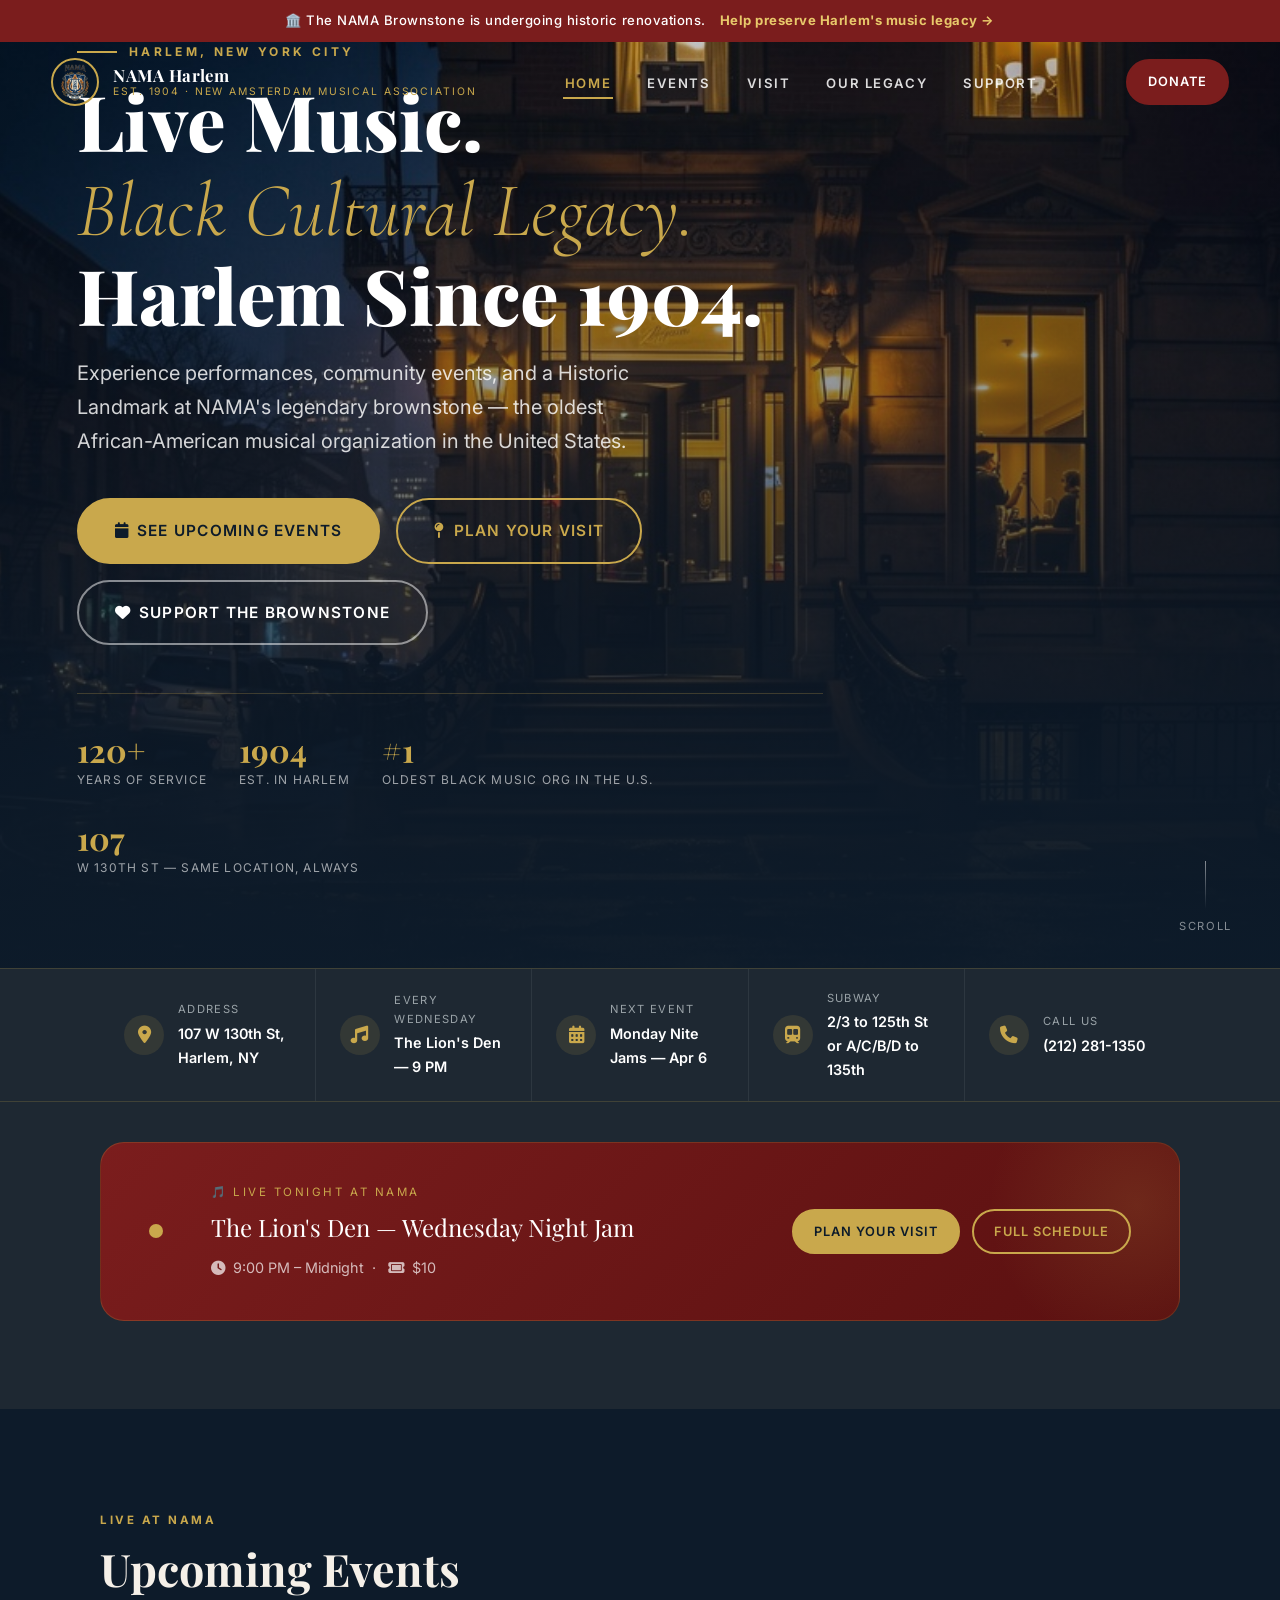
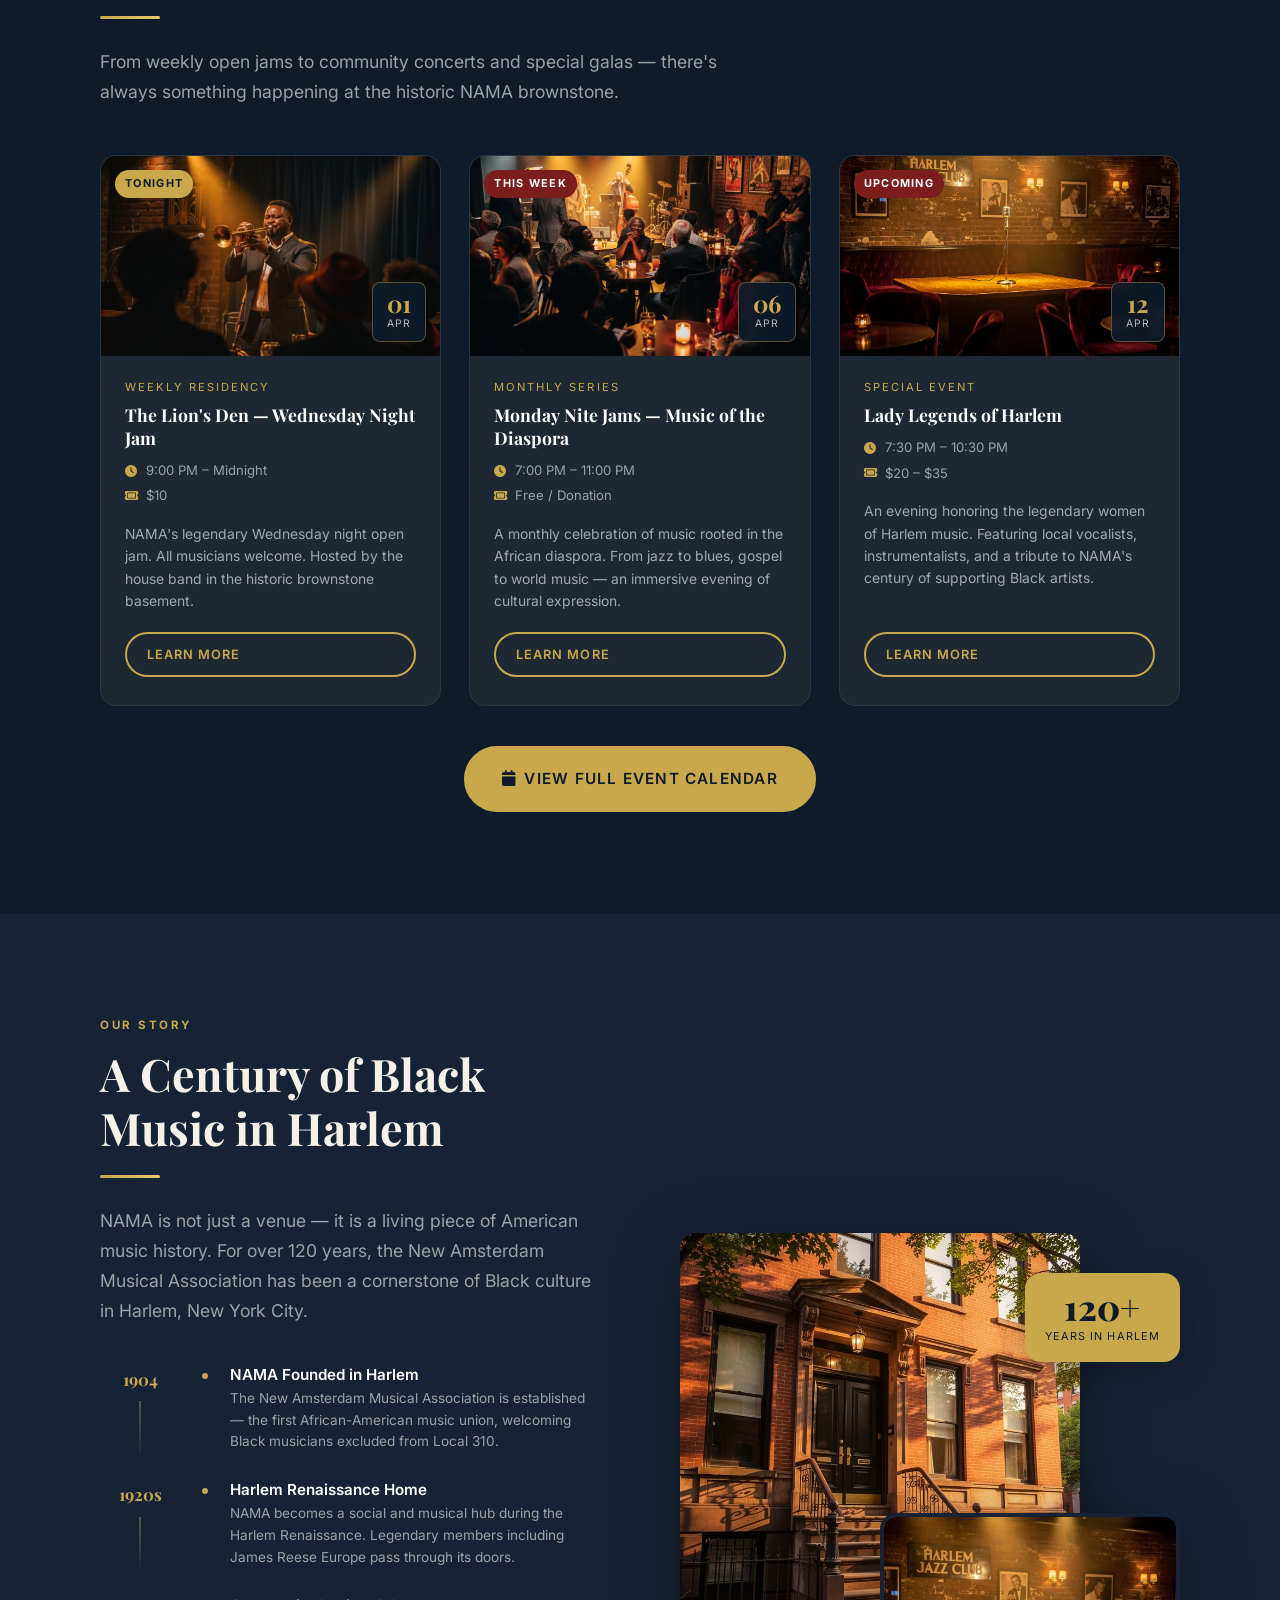
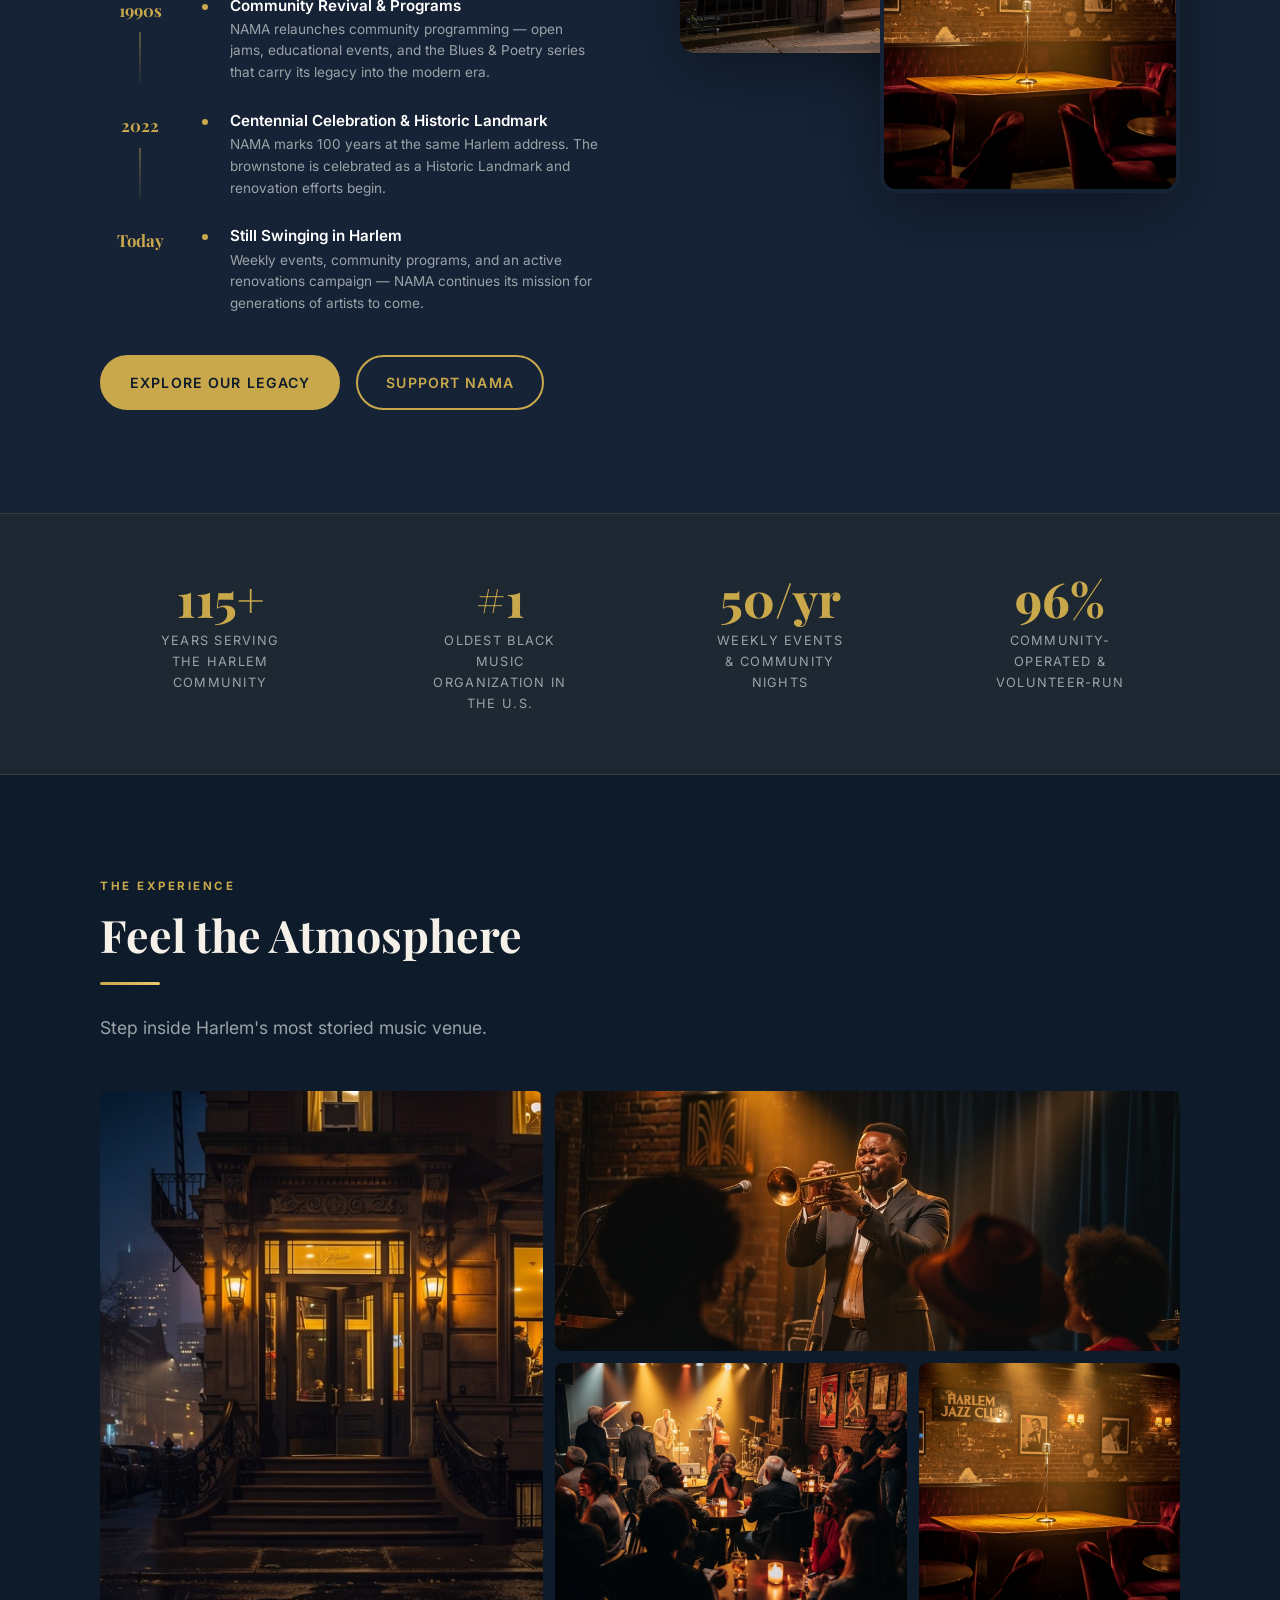
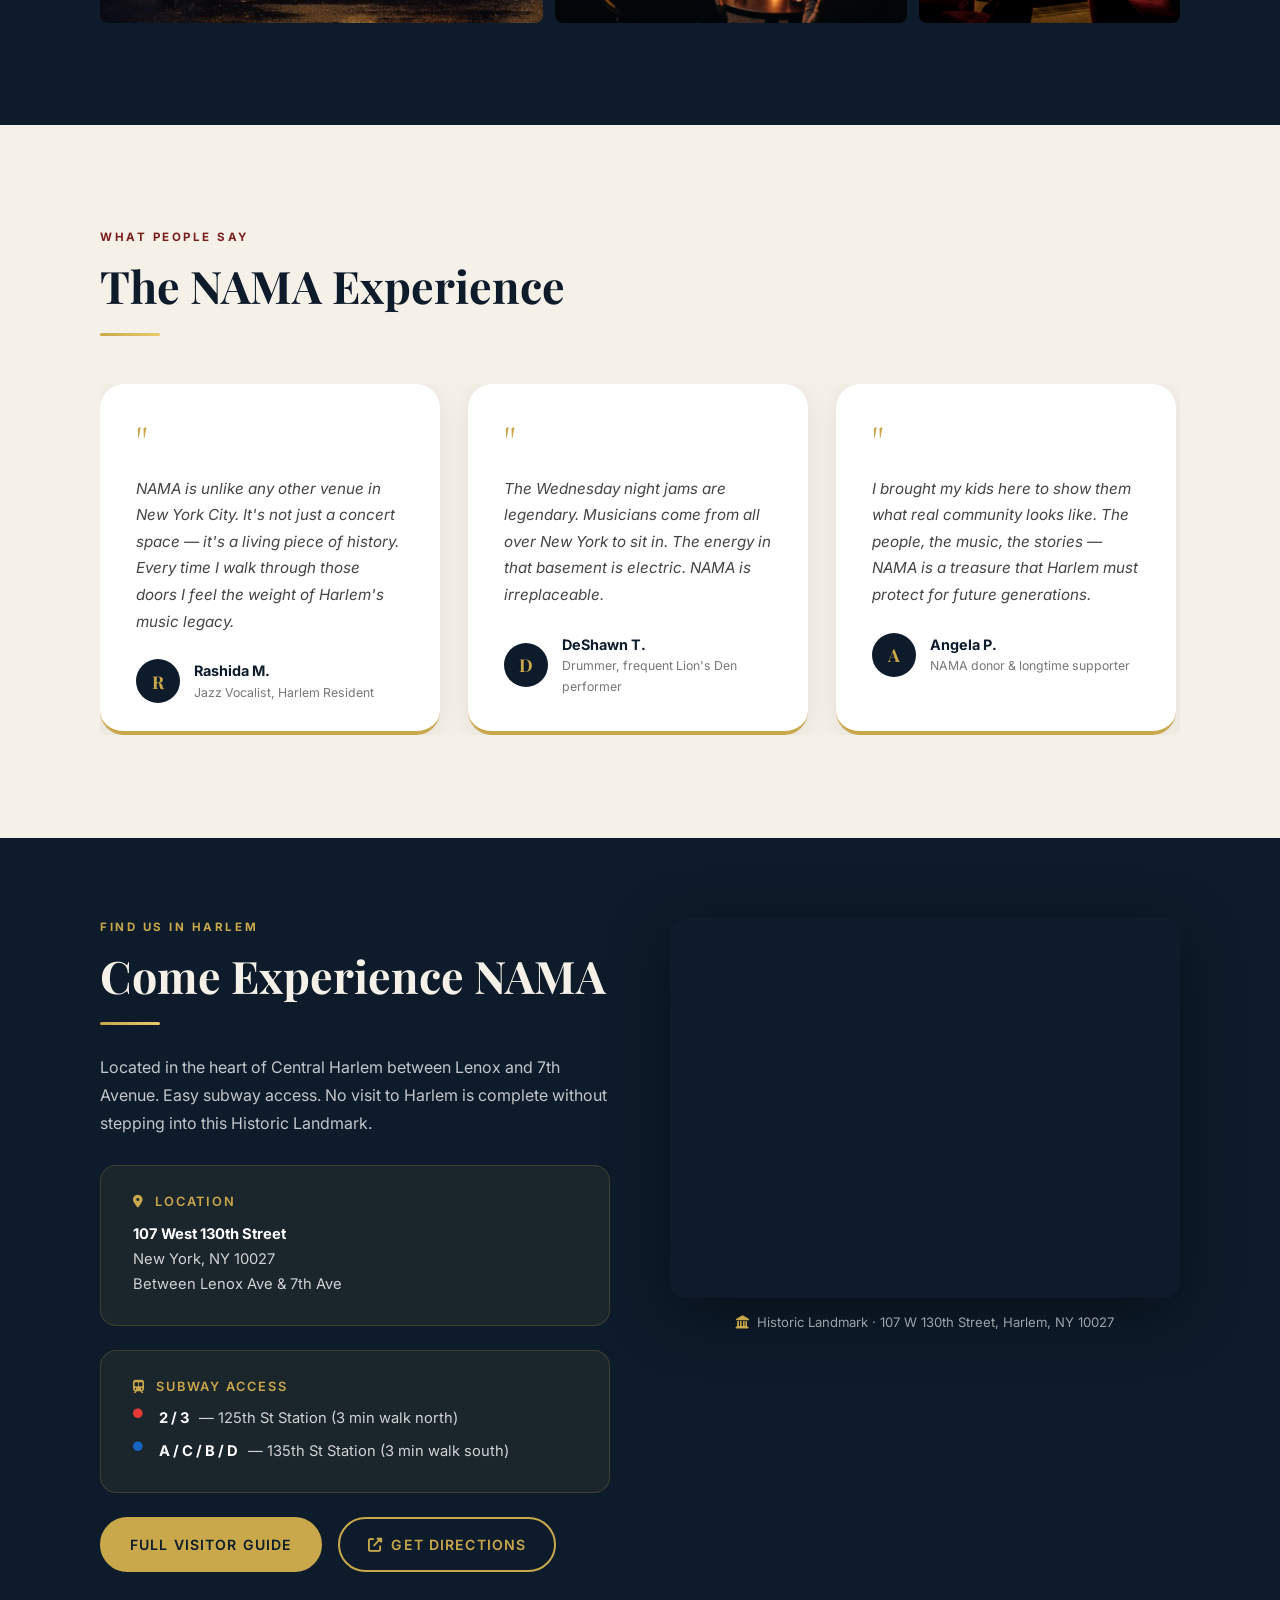
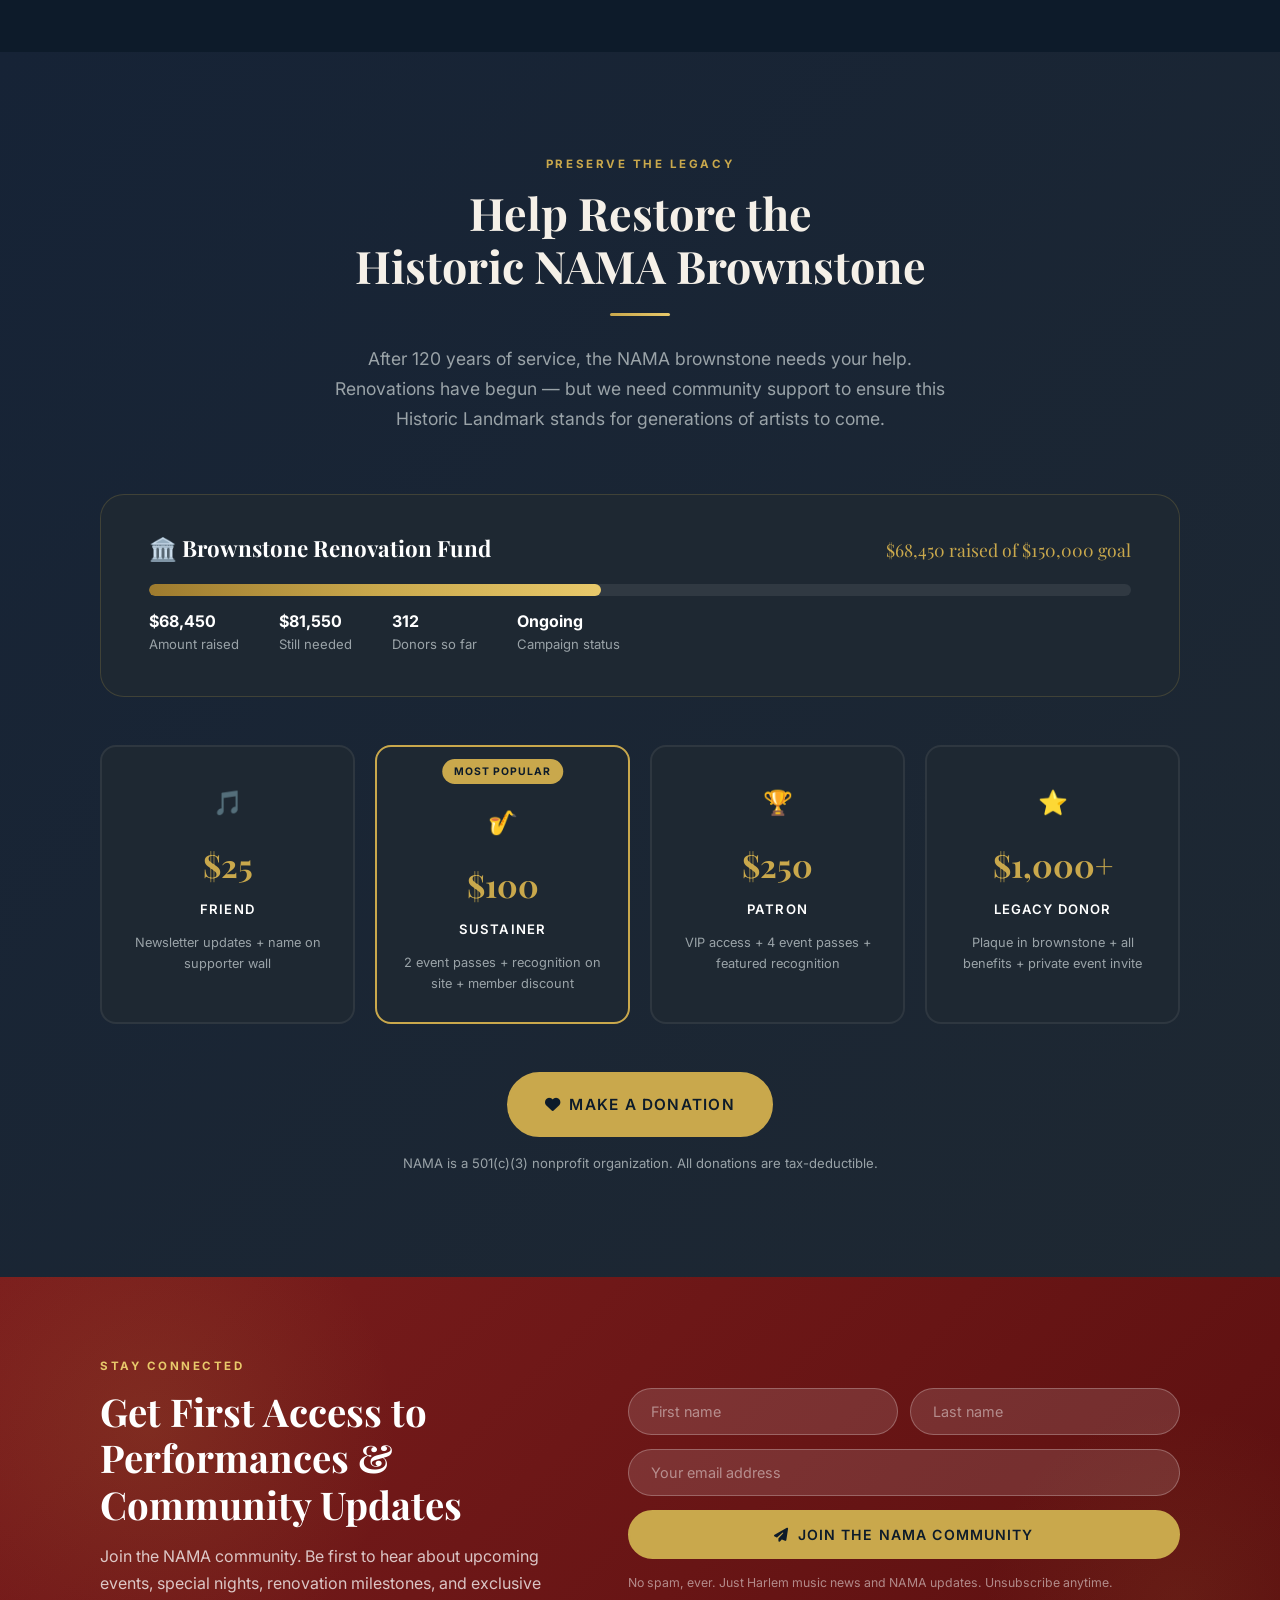
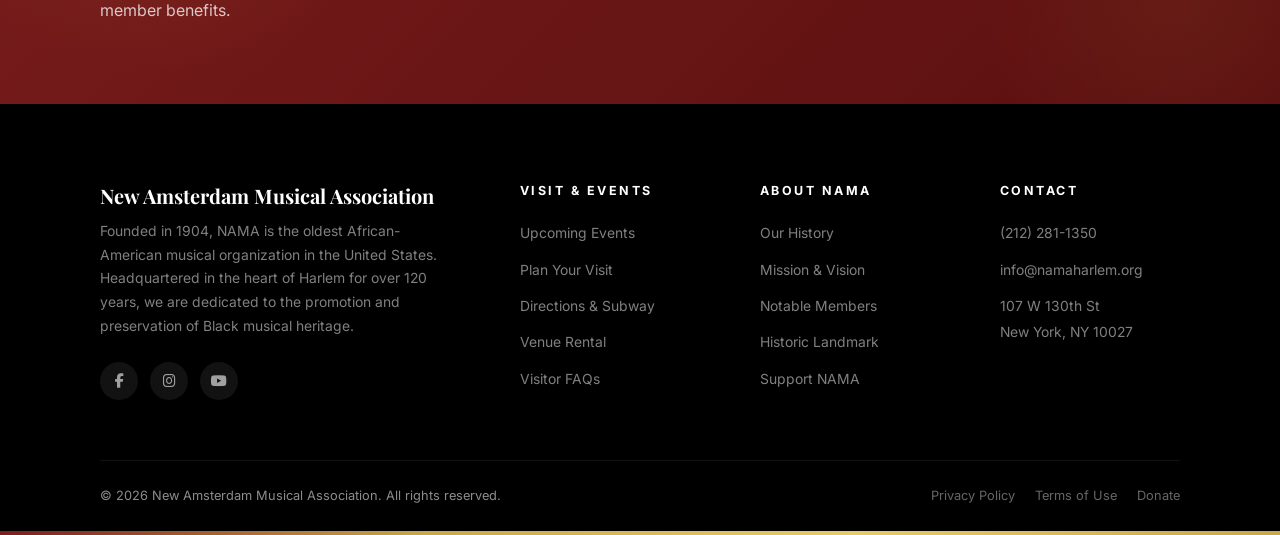
<file: index.html>
<!DOCTYPE html>
<html lang="en">
<head>
  <meta charset="UTF-8">
  <meta name="viewport" content="width=device-width, initial-scale=1.0">
  <meta name="description" content="New Amsterdam Musical Association (NAMA) — Harlem's historic home for Black music, live performance, and cultural legacy since 1904. Live jazz, blues & community events at 107 W 130th St.">
  <meta name="keywords" content="NAMA Harlem, New Amsterdam Musical Association, Harlem jazz venue, live music Harlem, historic brownstone, Black music NYC">
  <meta property="og:title" content="NAMA Harlem — Live Music Since 1904">
  <meta property="og:description" content="Harlem's oldest African-American musical organization. Experience live jazz, blues & community events at the historic NAMA brownstone.">
  <meta property="og:image" content="images/hero-brownstone.jpg">
  <meta property="og:type" content="website">
  <title>NAMA Harlem — New Amsterdam Musical Association | Live Music Since 1904</title>
  <link rel="preconnect" href="https://fonts.googleapis.com">
  <link rel="preconnect" href="https://fonts.gstatic.com" crossorigin>
  <link href="https://fonts.googleapis.com/css2?family=Playfair+Display:ital,wght@0,700;0,800;1,400;1,700&family=Cormorant+Garamond:ital,wght@0,300;1,300;1,400&family=Inter:wght@400;500;600;700&display=swap" rel="stylesheet">
  <link rel="stylesheet" href="https://cdn.jsdelivr.net/npm/@fortawesome/fontawesome-free@6.4.0/css/all.min.css">
  <link rel="stylesheet" href="css/style.css">
</head>
<body>

  <!-- Announcement Bar -->
  <div class="announcement-bar">
    🏛️ The NAMA Brownstone is undergoing historic renovations. &nbsp;
    <a href="support.html">Help preserve Harlem's music legacy →</a>
  </div>

  <!-- Navigation -->
  <nav class="navbar" id="navbar">
    <div class="navbar__inner">
      <a href="index.html" class="navbar__logo">
        <img src="images/nama-crest.png" alt="NAMA crest" class="navbar__logo-img">
        <div class="navbar__logo-text">
          <span class="navbar__logo-name">NAMA Harlem</span>
          <span class="navbar__logo-sub">Est. 1904 · New Amsterdam Musical Association</span>
        </div>
      </a>

      <ul class="navbar__nav">
        <li><a href="index.html" class="active">Home</a></li>
        <li><a href="events.html">Events</a></li>
        <li><a href="visit.html">Visit</a></li>
        <li><a href="about.html">Our Legacy</a></li>
        <li><a href="support.html">Support</a></li>
      </ul>

      <div class="navbar__actions">
        <a href="support.html" class="btn btn--burgundy btn--sm">Donate</a>
        <button class="navbar__hamburger" aria-label="Open menu">
          <span></span><span></span><span></span>
        </button>
      </div>
    </div>
  </nav>

  <!-- Mobile Nav Overlay -->
  <div class="nav-overlay" role="dialog" aria-modal="true">
    <button class="nav-overlay__close" aria-label="Close menu">&times;</button>
    <a href="index.html">Home</a>
    <a href="events.html">Events</a>
    <a href="visit.html">Visit NAMA</a>
    <a href="about.html">Our Legacy</a>
    <a href="support.html">Support & Donate</a>
    <a href="support.html" class="btn btn--gold" style="margin-top:12px">Donate Now</a>
  </div>

  <!-- ===================== HERO ===================== -->
  <section class="hero">
    <div class="hero__bg" id="heroBg"></div>
    <div class="hero__overlay"></div>

    <div class="hero__content">
      <div class="hero__eyebrow">Harlem, New York City</div>
      <h1 class="hero__title">
        Live Music.<br>
        <em>Black Cultural Legacy.</em><br>
        Harlem Since 1904.
      </h1>
      <p class="hero__subtitle">
        Experience performances, community events, and a Historic Landmark at NAMA's legendary brownstone — the oldest African-American musical organization in the United States.
      </p>

      <div class="btn-group">
        <a href="events.html" class="btn btn--gold btn--lg">
          <i class="fa fa-calendar"></i> See Upcoming Events
        </a>
        <a href="visit.html" class="btn btn--outline btn--lg">
          <i class="fa fa-map-pin"></i> Plan Your Visit
        </a>
        <a href="support.html" class="btn btn--outline-white btn--lg">
          <i class="fa fa-heart"></i> Support the Brownstone
        </a>
      </div>

      <div class="hero__stats">
        <div class="hero__stat-item">
          <span class="hero__stat-number">120+</span>
          <span class="hero__stat-label">Years of Service</span>
        </div>
        <div class="hero__stat-item">
          <span class="hero__stat-number">1904</span>
          <span class="hero__stat-label">Est. in Harlem</span>
        </div>
        <div class="hero__stat-item">
          <span class="hero__stat-number">#1</span>
          <span class="hero__stat-label">Oldest Black Music Org in the U.S.</span>
        </div>
        <div class="hero__stat-item">
          <span class="hero__stat-number">107</span>
          <span class="hero__stat-label">W 130th St — Same Location, Always</span>
        </div>
      </div>
    </div>

    <div class="hero__scroll">
      <div class="hero__scroll-line"></div>
      Scroll
    </div>
  </section>

  <!-- ===================== QUICK INFO BAR ===================== -->
  <div class="quick-info">
    <div class="quick-info__inner container">
      <a href="visit.html" class="quick-info__item">
        <div class="quick-info__icon"><i class="fa fa-map-marker-alt"></i></div>
        <div>
          <div class="quick-info__label">Address</div>
          <div class="quick-info__value">107 W 130th St, Harlem, NY</div>
        </div>
      </a>
      <a href="events.html" class="quick-info__item">
        <div class="quick-info__icon"><i class="fa fa-music"></i></div>
        <div>
          <div class="quick-info__label">Every Wednesday</div>
          <div class="quick-info__value">The Lion's Den — 9 PM</div>
        </div>
      </a>
      <a href="events.html" class="quick-info__item">
        <div class="quick-info__icon"><i class="fa fa-calendar-alt"></i></div>
        <div>
          <div class="quick-info__label">Next Event</div>
          <div class="quick-info__value">Monday Nite Jams — Apr 6</div>
        </div>
      </a>
      <a href="visit.html" class="quick-info__item">
        <div class="quick-info__icon"><i class="fa fa-subway"></i></div>
        <div>
          <div class="quick-info__label">Subway</div>
          <div class="quick-info__value">2/3 to 125th St or A/C/B/D to 135th</div>
        </div>
      </a>
      <a href="support.html" class="quick-info__item">
        <div class="quick-info__icon"><i class="fa fa-phone"></i></div>
        <div>
          <div class="quick-info__label">Call Us</div>
          <div class="quick-info__value">(212) 281-1350</div>
        </div>
      </a>
    </div>
  </div>

  <!-- ===================== TONIGHT BANNER ===================== -->
  <section class="section section--charcoal" style="padding: 40px 0;">
    <div class="container">
      <div class="tonight-banner" id="tonight-banner-content">
        <!-- Populated by JS -->
      </div>
    </div>
  </section>

  <!-- ===================== UPCOMING EVENTS ===================== -->
  <section class="section" id="events">
    <div class="container">
      <span class="section-label fade-in">Live at NAMA</span>
      <h2 class="section-title fade-in">Upcoming Events</h2>
      <div class="gold-divider fade-in"></div>
      <p class="section-subtitle fade-in">
        From weekly open jams to community concerts and special galas — there's always something happening at the historic NAMA brownstone.
      </p>

      <div class="events-grid" id="events-grid-home">
        <!-- Populated by JS -->
      </div>

      <div class="text-center mt-40 fade-in">
        <a href="events.html" class="btn btn--gold btn--lg">
          <i class="fa fa-calendar"></i> View Full Event Calendar
        </a>
      </div>
    </div>
  </section>

  <!-- ===================== LEGACY / ABOUT ===================== -->
  <section class="section section--mid legacy-section" id="legacy">
    <div class="container">
      <div class="grid-2">
        <div>
          <span class="section-label fade-in">Our Story</span>
          <h2 class="section-title fade-in">
            A Century of Black<br>Music in Harlem
          </h2>
          <div class="gold-divider fade-in"></div>
          <p class="section-subtitle fade-in">
            NAMA is not just a venue — it is a living piece of American music history. For over 120 years, the New Amsterdam Musical Association has been a cornerstone of Black culture in Harlem, New York City.
          </p>

          <div class="legacy__timeline fade-in">
            <div class="legacy__timeline-item">
              <div class="legacy__timeline-left">
                <span class="legacy__timeline-year">1904</span>
                <div class="legacy__timeline-line"></div>
              </div>
              <div class="legacy__timeline-dot"></div>
              <div class="legacy__timeline-content">
                <h4>NAMA Founded in Harlem</h4>
                <p>The New Amsterdam Musical Association is established — the first African-American music union, welcoming Black musicians excluded from Local 310.</p>
              </div>
            </div>
            <div class="legacy__timeline-item">
              <div class="legacy__timeline-left">
                <span class="legacy__timeline-year">1920s</span>
                <div class="legacy__timeline-line"></div>
              </div>
              <div class="legacy__timeline-dot"></div>
              <div class="legacy__timeline-content">
                <h4>Harlem Renaissance Home</h4>
                <p>NAMA becomes a social and musical hub during the Harlem Renaissance. Legendary members including James Reese Europe pass through its doors.</p>
              </div>
            </div>
            <div class="legacy__timeline-item">
              <div class="legacy__timeline-left">
                <span class="legacy__timeline-year">1990s</span>
                <div class="legacy__timeline-line"></div>
              </div>
              <div class="legacy__timeline-dot"></div>
              <div class="legacy__timeline-content">
                <h4>Community Revival & Programs</h4>
                <p>NAMA relaunches community programming — open jams, educational events, and the Blues & Poetry series that carry its legacy into the modern era.</p>
              </div>
            </div>
            <div class="legacy__timeline-item">
              <div class="legacy__timeline-left">
                <span class="legacy__timeline-year">2022</span>
                <div class="legacy__timeline-line"></div>
              </div>
              <div class="legacy__timeline-dot"></div>
              <div class="legacy__timeline-content">
                <h4>Centennial Celebration &amp; Historic Landmark</h4>
                <p>NAMA marks 100 years at the same Harlem address. The brownstone is celebrated as a Historic Landmark and renovation efforts begin.</p>
              </div>
            </div>
            <div class="legacy__timeline-item">
              <div class="legacy__timeline-left">
                <span class="legacy__timeline-year">Today</span>
              </div>
              <div class="legacy__timeline-dot"></div>
              <div class="legacy__timeline-content">
                <h4>Still Swinging in Harlem</h4>
                <p>Weekly events, community programs, and an active renovations campaign — NAMA continues its mission for generations of artists to come.</p>
              </div>
            </div>
          </div>

          <div class="btn-group mt-40 fade-in">
            <a href="about.html" class="btn btn--gold">Explore Our Legacy</a>
            <a href="support.html" class="btn btn--outline">Support NAMA</a>
          </div>
        </div>

        <div class="legacy__img-stack fade-in">
          <img src="images/brownstone-day.jpg" alt="NAMA brownstone exterior" class="legacy__img-main">
          <img src="images/venue-interior.jpg" alt="NAMA venue interior" class="legacy__img-secondary">
          <div class="legacy__img-badge">
            <div class="legacy__img-badge-num">120+</div>
            <div class="legacy__img-badge-text">Years in Harlem</div>
          </div>
        </div>
      </div>
    </div>
  </section>

  <!-- ===================== IMPACT NUMBERS ===================== -->
  <section class="impact-strip section--charcoal">
    <div class="container">
      <div class="impact-strip__inner">
        <div class="impact-item fade-in">
          <div class="impact-item__number" data-counter data-target="120" data-suffix="+">120+</div>
          <div class="impact-item__label">Years Serving the Harlem Community</div>
        </div>
        <div class="impact-item fade-in fade-in-delay-1">
          <div class="impact-item__number" data-counter data-target="1" data-prefix="#">#1</div>
          <div class="impact-item__label">Oldest Black Music Organization in the U.S.</div>
        </div>
        <div class="impact-item fade-in fade-in-delay-2">
          <div class="impact-item__number" data-counter data-target="52" data-suffix="/yr">52/yr</div>
          <div class="impact-item__label">Weekly Events &amp; Community Nights</div>
        </div>
        <div class="impact-item fade-in fade-in-delay-3">
          <div class="impact-item__number" data-counter data-target="100" data-suffix="%">100%</div>
          <div class="impact-item__label">Community-Operated &amp; Volunteer-Run</div>
        </div>
      </div>
    </div>
  </section>

  <!-- ===================== ATMOSPHERE GALLERY ===================== -->
  <section class="section" id="gallery">
    <div class="container">
      <span class="section-label fade-in">The Experience</span>
      <h2 class="section-title fade-in">Feel the Atmosphere</h2>
      <div class="gold-divider fade-in"></div>
      <p class="section-subtitle fade-in">Step inside Harlem's most storied music venue.</p>

      <div class="gallery-grid fade-in">
        <div class="gallery-item gallery-item--1">
          <img src="images/hero-brownstone.jpg" alt="NAMA brownstone at night">
          <div class="gallery-item__overlay">
            <span class="gallery-item__caption">The Brownstone at Night</span>
          </div>
        </div>
        <div class="gallery-item gallery-item--2">
          <img src="images/jazz-performance.jpg" alt="Live jazz performance">
          <div class="gallery-item__overlay">
            <span class="gallery-item__caption">Live on the NAMA Stage</span>
          </div>
        </div>
        <div class="gallery-item gallery-item--3">
          <img src="images/audience.jpg" alt="Community gathering">
          <div class="gallery-item__overlay">
            <span class="gallery-item__caption">Community &amp; Culture</span>
          </div>
        </div>
        <div class="gallery-item gallery-item--4">
          <img src="images/venue-interior.jpg" alt="NAMA interior">
          <div class="gallery-item__overlay">
            <span class="gallery-item__caption">Intimate Venue Interior</span>
          </div>
        </div>
      </div>
    </div>
  </section>

  <!-- ===================== TESTIMONIALS ===================== -->
  <section class="testimonials" id="testimonials">
    <div class="container">
      <span class="section-label fade-in">What People Say</span>
      <h2 class="section-title fade-in">The NAMA Experience</h2>
      <div class="gold-divider fade-in"></div>

      <div class="testimonials-track fade-in">
        <div class="testimonial-card">
          <div class="testimonial-card__quote">"</div>
          <p class="testimonial-card__text">NAMA is unlike any other venue in New York City. It's not just a concert space — it's a living piece of history. Every time I walk through those doors I feel the weight of Harlem's music legacy.</p>
          <div class="testimonial-card__author">
            <div class="testimonial-card__avatar">R</div>
            <div>
              <div class="testimonial-card__name">Rashida M.</div>
              <div class="testimonial-card__role">Jazz Vocalist, Harlem Resident</div>
            </div>
          </div>
        </div>

        <div class="testimonial-card">
          <div class="testimonial-card__quote">"</div>
          <p class="testimonial-card__text">The Wednesday night jams are legendary. Musicians come from all over New York to sit in. The energy in that basement is electric. NAMA is irreplaceable.</p>
          <div class="testimonial-card__author">
            <div class="testimonial-card__avatar">D</div>
            <div>
              <div class="testimonial-card__name">DeShawn T.</div>
              <div class="testimonial-card__role">Drummer, frequent Lion's Den performer</div>
            </div>
          </div>
        </div>

        <div class="testimonial-card">
          <div class="testimonial-card__quote">"</div>
          <p class="testimonial-card__text">I brought my kids here to show them what real community looks like. The people, the music, the stories — NAMA is a treasure that Harlem must protect for future generations.</p>
          <div class="testimonial-card__author">
            <div class="testimonial-card__avatar">A</div>
            <div>
              <div class="testimonial-card__name">Angela P.</div>
              <div class="testimonial-card__role">NAMA donor &amp; longtime supporter</div>
            </div>
          </div>
        </div>

        <div class="testimonial-card">
          <div class="testimonial-card__quote">"</div>
          <p class="testimonial-card__text">If you want to experience authentic Harlem, you have to visit NAMA. No tourist traps, no gimmicks. Just real music, real community, real culture in a truly historic space.</p>
          <div class="testimonial-card__author">
            <div class="testimonial-card__avatar">M</div>
            <div>
              <div class="testimonial-card__name">Marcus J.</div>
              <div class="testimonial-card__role">Music educator &amp; NYC guide</div>
            </div>
          </div>
        </div>
      </div>
    </div>
  </section>

  <!-- ===================== VISIT CTA STRIP ===================== -->
  <section class="section visit-section" id="visit" style="padding: 80px 0;">
    <div class="container">
      <div class="grid-2">
        <div class="fade-in">
          <span class="section-label">Find Us in Harlem</span>
          <h2 class="section-title">Come Experience NAMA</h2>
          <div class="gold-divider"></div>
          <p style="font-size:1rem; color: rgba(255,255,255,0.75); margin-bottom: 28px; line-height:1.75;">
            Located in the heart of Central Harlem between Lenox and 7th Avenue. Easy subway access. No visit to Harlem is complete without stepping into this Historic Landmark.
          </p>

          <div class="visit__info-block">
            <h4><i class="fa fa-map-marker-alt"></i> &nbsp;Location</h4>
            <p><strong style="color:#fff;">107 West 130th Street</strong><br>New York, NY 10027<br>Between Lenox Ave &amp; 7th Ave</p>
          </div>

          <div class="visit__info-block">
            <h4><i class="fa fa-subway"></i> &nbsp;Subway Access</h4>
            <ul>
              <li><i class="fa fa-circle" style="font-size:0.6rem;color:#e53935;"></i> <strong style="color:#fff;">2 / 3</strong> — 125th St Station (3 min walk north)</li>
              <li><i class="fa fa-circle" style="font-size:0.6rem;color:#1565c0;"></i> <strong style="color:#fff;">A / C / B / D</strong> — 135th St Station (3 min walk south)</li>
            </ul>
          </div>

          <div class="btn-group mt-24">
            <a href="visit.html" class="btn btn--gold">Full Visitor Guide</a>
            <a href="https://maps.google.com/?q=107+W+130th+St+New+York+NY+10027" target="_blank" rel="noopener" class="btn btn--outline">
              <i class="fa fa-external-link-alt"></i> Get Directions
            </a>
          </div>
        </div>

        <div class="fade-in fade-in-delay-2">
          <div class="visit__map-container">
            <iframe
              src="https://www.google.com/maps/embed?pb=!1m18!1m12!1m3!1d3019.523!2d-73.9448!3d40.8125!2m3!1f0!2f0!3f0!3m2!1i1024!2i768!4f13.1!3m3!1m2!1s0x89c2f609373bb42b%3A0x4528f82f2793d9d3!2s107%20W%20130th%20St%2C%20New%20York%2C%20NY%2010027!5e0!3m2!1sen!2sus!4v1711700000000!5m2!1sen!2sus"
              allowfullscreen=""
              loading="lazy"
              referrerpolicy="no-referrer-when-downgrade"
              title="NAMA Harlem location map">
            </iframe>
          </div>
          <p style="text-align:center; margin-top:14px; font-size:0.82rem; color:var(--smoke);">
            <i class="fa fa-landmark" style="color:var(--gold);"></i>
            &nbsp;Historic Landmark · 107 W 130th Street, Harlem, NY 10027
          </p>
        </div>
      </div>
    </div>
  </section>

  <!-- ===================== SUPPORT / DONATE ===================== -->
  <section class="section support-section" id="support">
    <div class="container">
      <div class="support-intro fade-in">
        <span class="section-label">Preserve the Legacy</span>
        <h2 class="section-title">Help Restore the<br>Historic NAMA Brownstone</h2>
        <div class="gold-divider gold-divider--center"></div>
        <p class="section-subtitle" style="margin: 0 auto 0;">
          After 120 years of service, the NAMA brownstone needs your help. Renovations have begun — but we need community support to ensure this Historic Landmark stands for generations of artists to come.
        </p>
      </div>

      <!-- Progress Card -->
      <div class="progress-card fade-in">
        <div class="progress-card__header">
          <h3 class="progress-card__title">🏛️ Brownstone Renovation Fund</h3>
          <span class="progress-card__amount">$68,450 raised of $150,000 goal</span>
        </div>
        <div class="progress-bar-wrap">
          <div class="progress-bar" data-width="46" style="width: 0%"></div>
        </div>
        <div class="progress-card__stats">
          <div class="progress-card__stat"><strong>$68,450</strong><br>Amount raised</div>
          <div class="progress-card__stat"><strong>$81,550</strong><br>Still needed</div>
          <div class="progress-card__stat"><strong>312</strong><br>Donors so far</div>
          <div class="progress-card__stat"><strong>Ongoing</strong><br>Campaign status</div>
        </div>
      </div>

      <!-- Donation Tiers -->
      <div class="donation-tiers fade-in">
        <div class="tier-card" data-amount="25">
          <div style="font-size:1.5rem; margin-top: 8px;">🎵</div>
          <div class="tier-card__amount">$25</div>
          <div class="tier-card__name">Friend</div>
          <div class="tier-card__perks">Newsletter updates + name on supporter wall</div>
        </div>
        <div class="tier-card tier-card--featured" data-amount="100">
          <div style="font-size:1.5rem; margin-top: 28px;">🎷</div>
          <div class="tier-card__amount">$100</div>
          <div class="tier-card__name">Sustainer</div>
          <div class="tier-card__perks">2 event passes + recognition on site + member discount</div>
        </div>
        <div class="tier-card" data-amount="250">
          <div style="font-size:1.5rem; margin-top: 8px;">🏆</div>
          <div class="tier-card__amount">$250</div>
          <div class="tier-card__name">Patron</div>
          <div class="tier-card__perks">VIP access + 4 event passes + featured recognition</div>
        </div>
        <div class="tier-card" data-amount="1000">
          <div style="font-size:1.5rem; margin-top: 8px;">⭐</div>
          <div class="tier-card__amount">$1,000+</div>
          <div class="tier-card__name">Legacy Donor</div>
          <div class="tier-card__perks">Plaque in brownstone + all benefits + private event invite</div>
        </div>
      </div>

      <div class="text-center fade-in">
        <a href="support.html" class="btn btn--gold btn--lg">
          <i class="fa fa-heart"></i> Make a Donation
        </a>
        <p style="margin-top:16px; font-size:0.82rem; color:var(--smoke);">
          NAMA is a 501(c)(3) nonprofit organization. All donations are tax-deductible.
        </p>
      </div>
    </div>
  </section>

  <!-- ===================== NEWSLETTER ===================== -->
  <section class="newsletter-section" id="newsletter">
    <div class="container">
      <div class="newsletter__inner">
        <div class="newsletter__copy">
          <span class="section-label" style="color:var(--gold-lt);">Stay Connected</span>
          <h2>Get First Access to Performances &amp; Community Updates</h2>
          <p>Join the NAMA community. Be first to hear about upcoming events, special nights, renovation milestones, and exclusive member benefits.</p>
        </div>
        <div class="newsletter__form-wrap">
          <form class="newsletter__form newsletter-form-js" novalidate>
            <div class="newsletter__row">
              <input type="text" class="newsletter__input" placeholder="First name" required>
              <input type="text" class="newsletter__input" placeholder="Last name">
            </div>
            <input type="email" class="newsletter__input" placeholder="Your email address" required>
            <button type="submit" class="btn btn--gold" style="width:100%; justify-content:center;">
              <i class="fa fa-paper-plane"></i> Join the NAMA Community
            </button>
            <p class="newsletter__note">No spam, ever. Just Harlem music news and NAMA updates. Unsubscribe anytime.</p>
          </form>
        </div>
      </div>
    </div>
  </section>

  <!-- ===================== FOOTER ===================== -->
  <footer class="footer">
    <div class="container">
      <div class="footer__grid">
        <div class="footer__brand">
          <h3>New Amsterdam Musical Association</h3>
          <p>
            Founded in 1904, NAMA is the oldest African-American musical organization in the United States. Headquartered in the heart of Harlem for over 120 years, we are dedicated to the promotion and preservation of Black musical heritage.
          </p>
          <div class="footer__social">
            <a href="https://www.facebook.com/NAMA19041905/" target="_blank" rel="noopener" aria-label="Facebook"><i class="fab fa-facebook-f"></i></a>
            <a href="https://www.instagram.com/namaharlem/" target="_blank" rel="noopener" aria-label="Instagram"><i class="fab fa-instagram"></i></a>
            <a href="https://www.youtube.com/@NAMAHarlem" target="_blank" rel="noopener" aria-label="YouTube"><i class="fab fa-youtube"></i></a>
          </div>
        </div>

        <div class="footer__col">
          <h4>Visit &amp; Events</h4>
          <ul>
            <li><a href="events.html">Upcoming Events</a></li>
            <li><a href="visit.html">Plan Your Visit</a></li>
            <li><a href="visit.html#directions">Directions &amp; Subway</a></li>
            <li><a href="visit.html#venue">Venue Rental</a></li>
            <li><a href="visit.html#faq">Visitor FAQs</a></li>
          </ul>
        </div>

        <div class="footer__col">
          <h4>About NAMA</h4>
          <ul>
            <li><a href="about.html">Our History</a></li>
            <li><a href="about.html#mission">Mission &amp; Vision</a></li>
            <li><a href="about.html#members">Notable Members</a></li>
            <li><a href="about.html#landmark">Historic Landmark</a></li>
            <li><a href="support.html">Support NAMA</a></li>
          </ul>
        </div>

        <div class="footer__col">
          <h4>Contact</h4>
          <ul>
            <li><a href="tel:+12122811350">(212) 281-1350</a></li>
            <li><a href="mailto:info@namaharlem.org">info@namaharlem.org</a></li>
            <li><a href="https://maps.google.com/?q=107+W+130th+St+New+York+NY" target="_blank" rel="noopener">107 W 130th St<br>New York, NY 10027</a></li>
          </ul>
        </div>
      </div>

      <div class="footer__bottom">
        <span>© 2026 New Amsterdam Musical Association. All rights reserved.</span>
        <div style="display:flex; gap:20px; flex-wrap:wrap;">
          <a href="#">Privacy Policy</a>
          <a href="#">Terms of Use</a>
          <a href="support.html">Donate</a>
        </div>
      </div>
    </div>
    <div class="footer__gold-bar"></div>
  </footer>

  <!-- Toast notification placeholder -->
  <div class="toast" role="alert" aria-live="polite"></div>

  <script src="js/main.js"></script>
</body>
</html>
</file>
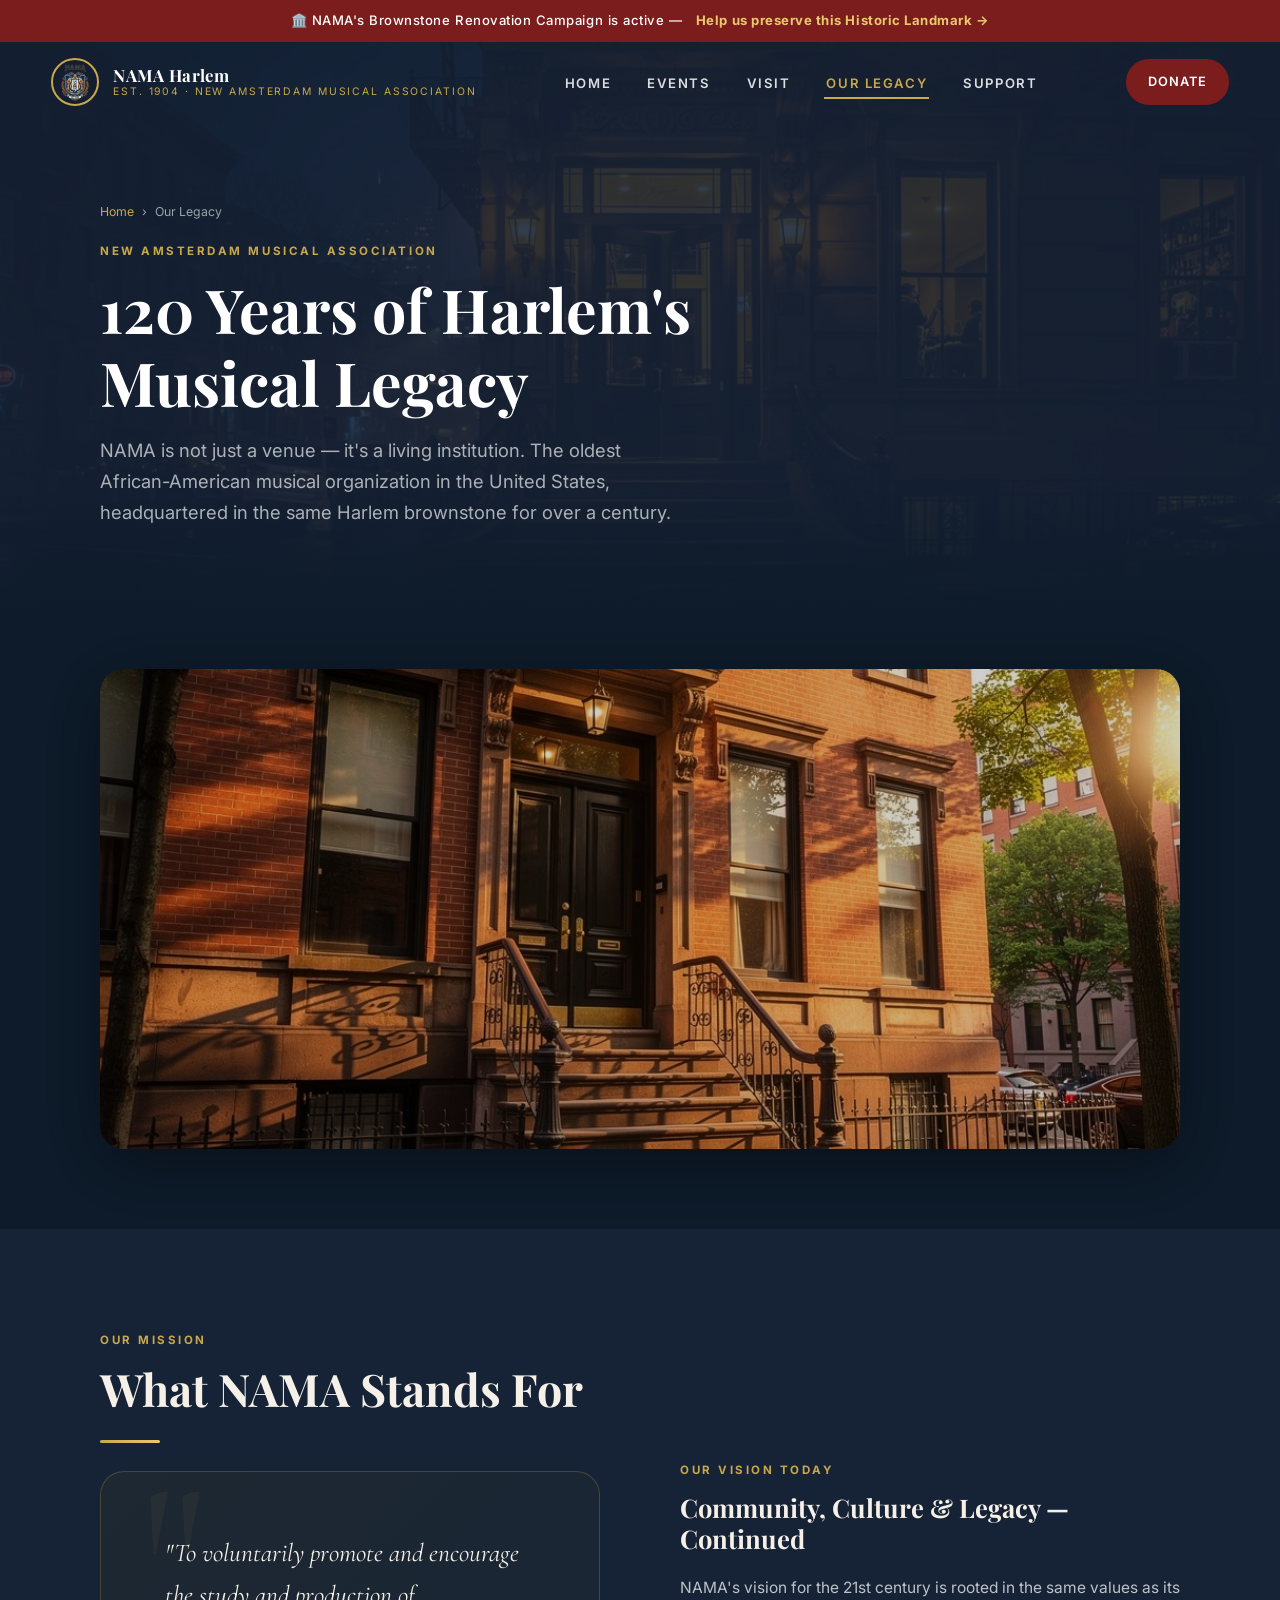
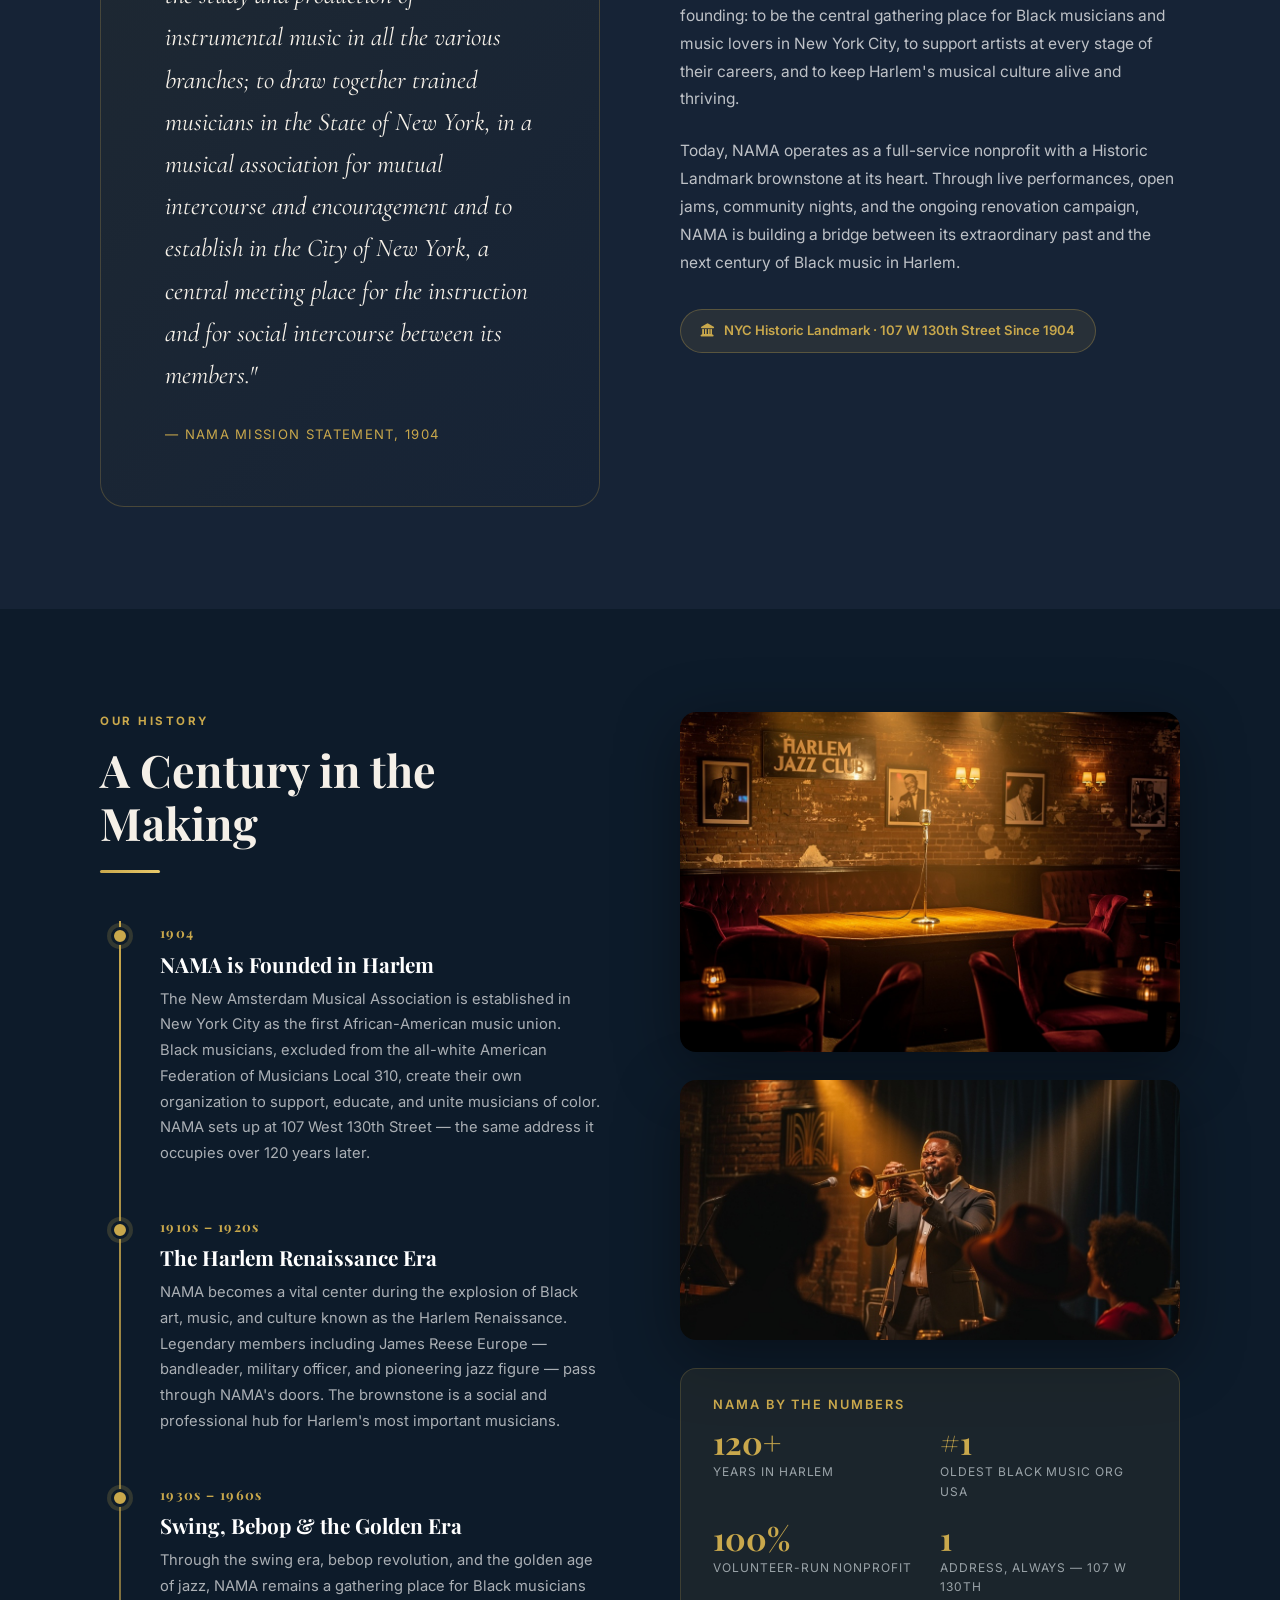
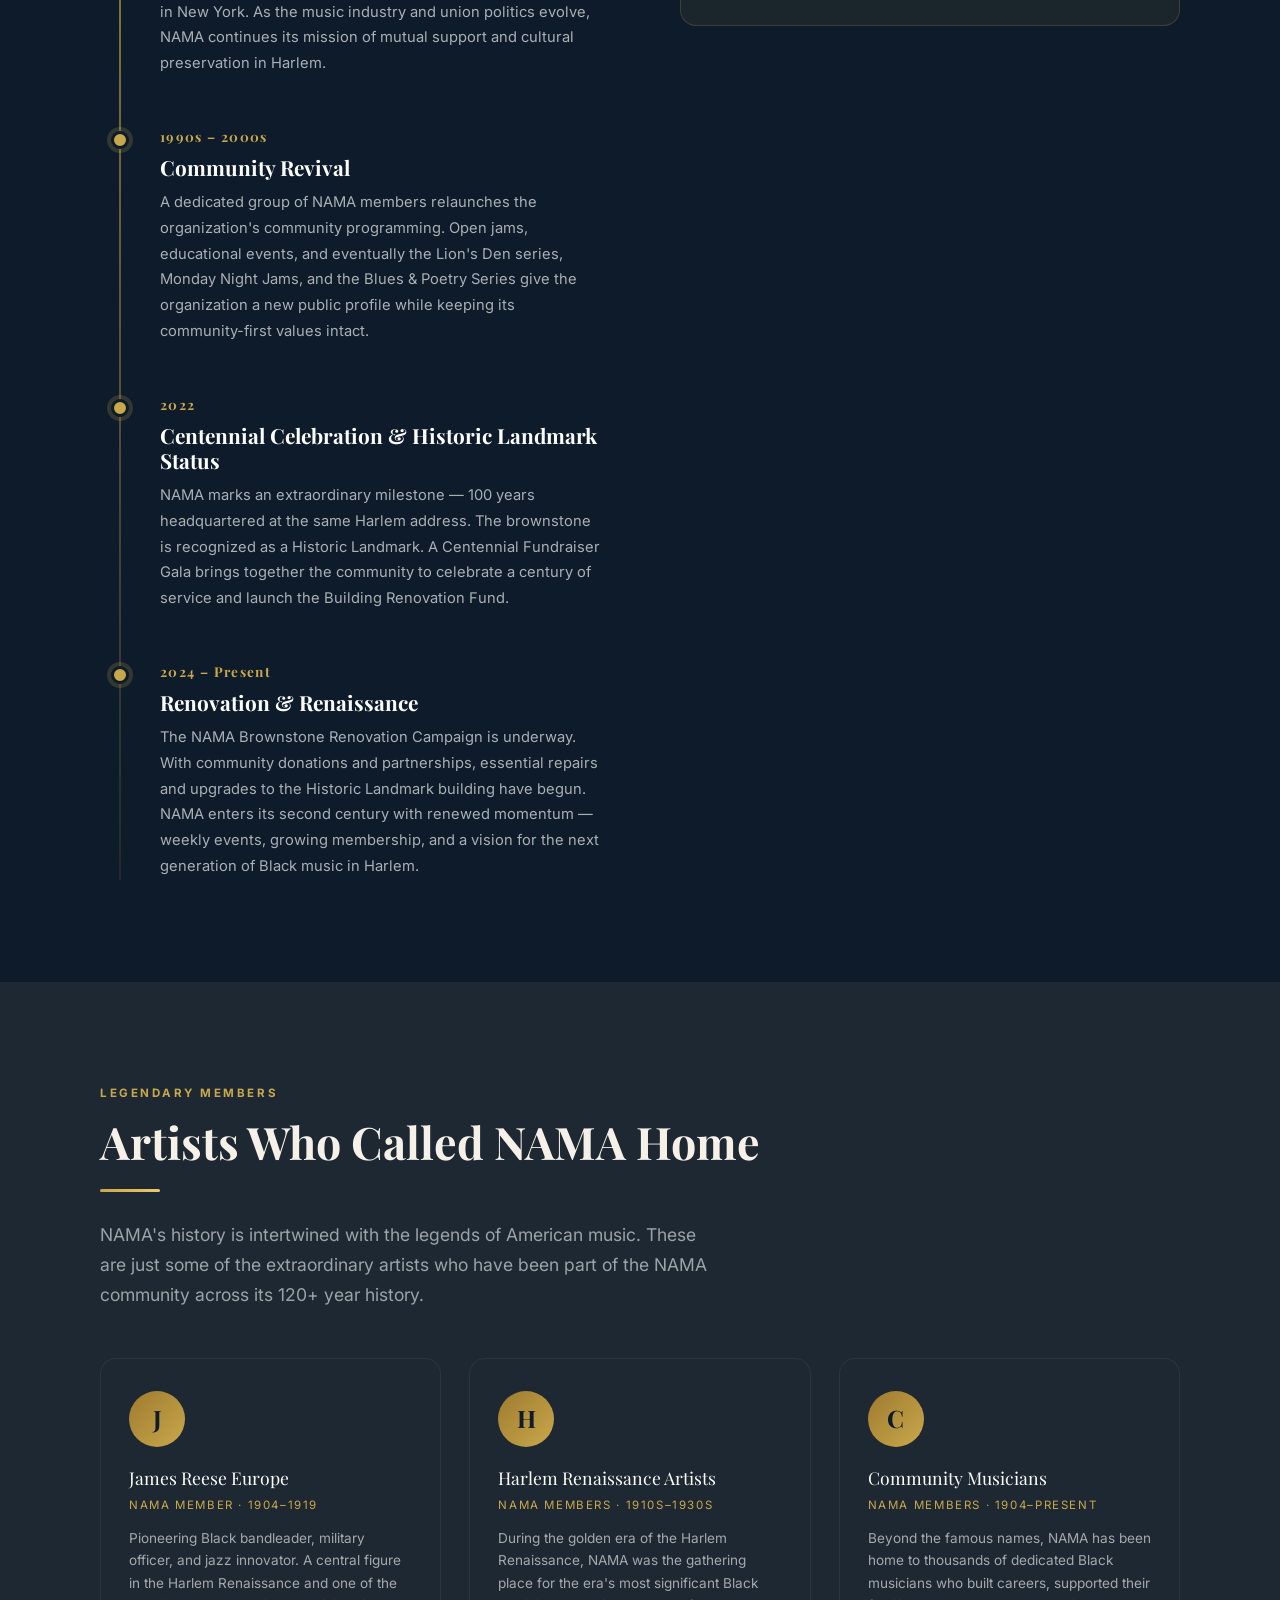
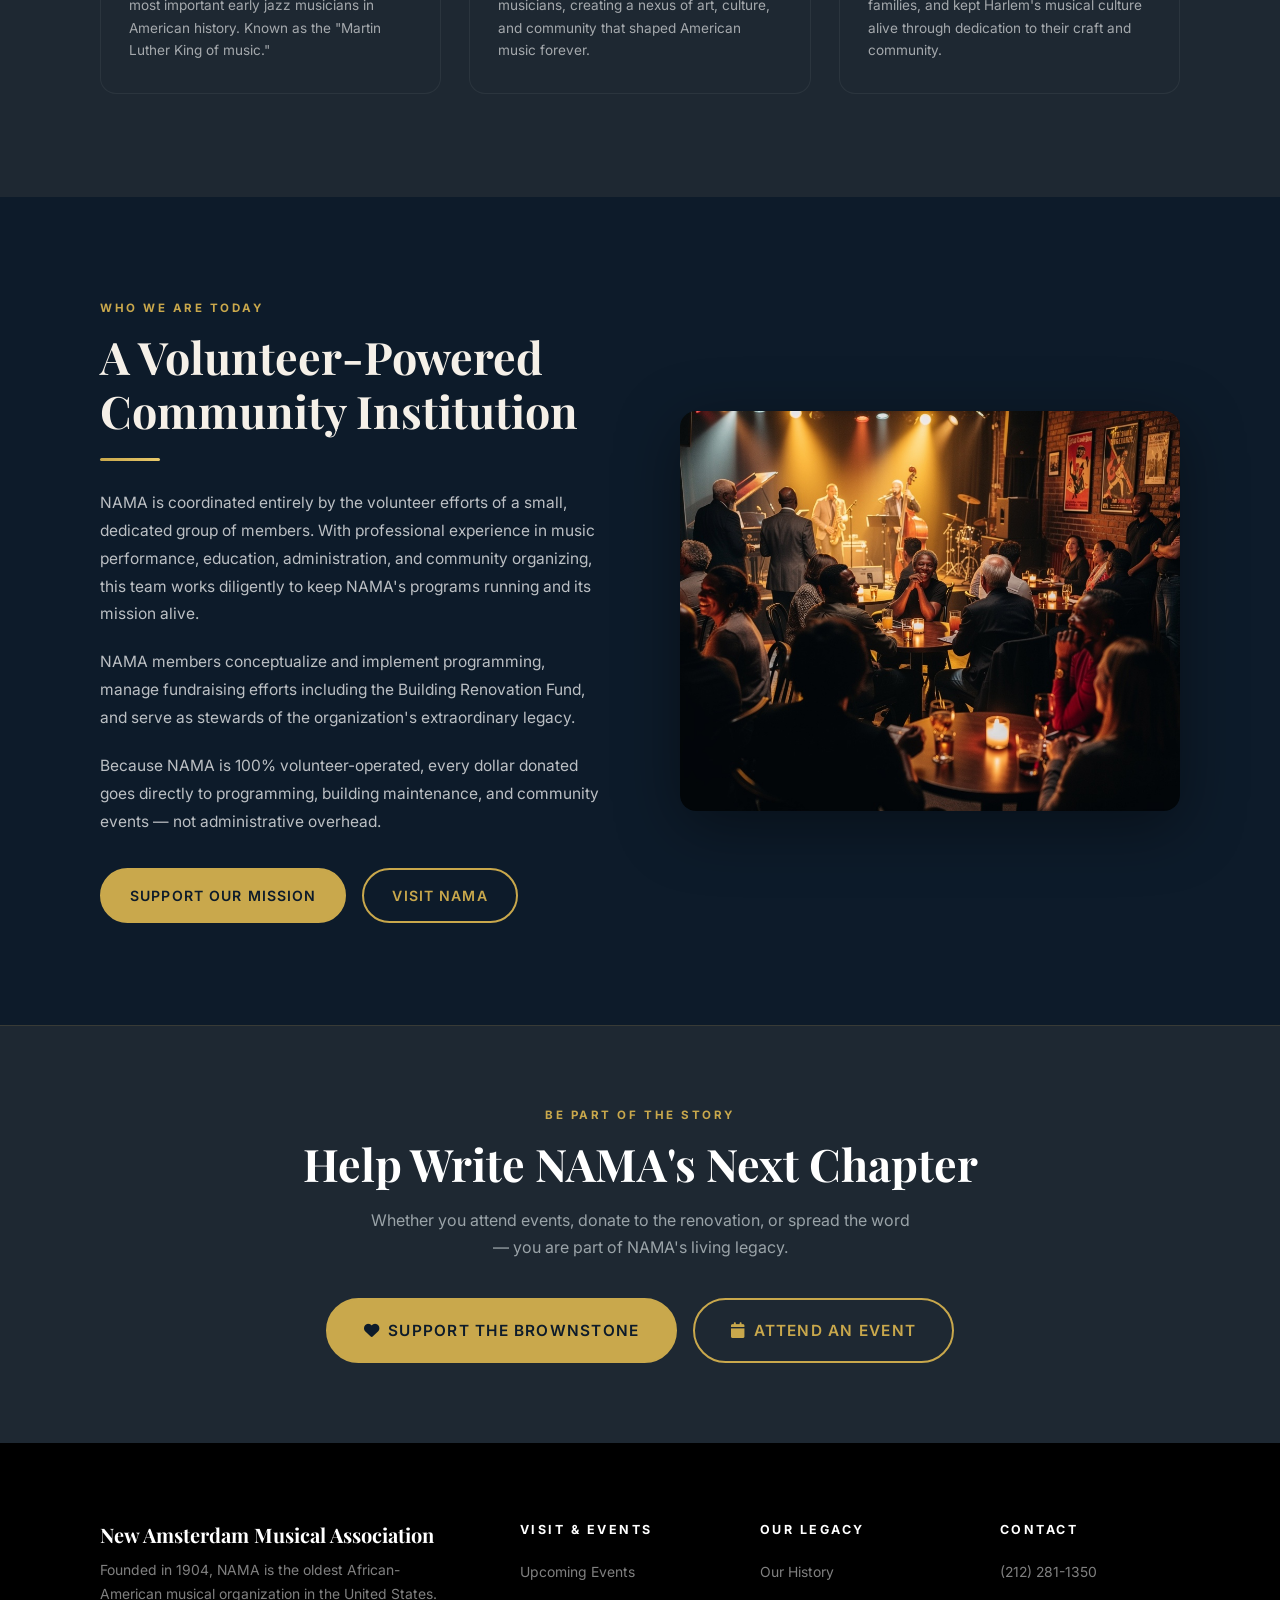
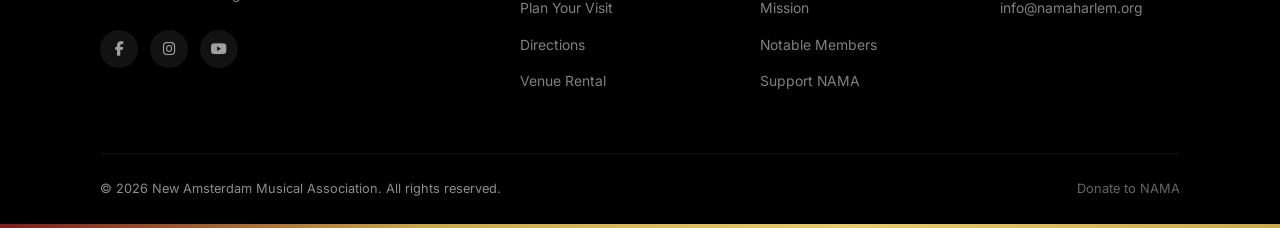
<file: about.html>
<!DOCTYPE html>
<html lang="en">
<head>
  <meta charset="UTF-8">
  <meta name="viewport" content="width=device-width, initial-scale=1.0">
  <meta name="description" content="The history and legacy of NAMA — New Amsterdam Musical Association. Founded 1904, the oldest African-American musical organization in the United States.">
  <title>Our Legacy — NAMA Harlem | New Amsterdam Musical Association Since 1904</title>
  <link rel="preconnect" href="https://fonts.googleapis.com">
  <link rel="preconnect" href="https://fonts.gstatic.com" crossorigin>
  <link href="https://fonts.googleapis.com/css2?family=Playfair+Display:ital,wght@0,700;0,800;1,400;1,700&family=Cormorant+Garamond:ital,wght@0,300;1,300;1,400&family=Inter:wght@400;500;600;700&display=swap" rel="stylesheet">
  <link rel="stylesheet" href="https://cdn.jsdelivr.net/npm/@fortawesome/fontawesome-free@6.4.0/css/all.min.css">
  <link rel="stylesheet" href="css/style.css">
  <style>
    .about-hero-image {
      width: 100%;
      height: 480px;
      object-fit: cover;
      border-radius: var(--radius-xl);
      margin-bottom: 80px;
      box-shadow: var(--shadow-lg);
      filter: brightness(0.82);
    }
    .mission-card {
      background: linear-gradient(135deg, var(--charcoal), var(--navy-mid));
      border: 1px solid rgba(201,168,76,0.25);
      border-radius: var(--radius-xl);
      padding: 60px 64px;
      position: relative;
      overflow: hidden;
    }
    .mission-card::before {
      content: '"';
      position: absolute;
      top: -20px;
      left: 40px;
      font-family: var(--font-display);
      font-size: 14rem;
      color: rgba(201,168,76,0.06);
      line-height: 1;
    }
    .mission-card__quote {
      font-family: var(--font-display);
      font-size: clamp(1.2rem, 2.5vw, 1.6rem);
      font-style: italic;
      color: var(--ivory);
      line-height: 1.65;
      position: relative;
      z-index: 1;
    }
    .mission-card__source {
      margin-top: 28px;
      font-size: 0.82rem;
      letter-spacing: 0.1em;
      text-transform: uppercase;
      color: var(--gold);
    }
    .timeline-full {
      position: relative;
      padding-left: 60px;
      margin-top: 48px;
    }
    .timeline-full::before {
      content: '';
      position: absolute;
      left: 19px;
      top: 0;
      bottom: 0;
      width: 2px;
      background: linear-gradient(180deg, var(--gold), rgba(201,168,76,0.1));
    }
    .timeline-entry {
      position: relative;
      padding-bottom: 48px;
    }
    .timeline-entry:last-child { padding-bottom: 0; }
    .timeline-entry__dot {
      position: absolute;
      left: -49px;
      top: 6px;
      width: 18px;
      height: 18px;
      border-radius: 50%;
      background: var(--gold);
      border: 3px solid var(--navy);
      box-shadow: 0 0 0 4px rgba(201,168,76,0.2);
    }
    .timeline-entry__year {
      font-family: var(--font-heading);
      font-size: 0.85rem;
      font-weight: 700;
      color: var(--gold);
      letter-spacing: 0.1em;
      margin-bottom: 8px;
    }
    .timeline-entry__title {
      font-family: var(--font-heading);
      font-size: 1.3rem;
      color: var(--white);
      margin-bottom: 10px;
    }
    .timeline-entry__text {
      font-size: 0.92rem;
      color: rgba(255,255,255,0.65);
      line-height: 1.75;
      max-width: 680px;
    }
    .members-grid {
      display: grid;
      grid-template-columns: repeat(3, 1fr);
      gap: 28px;
      margin-top: 48px;
    }
    .member-card {
      background: var(--charcoal);
      border-radius: var(--radius-lg);
      padding: 32px 28px;
      border: 1px solid rgba(255,255,255,0.06);
      transition: border-color var(--transition), transform var(--transition);
    }
    .member-card:hover {
      border-color: rgba(201,168,76,0.3);
      transform: translateY(-4px);
    }
    .member-card__initial {
      width: 56px;
      height: 56px;
      border-radius: 50%;
      background: linear-gradient(135deg, var(--gold-dark), var(--gold));
      display: flex;
      align-items: center;
      justify-content: center;
      font-family: var(--font-heading);
      font-size: 1.5rem;
      color: var(--navy);
      font-weight: 700;
      margin-bottom: 16px;
    }
    .member-card__name {
      font-family: var(--font-heading);
      font-size: 1.1rem;
      color: var(--white);
      margin-bottom: 4px;
    }
    .member-card__era {
      font-size: 0.72rem;
      letter-spacing: 0.14em;
      text-transform: uppercase;
      color: var(--gold);
      margin-bottom: 12px;
    }
    .member-card__desc {
      font-size: 0.85rem;
      color: rgba(255,255,255,0.6);
      line-height: 1.65;
    }
    .landmark-badge {
      display: inline-flex;
      align-items: center;
      gap: 10px;
      background: rgba(201,168,76,0.1);
      border: 1px solid rgba(201,168,76,0.3);
      border-radius: var(--radius-full);
      padding: 10px 20px;
      font-size: 0.82rem;
      color: var(--gold);
      font-weight: 600;
      margin-bottom: 24px;
    }
    @media (max-width: 768px) {
      .members-grid { grid-template-columns: 1fr; }
      .mission-card { padding: 40px 32px; }
      .timeline-full { padding-left: 40px; }
      .timeline-entry__dot { left: -33px; }
    }
  </style>
</head>
<body>

  <!-- Announcement Bar -->
  <div class="announcement-bar">
    🏛️ NAMA's Brownstone Renovation Campaign is active — &nbsp;
    <a href="support.html">Help us preserve this Historic Landmark →</a>
  </div>

  <!-- Navigation -->
  <nav class="navbar" id="navbar">
    <div class="navbar__inner">
      <a href="index.html" class="navbar__logo">
        <img src="images/nama-crest.png" alt="NAMA crest" class="navbar__logo-img">
        <div class="navbar__logo-text">
          <span class="navbar__logo-name">NAMA Harlem</span>
          <span class="navbar__logo-sub">Est. 1904 · New Amsterdam Musical Association</span>
        </div>
      </a>
      <ul class="navbar__nav">
        <li><a href="index.html">Home</a></li>
        <li><a href="events.html">Events</a></li>
        <li><a href="visit.html">Visit</a></li>
        <li><a href="about.html" class="active">Our Legacy</a></li>
        <li><a href="support.html">Support</a></li>
      </ul>
      <div class="navbar__actions">
        <a href="support.html" class="btn btn--burgundy btn--sm">Donate</a>
        <button class="navbar__hamburger" aria-label="Open menu">
          <span></span><span></span><span></span>
        </button>
      </div>
    </div>
  </nav>

  <!-- Mobile Nav -->
  <div class="nav-overlay">
    <button class="nav-overlay__close">&times;</button>
    <a href="index.html">Home</a>
    <a href="events.html">Events</a>
    <a href="visit.html">Visit NAMA</a>
    <a href="about.html">Our Legacy</a>
    <a href="support.html">Support &amp; Donate</a>
    <a href="support.html" class="btn btn--gold" style="margin-top:12px">Donate Now</a>
  </div>

  <!-- Page Hero -->
  <div class="page-hero">
    <div class="container">
      <div class="page-hero__breadcrumb">
        <a href="index.html">Home</a> <span>›</span> <span>Our Legacy</span>
      </div>
      <span class="section-label">New Amsterdam Musical Association</span>
      <h1 class="page-hero__title">120 Years of Harlem's<br>Musical Legacy</h1>
      <p class="page-hero__subtitle">
        NAMA is not just a venue — it's a living institution. The oldest African-American musical organization in the United States, headquartered in the same Harlem brownstone for over a century.
      </p>
    </div>
  </div>

  <main>

    <!-- Hero Image -->
    <section class="section" style="padding-top: 60px; padding-bottom: 0;">
      <div class="container">
        <img src="images/brownstone-day.jpg" alt="The historic NAMA brownstone at 107 W 130th St" class="about-hero-image fade-in">
      </div>
    </section>

    <!-- Mission Statement -->
    <section class="section section--mid" id="mission">
      <div class="container">
        <div class="grid-2" style="gap: 80px; align-items: center;">
          <div class="fade-in">
            <span class="section-label">Our Mission</span>
            <h2 class="section-title" style="margin-bottom:24px;">What NAMA Stands For</h2>
            <div class="gold-divider"></div>

            <div class="mission-card">
              <p class="mission-card__quote">
                "To voluntarily promote and encourage the study and production of instrumental music in all the various branches; to draw together trained musicians in the State of New York, in a musical association for mutual intercourse and encouragement and to establish in the City of New York, a central meeting place for the instruction and for social intercourse between its members."
              </p>
              <p class="mission-card__source">— NAMA Mission Statement, 1904</p>
            </div>
          </div>

          <div class="fade-in fade-in-delay-2">
            <span class="section-label">Our Vision Today</span>
            <h3 class="section-title" style="font-size:1.6rem; margin-bottom:20px;">Community, Culture &amp; Legacy — Continued</h3>
            <p style="color:rgba(255,255,255,0.72); line-height:1.8; margin-bottom:24px; font-size:0.97rem;">
              NAMA's vision for the 21st century is rooted in the same values as its founding: to be the central gathering place for Black musicians and music lovers in New York City, to support artists at every stage of their careers, and to keep Harlem's musical culture alive and thriving.
            </p>
            <p style="color:rgba(255,255,255,0.72); line-height:1.8; margin-bottom:32px; font-size:0.97rem;">
              Today, NAMA operates as a full-service nonprofit with a Historic Landmark brownstone at its heart. Through live performances, open jams, community nights, and the ongoing renovation campaign, NAMA is building a bridge between its extraordinary past and the next century of Black music in Harlem.
            </p>
            <div class="landmark-badge">
              <i class="fa fa-landmark"></i>
              NYC Historic Landmark · 107 W 130th Street Since 1904
            </div>
          </div>
        </div>
      </div>
    </section>

    <!-- Full Timeline -->
    <section class="section" id="history">
      <div class="container">
        <div class="grid-2" style="gap:80px; align-items:start;">
          <div>
            <span class="section-label fade-in">Our History</span>
            <h2 class="section-title fade-in">A Century in the Making</h2>
            <div class="gold-divider fade-in"></div>

            <div class="timeline-full fade-in">
              <div class="timeline-entry">
                <div class="timeline-entry__dot"></div>
                <div class="timeline-entry__year">1904</div>
                <h3 class="timeline-entry__title">NAMA is Founded in Harlem</h3>
                <p class="timeline-entry__text">
                  The New Amsterdam Musical Association is established in New York City as the first African-American music union. Black musicians, excluded from the all-white American Federation of Musicians Local 310, create their own organization to support, educate, and unite musicians of color. NAMA sets up at 107 West 130th Street — the same address it occupies over 120 years later.
                </p>
              </div>

              <div class="timeline-entry">
                <div class="timeline-entry__dot"></div>
                <div class="timeline-entry__year">1910s – 1920s</div>
                <h3 class="timeline-entry__title">The Harlem Renaissance Era</h3>
                <p class="timeline-entry__text">
                  NAMA becomes a vital center during the explosion of Black art, music, and culture known as the Harlem Renaissance. Legendary members including James Reese Europe — bandleader, military officer, and pioneering jazz figure — pass through NAMA's doors. The brownstone is a social and professional hub for Harlem's most important musicians.
                </p>
              </div>

              <div class="timeline-entry">
                <div class="timeline-entry__dot"></div>
                <div class="timeline-entry__year">1930s – 1960s</div>
                <h3 class="timeline-entry__title">Swing, Bebop &amp; the Golden Era</h3>
                <p class="timeline-entry__text">
                  Through the swing era, bebop revolution, and the golden age of jazz, NAMA remains a gathering place for Black musicians in New York. As the music industry and union politics evolve, NAMA continues its mission of mutual support and cultural preservation in Harlem.
                </p>
              </div>

              <div class="timeline-entry">
                <div class="timeline-entry__dot"></div>
                <div class="timeline-entry__year">1990s – 2000s</div>
                <h3 class="timeline-entry__title">Community Revival</h3>
                <p class="timeline-entry__text">
                  A dedicated group of NAMA members relaunches the organization's community programming. Open jams, educational events, and eventually the Lion's Den series, Monday Night Jams, and the Blues &amp; Poetry Series give the organization a new public profile while keeping its community-first values intact.
                </p>
              </div>

              <div class="timeline-entry">
                <div class="timeline-entry__dot"></div>
                <div class="timeline-entry__year">2022</div>
                <h3 class="timeline-entry__title">Centennial Celebration &amp; Historic Landmark Status</h3>
                <p class="timeline-entry__text">
                  NAMA marks an extraordinary milestone — 100 years headquartered at the same Harlem address. The brownstone is recognized as a Historic Landmark. A Centennial Fundraiser Gala brings together the community to celebrate a century of service and launch the Building Renovation Fund.
                </p>
              </div>

              <div class="timeline-entry">
                <div class="timeline-entry__dot"></div>
                <div class="timeline-entry__year">2024 – Present</div>
                <h3 class="timeline-entry__title">Renovation &amp; Renaissance</h3>
                <p class="timeline-entry__text">
                  The NAMA Brownstone Renovation Campaign is underway. With community donations and partnerships, essential repairs and upgrades to the Historic Landmark building have begun. NAMA enters its second century with renewed momentum — weekly events, growing membership, and a vision for the next generation of Black music in Harlem.
                </p>
              </div>
            </div>
          </div>

          <div class="fade-in fade-in-delay-2">
            <img src="images/venue-interior.jpg" alt="NAMA venue interior" style="width:100%; height:340px; object-fit:cover; border-radius: var(--radius-lg); box-shadow:var(--shadow-lg); margin-bottom:28px;">
            <img src="images/jazz-performance.jpg" alt="Live performance at NAMA" style="width:100%; height:260px; object-fit:cover; border-radius: var(--radius-lg); box-shadow:var(--shadow-lg);">

            <div style="background: rgba(201,168,76,0.08); border: 1px solid rgba(201,168,76,0.2); border-radius: var(--radius-lg); padding: 28px 32px; margin-top:28px;">
              <h4 style="color:var(--gold); font-size:0.8rem; letter-spacing:0.15em; text-transform:uppercase; margin-bottom:14px;">NAMA By the Numbers</h4>
              <div style="display:grid; grid-template-columns:1fr 1fr; gap:20px;">
                <div>
                  <div style="font-family:var(--font-heading); font-size:2rem; color:var(--gold); font-weight:700; line-height:1;">120+</div>
                  <div style="font-size:0.75rem; color:var(--smoke); text-transform:uppercase; letter-spacing:0.08em; margin-top:4px;">Years in Harlem</div>
                </div>
                <div>
                  <div style="font-family:var(--font-heading); font-size:2rem; color:var(--gold); font-weight:700; line-height:1;">#1</div>
                  <div style="font-size:0.75rem; color:var(--smoke); text-transform:uppercase; letter-spacing:0.08em; margin-top:4px;">Oldest Black Music Org USA</div>
                </div>
                <div>
                  <div style="font-family:var(--font-heading); font-size:2rem; color:var(--gold); font-weight:700; line-height:1;">100%</div>
                  <div style="font-size:0.75rem; color:var(--smoke); text-transform:uppercase; letter-spacing:0.08em; margin-top:4px;">Volunteer-Run Nonprofit</div>
                </div>
                <div>
                  <div style="font-family:var(--font-heading); font-size:2rem; color:var(--gold); font-weight:700; line-height:1;">1</div>
                  <div style="font-size:0.75rem; color:var(--smoke); text-transform:uppercase; letter-spacing:0.08em; margin-top:4px;">Address, Always — 107 W 130th</div>
                </div>
              </div>
            </div>
          </div>
        </div>
      </div>
    </section>

    <!-- Notable Members -->
    <section class="section section--charcoal" id="members">
      <div class="container">
        <span class="section-label fade-in">Legendary Members</span>
        <h2 class="section-title fade-in">Artists Who Called NAMA Home</h2>
        <div class="gold-divider fade-in"></div>
        <p class="section-subtitle fade-in">
          NAMA's history is intertwined with the legends of American music. These are just some of the extraordinary artists who have been part of the NAMA community across its 120+ year history.
        </p>

        <div class="members-grid">
          <div class="member-card fade-in">
            <div class="member-card__initial">J</div>
            <div class="member-card__name">James Reese Europe</div>
            <div class="member-card__era">NAMA Member · 1904–1919</div>
            <p class="member-card__desc">Pioneering Black bandleader, military officer, and jazz innovator. A central figure in the Harlem Renaissance and one of the most important early jazz musicians in American history. Known as the "Martin Luther King of music."</p>
          </div>
          <div class="member-card fade-in fade-in-delay-1">
            <div class="member-card__initial">H</div>
            <div class="member-card__name">Harlem Renaissance Artists</div>
            <div class="member-card__era">NAMA Members · 1910s–1930s</div>
            <p class="member-card__desc">During the golden era of the Harlem Renaissance, NAMA was the gathering place for the era's most significant Black musicians, creating a nexus of art, culture, and community that shaped American music forever.</p>
          </div>
          <div class="member-card fade-in fade-in-delay-2">
            <div class="member-card__initial">C</div>
            <div class="member-card__name">Community Musicians</div>
            <div class="member-card__era">NAMA Members · 1904–Present</div>
            <p class="member-card__desc">Beyond the famous names, NAMA has been home to thousands of dedicated Black musicians who built careers, supported their families, and kept Harlem's musical culture alive through dedication to their craft and community.</p>
          </div>
        </div>
      </div>
    </section>

    <!-- Team / Organization -->
    <section class="section" id="organization">
      <div class="container">
        <div class="grid-2" style="gap:80px; align-items:center;">
          <div class="fade-in">
            <span class="section-label">Who We Are Today</span>
            <h2 class="section-title" style="margin-bottom:20px;">A Volunteer-Powered<br>Community Institution</h2>
            <div class="gold-divider"></div>
            <p style="color:rgba(255,255,255,0.72); line-height:1.8; margin-bottom:20px; font-size:0.97rem;">
              NAMA is coordinated entirely by the volunteer efforts of a small, dedicated group of members. With professional experience in music performance, education, administration, and community organizing, this team works diligently to keep NAMA's programs running and its mission alive.
            </p>
            <p style="color:rgba(255,255,255,0.72); line-height:1.8; margin-bottom:20px; font-size:0.97rem;">
              NAMA members conceptualize and implement programming, manage fundraising efforts including the Building Renovation Fund, and serve as stewards of the organization's extraordinary legacy.
            </p>
            <p style="color:rgba(255,255,255,0.72); line-height:1.8; margin-bottom:32px; font-size:0.97rem;">
              Because NAMA is 100% volunteer-operated, every dollar donated goes directly to programming, building maintenance, and community events — not administrative overhead.
            </p>
            <div class="btn-group">
              <a href="support.html" class="btn btn--gold">Support Our Mission</a>
              <a href="visit.html" class="btn btn--outline">Visit NAMA</a>
            </div>
          </div>
          <div class="fade-in fade-in-delay-2">
            <img src="images/audience.jpg" alt="NAMA community gathering" style="width:100%; height:400px; object-fit:cover; border-radius:var(--radius-lg); box-shadow:var(--shadow-lg);">
          </div>
        </div>
      </div>
    </section>

    <!-- CTA -->
    <section style="background: var(--charcoal); padding:80px 0; text-align:center; border-top:1px solid rgba(201,168,76,0.15);">
      <div class="container">
        <span class="section-label fade-in" style="color:var(--gold);">Be Part of the Story</span>
        <h2 class="fade-in" style="color:var(--white); margin-bottom:16px;">Help Write NAMA's Next Chapter</h2>
        <p class="fade-in" style="color:var(--smoke); max-width:540px; margin:0 auto 36px; font-size:1rem; line-height:1.7;">
          Whether you attend events, donate to the renovation, or spread the word — you are part of NAMA's living legacy.
        </p>
        <div class="btn-group flex-center fade-in">
          <a href="support.html" class="btn btn--gold btn--lg"><i class="fa fa-heart"></i> Support the Brownstone</a>
          <a href="events.html" class="btn btn--outline btn--lg"><i class="fa fa-calendar"></i> Attend an Event</a>
        </div>
      </div>
    </section>

  </main>

  <!-- Footer -->
  <footer class="footer">
    <div class="container">
      <div class="footer__grid">
        <div class="footer__brand">
          <h3>New Amsterdam Musical Association</h3>
          <p>Founded in 1904, NAMA is the oldest African-American musical organization in the United States.</p>
          <div class="footer__social">
            <a href="https://www.facebook.com/NAMA19041905/" target="_blank" rel="noopener" aria-label="Facebook"><i class="fab fa-facebook-f"></i></a>
            <a href="https://www.instagram.com/namaharlem/" target="_blank" rel="noopener" aria-label="Instagram"><i class="fab fa-instagram"></i></a>
            <a href="https://www.youtube.com/@NAMAHarlem" target="_blank" rel="noopener" aria-label="YouTube"><i class="fab fa-youtube"></i></a>
          </div>
        </div>
        <div class="footer__col">
          <h4>Visit &amp; Events</h4>
          <ul>
            <li><a href="events.html">Upcoming Events</a></li>
            <li><a href="visit.html">Plan Your Visit</a></li>
            <li><a href="visit.html#directions">Directions</a></li>
            <li><a href="visit.html#venue">Venue Rental</a></li>
          </ul>
        </div>
        <div class="footer__col">
          <h4>Our Legacy</h4>
          <ul>
            <li><a href="about.html">Our History</a></li>
            <li><a href="about.html#mission">Mission</a></li>
            <li><a href="about.html#members">Notable Members</a></li>
            <li><a href="support.html">Support NAMA</a></li>
          </ul>
        </div>
        <div class="footer__col">
          <h4>Contact</h4>
          <ul>
            <li><a href="tel:+12122811350">(212) 281-1350</a></li>
            <li><a href="mailto:info@namaharlem.org">info@namaharlem.org</a></li>
          </ul>
        </div>
      </div>
      <div class="footer__bottom">
        <span>© 2026 New Amsterdam Musical Association. All rights reserved.</span>
        <a href="support.html">Donate to NAMA</a>
      </div>
    </div>
    <div class="footer__gold-bar"></div>
  </footer>

  <div class="toast" role="alert" aria-live="polite"></div>
  <script src="js/main.js"></script>
</body>
</html>
</file>
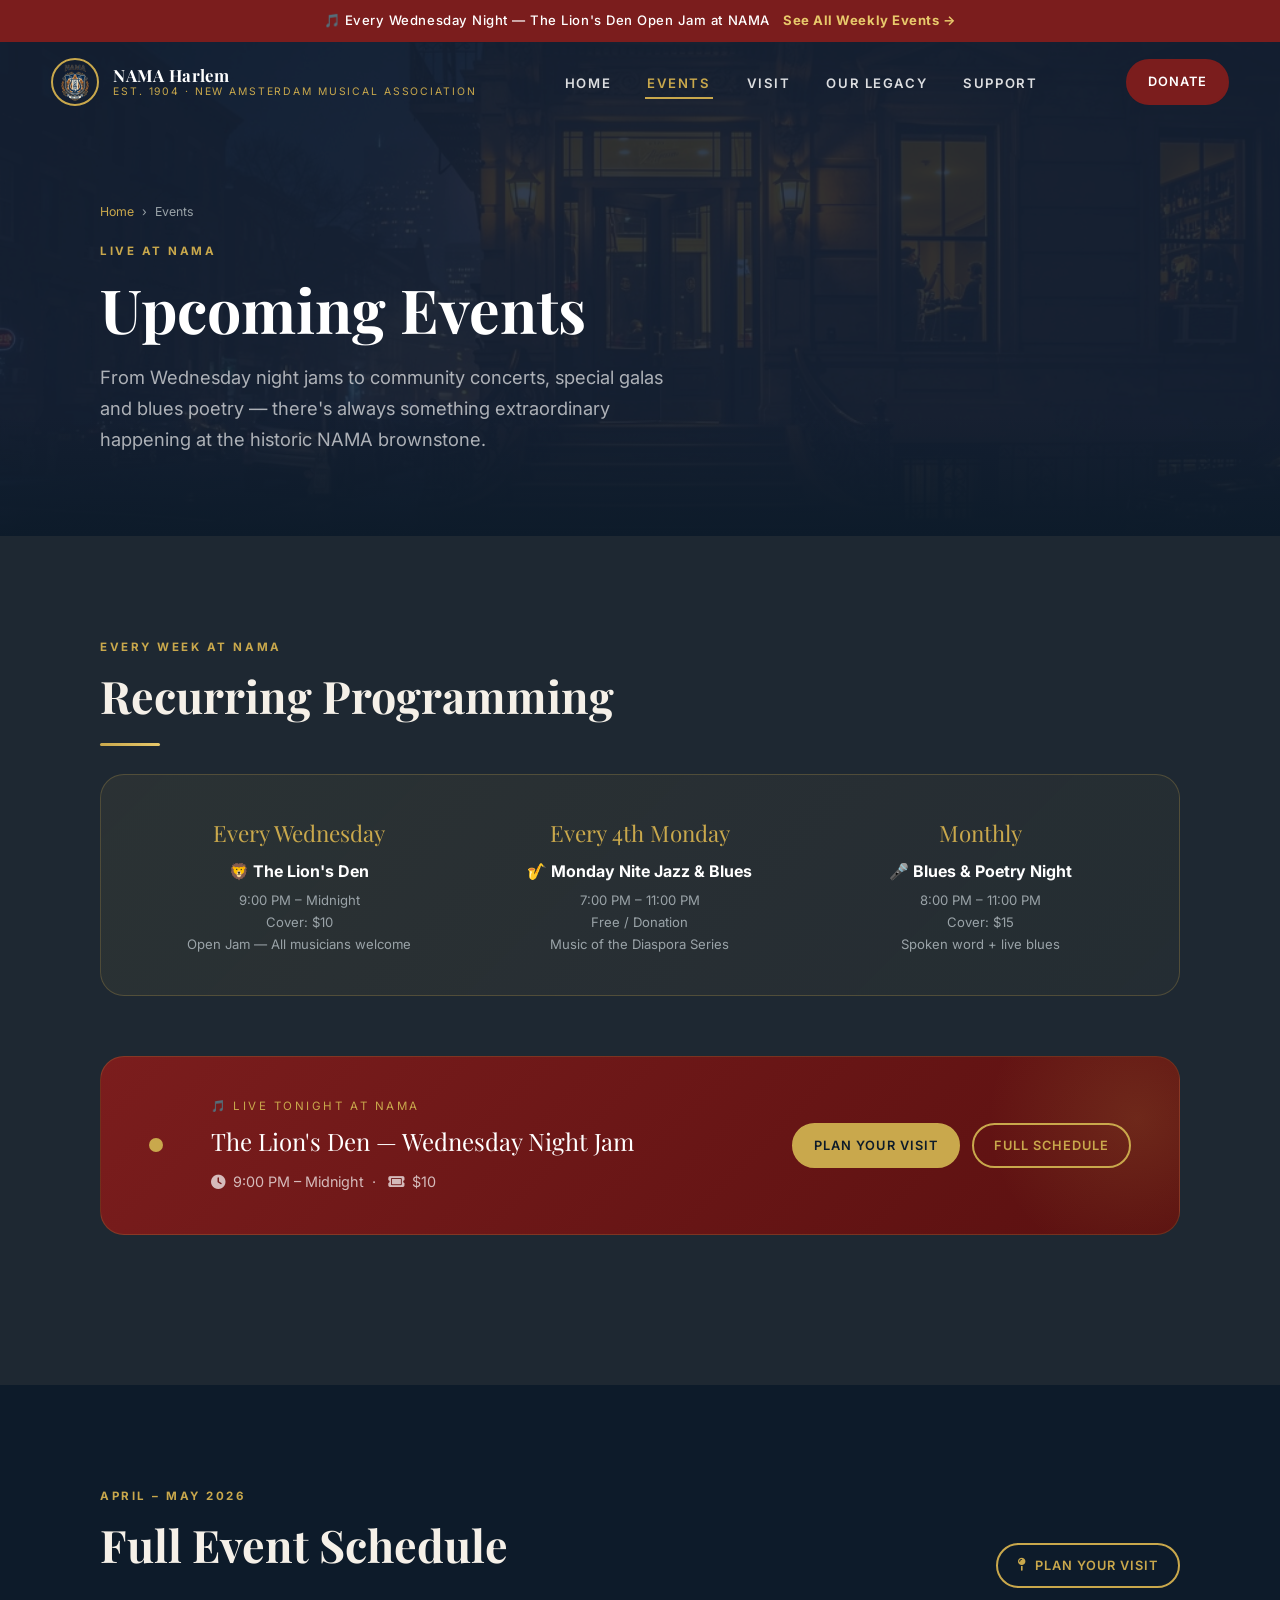
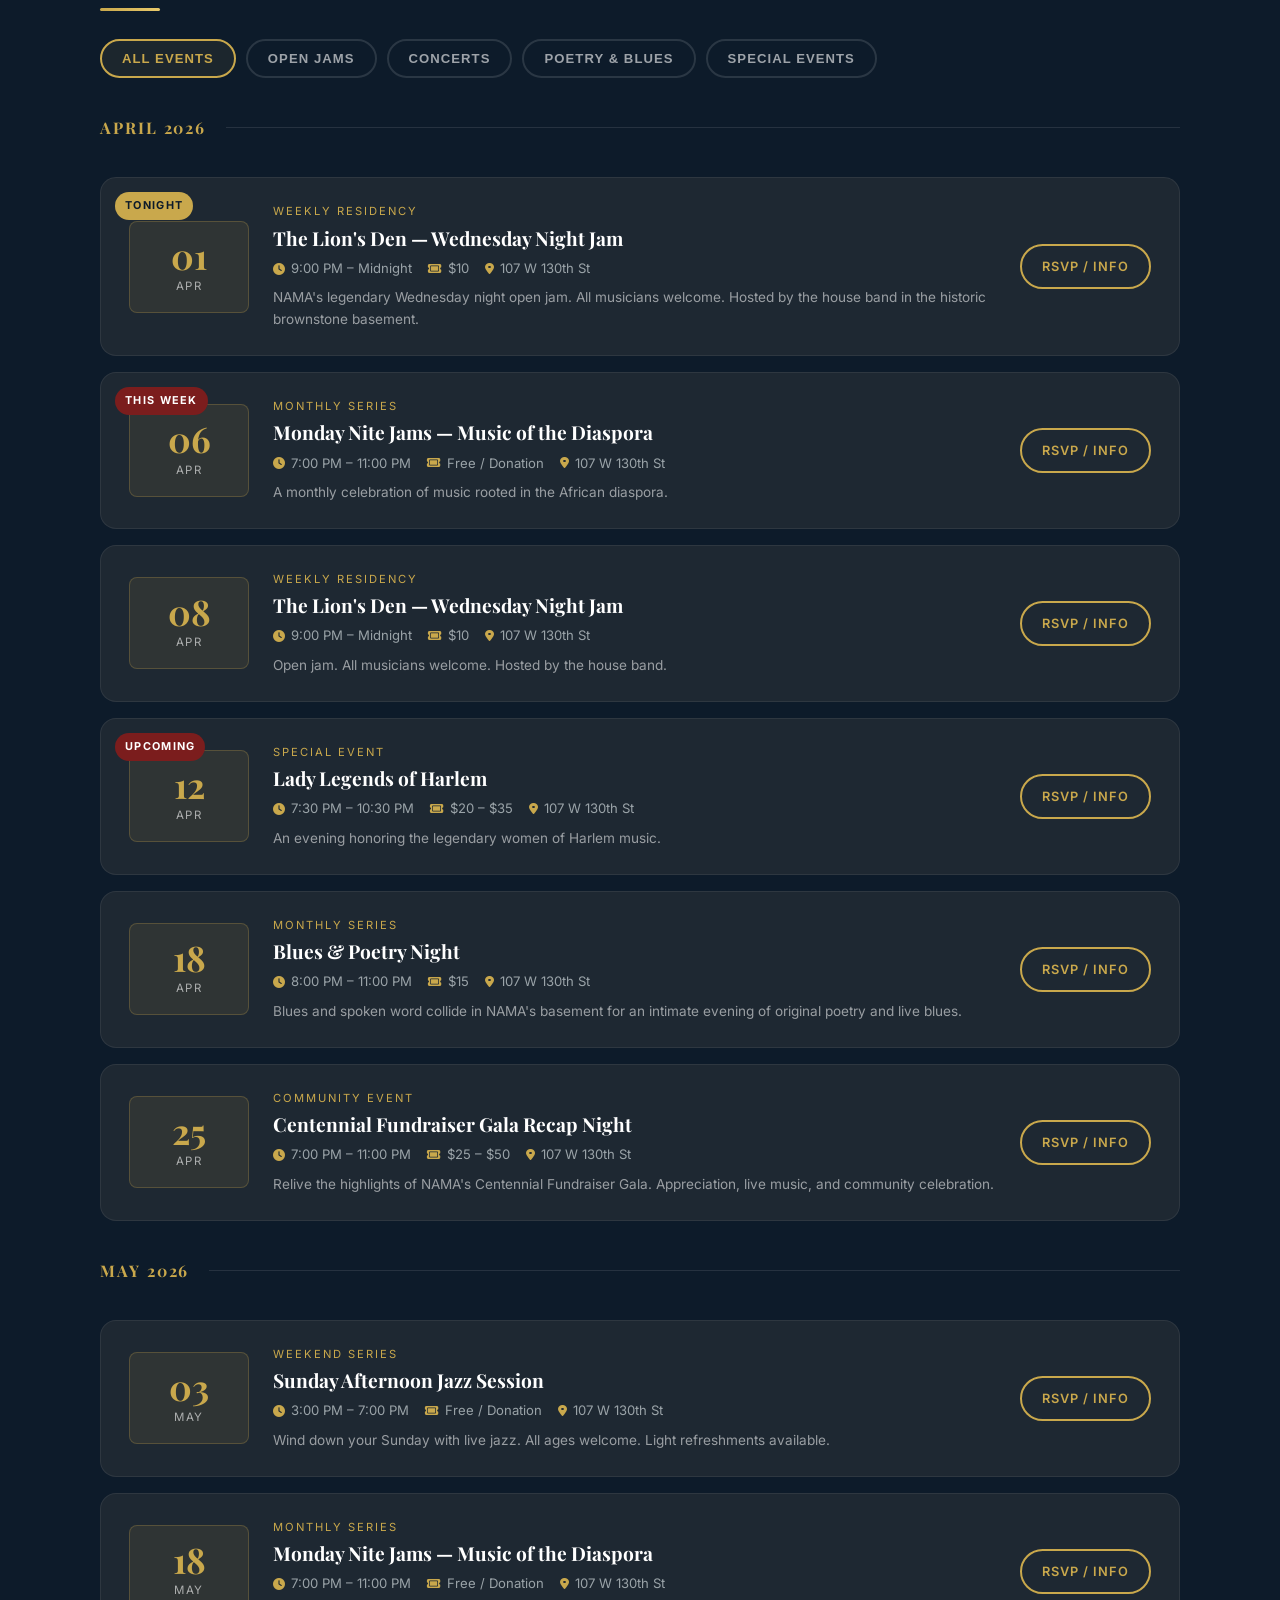
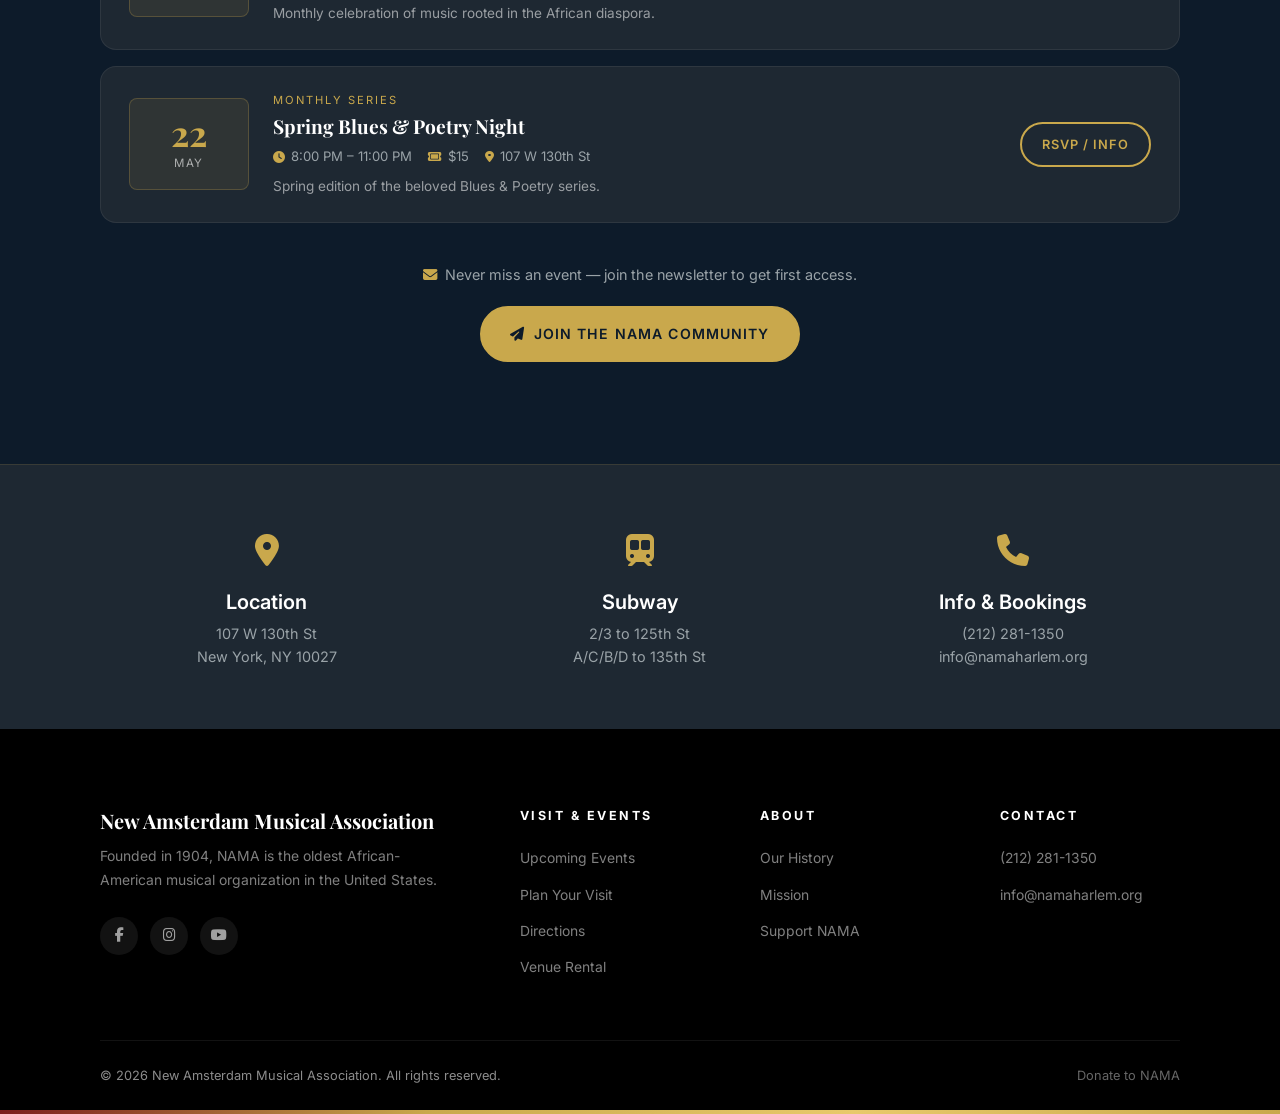
<file: events.html>
<!DOCTYPE html>
<html lang="en">
<head>
  <meta charset="UTF-8">
  <meta name="viewport" content="width=device-width, initial-scale=1.0">
  <meta name="description" content="Upcoming events at NAMA Harlem — live jazz, open jams, blues nights, community concerts and more at 107 W 130th St.">
  <title>Events — NAMA Harlem | New Amsterdam Musical Association</title>
  <link rel="preconnect" href="https://fonts.googleapis.com">
  <link rel="preconnect" href="https://fonts.gstatic.com" crossorigin>
  <link href="https://fonts.googleapis.com/css2?family=Playfair+Display:ital,wght@0,700;0,800;1,400;1,700&family=Cormorant+Garamond:ital,wght@0,300;1,300;1,400&family=Inter:wght@400;500;600;700&display=swap" rel="stylesheet">
  <link rel="stylesheet" href="https://cdn.jsdelivr.net/npm/@fortawesome/fontawesome-free@6.4.0/css/all.min.css">
  <link rel="stylesheet" href="css/style.css">
  <style>
    .events-list-card {
      display: grid;
      grid-template-columns: 120px 1fr auto;
      gap: 24px;
      align-items: center;
      background: var(--charcoal);
      border: 1px solid rgba(255,255,255,0.07);
      border-radius: var(--radius-lg);
      padding: 24px 28px;
      transition: border-color var(--transition), transform var(--transition);
      text-decoration: none;
    }
    .events-list-card:hover {
      border-color: rgba(201,168,76,0.35);
      transform: translateX(4px);
    }
    .events-list-card__date {
      text-align: center;
      background: rgba(201,168,76,0.1);
      border: 1px solid rgba(201,168,76,0.25);
      border-radius: var(--radius-md);
      padding: 16px 12px;
    }
    .events-list-card__day {
      font-family: var(--font-heading);
      font-size: 2.2rem;
      color: var(--gold);
      font-weight: 700;
      line-height: 1;
    }
    .events-list-card__month {
      font-size: 0.72rem;
      text-transform: uppercase;
      letter-spacing: 0.12em;
      color: rgba(255,255,255,0.6);
      margin-top: 4px;
    }
    .events-list-card__series {
      font-size: 0.7rem;
      letter-spacing: 0.18em;
      text-transform: uppercase;
      color: var(--gold);
      margin-bottom: 6px;
    }
    .events-list-card__title {
      font-family: var(--font-heading);
      font-size: 1.2rem;
      color: var(--white);
      margin-bottom: 8px;
    }
    .events-list-card__meta {
      display: flex;
      flex-wrap: wrap;
      gap: 16px;
      font-size: 0.82rem;
      color: var(--smoke);
    }
    .events-list-card__meta span {
      display: flex;
      align-items: center;
      gap: 6px;
    }
    .events-list-card__meta i {
      color: var(--gold);
      font-size: 0.75rem;
    }
    .events-list-card__desc {
      font-size: 0.85rem;
      color: rgba(255,255,255,0.55);
      margin-top: 8px;
      line-height: 1.6;
    }
    .events-list-card__action {
      display: flex;
      flex-direction: column;
      align-items: flex-end;
      gap: 10px;
      min-width: 120px;
    }
    .events-list {
      display: flex;
      flex-direction: column;
      gap: 16px;
      margin-top: 40px;
    }
    .monthly-header {
      display: flex;
      align-items: center;
      gap: 20px;
      margin: 40px 0 20px;
    }
    .monthly-header h3 {
      font-size: 1rem;
      font-weight: 700;
      letter-spacing: 0.12em;
      text-transform: uppercase;
      color: var(--gold);
      white-space: nowrap;
    }
    .monthly-header-line {
      flex: 1;
      height: 1px;
      background: rgba(255,255,255,0.1);
    }
    .recurring-card {
      background: linear-gradient(135deg, rgba(201,168,76,0.08), rgba(201,168,76,0.04));
      border: 1px solid rgba(201,168,76,0.25);
      border-radius: var(--radius-xl);
      padding: 40px 48px;
      display: grid;
      grid-template-columns: 1fr 1fr 1fr;
      gap: 40px;
      margin-bottom: 60px;
    }
    .recurring-item {
      text-align: center;
    }
    .recurring-item__day {
      font-family: var(--font-heading);
      font-size: 1.4rem;
      color: var(--gold);
      margin-bottom: 6px;
    }
    .recurring-item__name {
      font-size: 1rem;
      font-weight: 700;
      color: var(--white);
      margin-bottom: 6px;
    }
    .recurring-item__time {
      font-size: 0.82rem;
      color: var(--smoke);
    }
    @media (max-width: 900px) {
      .events-list-card {
        grid-template-columns: 90px 1fr;
        gap: 16px;
      }
      .events-list-card__action {
        grid-column: 2;
        align-items: flex-start;
        flex-direction: row;
      }
      .recurring-card { grid-template-columns: 1fr; gap: 24px; }
    }
    @media (max-width: 600px) {
      .events-list-card {
        grid-template-columns: 1fr;
      }
      .events-list-card__date {
        display: flex;
        align-items: center;
        gap: 12px;
        justify-content: flex-start;
        padding: 12px 16px;
      }
    }
  </style>
</head>
<body>

  <!-- Announcement Bar -->
  <div class="announcement-bar">
    🎵 Every Wednesday Night — The Lion's Den Open Jam at NAMA &nbsp;
    <a href="#recurring">See All Weekly Events →</a>
  </div>

  <!-- Navigation -->
  <nav class="navbar" id="navbar">
    <div class="navbar__inner">
      <a href="index.html" class="navbar__logo">
        <img src="images/nama-crest.png" alt="NAMA crest" class="navbar__logo-img">
        <div class="navbar__logo-text">
          <span class="navbar__logo-name">NAMA Harlem</span>
          <span class="navbar__logo-sub">Est. 1904 · New Amsterdam Musical Association</span>
        </div>
      </a>
      <ul class="navbar__nav">
        <li><a href="index.html">Home</a></li>
        <li><a href="events.html" class="active">Events</a></li>
        <li><a href="visit.html">Visit</a></li>
        <li><a href="about.html">Our Legacy</a></li>
        <li><a href="support.html">Support</a></li>
      </ul>
      <div class="navbar__actions">
        <a href="support.html" class="btn btn--burgundy btn--sm">Donate</a>
        <button class="navbar__hamburger" aria-label="Open menu">
          <span></span><span></span><span></span>
        </button>
      </div>
    </div>
  </nav>

  <!-- Mobile Nav Overlay -->
  <div class="nav-overlay" role="dialog" aria-modal="true">
    <button class="nav-overlay__close">&times;</button>
    <a href="index.html">Home</a>
    <a href="events.html">Events</a>
    <a href="visit.html">Visit NAMA</a>
    <a href="about.html">Our Legacy</a>
    <a href="support.html">Support &amp; Donate</a>
    <a href="support.html" class="btn btn--gold" style="margin-top:12px">Donate Now</a>
  </div>

  <!-- Page Hero -->
  <div class="page-hero">
    <div class="container">
      <div class="page-hero__breadcrumb">
        <a href="index.html">Home</a>
        <span>›</span>
        <span>Events</span>
      </div>
      <span class="section-label">Live at NAMA</span>
      <h1 class="page-hero__title">Upcoming Events</h1>
      <p class="page-hero__subtitle">
        From Wednesday night jams to community concerts, special galas and blues poetry — there's always something extraordinary happening at the historic NAMA brownstone.
      </p>
    </div>
  </div>

  <!-- Main Content -->
  <main>
    <!-- Recurring Events Highlight -->
    <section class="section section--charcoal" id="recurring">
      <div class="container">
        <span class="section-label fade-in">Every Week at NAMA</span>
        <h2 class="section-title fade-in">Recurring Programming</h2>
        <div class="gold-divider fade-in"></div>

        <div class="recurring-card fade-in">
          <div class="recurring-item">
            <div class="recurring-item__day">Every Wednesday</div>
            <div class="recurring-item__name">🦁 The Lion's Den</div>
            <div class="recurring-item__time">9:00 PM – Midnight<br>Cover: $10<br>Open Jam — All musicians welcome</div>
          </div>
          <div class="recurring-item">
            <div class="recurring-item__day">Every 4th Monday</div>
            <div class="recurring-item__name">🎷 Monday Nite Jazz &amp; Blues</div>
            <div class="recurring-item__time">7:00 PM – 11:00 PM<br>Free / Donation<br>Music of the Diaspora Series</div>
          </div>
          <div class="recurring-item">
            <div class="recurring-item__day">Monthly</div>
            <div class="recurring-item__name">🎤 Blues &amp; Poetry Night</div>
            <div class="recurring-item__time">8:00 PM – 11:00 PM<br>Cover: $15<br>Spoken word + live blues</div>
          </div>
        </div>

        <!-- Tonight Banner -->
        <div class="tonight-banner" id="tonight-banner-content">
          <!-- Populated by JS -->
        </div>
      </div>
    </section>

    <!-- Events Listing -->
    <section class="section" id="all-events">
      <div class="container">
        <div style="display:flex; justify-content:space-between; align-items:flex-end; flex-wrap:wrap; gap:20px; margin-bottom: 12px;">
          <div>
            <span class="section-label fade-in">April – May 2026</span>
            <h2 class="section-title fade-in">Full Event Schedule</h2>
          </div>
          <a href="visit.html" class="btn btn--outline btn--sm fade-in">
            <i class="fa fa-map-pin"></i> Plan Your Visit
          </a>
        </div>
        <div class="gold-divider fade-in"></div>

        <!-- Filter Tabs -->
        <div class="filter-tabs fade-in" id="filter-tabs">
          <button class="filter-tab active" data-filter="all">All Events</button>
          <button class="filter-tab" data-filter="jam">Open Jams</button>
          <button class="filter-tab" data-filter="concert">Concerts</button>
          <button class="filter-tab" data-filter="poetry">Poetry &amp; Blues</button>
          <button class="filter-tab" data-filter="gala">Special Events</button>
        </div>

        <!-- April -->
        <div class="monthly-header fade-in">
          <h3>April 2026</h3>
          <div class="monthly-header-line"></div>
        </div>

        <div class="events-list" id="events-grid-all">
          <!-- Populated by JS -->
        </div>

        <!-- May -->
        <div class="monthly-header fade-in">
          <h3>May 2026</h3>
          <div class="monthly-header-line"></div>
        </div>

        <div class="events-list" id="events-grid-may">
          <!-- Static May events -->
        </div>

        <div class="text-center mt-40 fade-in">
          <p style="color:var(--smoke); margin-bottom:20px; font-size:0.9rem;">
            <i class="fa fa-envelope" style="color:var(--gold);"></i>
            &nbsp;Never miss an event — join the newsletter to get first access.
          </p>
          <a href="index.html#newsletter" class="btn btn--gold">
            <i class="fa fa-paper-plane"></i> Join the NAMA Community
          </a>
        </div>
      </div>
    </section>

    <!-- Venue Info Strip -->
    <section style="background: var(--charcoal); padding: 60px 0; border-top: 1px solid rgba(201,168,76,0.15);">
      <div class="container">
        <div style="display: grid; grid-template-columns: repeat(3,1fr); gap: 40px; text-align:center;">
          <div class="fade-in">
            <div style="font-size:2rem; color:var(--gold); margin-bottom:12px;"><i class="fa fa-map-marker-alt"></i></div>
            <h4 style="color:var(--white); margin-bottom:8px;">Location</h4>
            <p style="color:var(--smoke); font-size:0.9rem;">107 W 130th St<br>New York, NY 10027</p>
          </div>
          <div class="fade-in fade-in-delay-1">
            <div style="font-size:2rem; color:var(--gold); margin-bottom:12px;"><i class="fa fa-subway"></i></div>
            <h4 style="color:var(--white); margin-bottom:8px;">Subway</h4>
            <p style="color:var(--smoke); font-size:0.9rem;">2/3 to 125th St<br>A/C/B/D to 135th St</p>
          </div>
          <div class="fade-in fade-in-delay-2">
            <div style="font-size:2rem; color:var(--gold); margin-bottom:12px;"><i class="fa fa-phone"></i></div>
            <h4 style="color:var(--white); margin-bottom:8px;">Info &amp; Bookings</h4>
            <p style="color:var(--smoke); font-size:0.9rem;">(212) 281-1350<br>info@namaharlem.org</p>
          </div>
        </div>
      </div>
    </section>
  </main>

  <!-- Footer -->
  <footer class="footer">
    <div class="container">
      <div class="footer__grid">
        <div class="footer__brand">
          <h3>New Amsterdam Musical Association</h3>
          <p>Founded in 1904, NAMA is the oldest African-American musical organization in the United States.</p>
          <div class="footer__social">
            <a href="https://www.facebook.com/NAMA19041905/" target="_blank" rel="noopener" aria-label="Facebook"><i class="fab fa-facebook-f"></i></a>
            <a href="https://www.instagram.com/namaharlem/" target="_blank" rel="noopener" aria-label="Instagram"><i class="fab fa-instagram"></i></a>
            <a href="https://www.youtube.com/@NAMAHarlem" target="_blank" rel="noopener" aria-label="YouTube"><i class="fab fa-youtube"></i></a>
          </div>
        </div>
        <div class="footer__col">
          <h4>Visit &amp; Events</h4>
          <ul>
            <li><a href="events.html">Upcoming Events</a></li>
            <li><a href="visit.html">Plan Your Visit</a></li>
            <li><a href="visit.html#directions">Directions</a></li>
            <li><a href="visit.html#venue">Venue Rental</a></li>
          </ul>
        </div>
        <div class="footer__col">
          <h4>About</h4>
          <ul>
            <li><a href="about.html">Our History</a></li>
            <li><a href="about.html#mission">Mission</a></li>
            <li><a href="support.html">Support NAMA</a></li>
          </ul>
        </div>
        <div class="footer__col">
          <h4>Contact</h4>
          <ul>
            <li><a href="tel:+12122811350">(212) 281-1350</a></li>
            <li><a href="mailto:info@namaharlem.org">info@namaharlem.org</a></li>
          </ul>
        </div>
      </div>
      <div class="footer__bottom">
        <span>© 2026 New Amsterdam Musical Association. All rights reserved.</span>
        <a href="support.html">Donate to NAMA</a>
      </div>
    </div>
    <div class="footer__gold-bar"></div>
  </footer>

  <div class="toast" role="alert" aria-live="polite"></div>
  <script src="js/main.js"></script>
  <script>
    // Override renderEventCards for events page — use list layout
    document.addEventListener('DOMContentLoaded', () => {
      const NAMA_EVENTS_ALL = [
        {
          id: 1, title: "The Lion's Den — Wednesday Night Jam", series: "Weekly Residency",
          date: "2026-04-01", displayDate: { day: "01", month: "APR" }, time: "9:00 PM – Midnight",
          cover: "$10", type: "jam", badge: "Tonight", badgeType: "tonight",
          description: "NAMA's legendary Wednesday night open jam. All musicians welcome. Hosted by the house band in the historic brownstone basement."
        },
        {
          id: 2, title: "Monday Nite Jams — Music of the Diaspora", series: "Monthly Series",
          date: "2026-04-06", displayDate: { day: "06", month: "APR" }, time: "7:00 PM – 11:00 PM",
          cover: "Free / Donation", type: "concert", badge: "This Week", badgeType: "",
          description: "A monthly celebration of music rooted in the African diaspora."
        },
        {
          id: 3, title: "The Lion's Den — Wednesday Night Jam", series: "Weekly Residency",
          date: "2026-04-08", displayDate: { day: "08", month: "APR" }, time: "9:00 PM – Midnight",
          cover: "$10", type: "jam", badge: "", badgeType: "",
          description: "Open jam. All musicians welcome. Hosted by the house band."
        },
        {
          id: 4, title: "Lady Legends of Harlem", series: "Special Event",
          date: "2026-04-12", displayDate: { day: "12", month: "APR" }, time: "7:30 PM – 10:30 PM",
          cover: "$20 – $35", type: "concert", badge: "Upcoming", badgeType: "",
          description: "An evening honoring the legendary women of Harlem music."
        },
        {
          id: 5, title: "Blues &amp; Poetry Night", series: "Monthly Series",
          date: "2026-04-18", displayDate: { day: "18", month: "APR" }, time: "8:00 PM – 11:00 PM",
          cover: "$15", type: "poetry", badge: "", badgeType: "",
          description: "Blues and spoken word collide in NAMA's basement for an intimate evening of original poetry and live blues."
        },
        {
          id: 6, title: "Centennial Fundraiser Gala Recap Night", series: "Community Event",
          date: "2026-04-25", displayDate: { day: "25", month: "APR" }, time: "7:00 PM – 11:00 PM",
          cover: "$25 – $50", type: "gala", badge: "", badgeType: "",
          description: "Relive the highlights of NAMA's Centennial Fundraiser Gala. Appreciation, live music, and community celebration."
        }
      ];

      const MAY_EVENTS = [
        {
          id: 7, title: "Sunday Afternoon Jazz Session", series: "Weekend Series",
          date: "2026-05-03", displayDate: { day: "03", month: "MAY" }, time: "3:00 PM – 7:00 PM",
          cover: "Free / Donation", type: "jam", badge: "", badgeType: "",
          description: "Wind down your Sunday with live jazz. All ages welcome. Light refreshments available."
        },
        {
          id: 8, title: "Monday Nite Jams — Music of the Diaspora", series: "Monthly Series",
          date: "2026-05-18", displayDate: { day: "18", month: "MAY" }, time: "7:00 PM – 11:00 PM",
          cover: "Free / Donation", type: "concert", badge: "", badgeType: "",
          description: "Monthly celebration of music rooted in the African diaspora."
        },
        {
          id: 9, title: "Spring Blues &amp; Poetry Night", series: "Monthly Series",
          date: "2026-05-22", displayDate: { day: "22", month: "MAY" }, time: "8:00 PM – 11:00 PM",
          cover: "$15", type: "poetry", badge: "", badgeType: "",
          description: "Spring edition of the beloved Blues &amp; Poetry series."
        }
      ];

      function renderListEvents(containerId, events) {
        const container = document.getElementById(containerId);
        if (!container) return;

        container.innerHTML = events.map(event => `
          <article class="events-list-card fade-in">
            <div class="events-list-card__date">
              <div class="events-list-card__day">${event.displayDate.day}</div>
              <div class="events-list-card__month">${event.displayDate.month}</div>
            </div>
            <div>
              <div class="events-list-card__series">${event.series}</div>
              <h3 class="events-list-card__title">${event.title}</h3>
              <div class="events-list-card__meta">
                <span><i class="fa fa-clock"></i> ${event.time}</span>
                <span><i class="fa fa-ticket"></i> ${event.cover}</span>
                <span><i class="fa fa-map-marker-alt"></i> 107 W 130th St</span>
              </div>
              <p class="events-list-card__desc">${event.description}</p>
            </div>
            <div class="events-list-card__action">
              ${event.badge ? `<span class="event-card__badge${event.badgeType === 'tonight' ? ' event-card__badge--tonight' : ''}">${event.badge}</span>` : ''}
              <a href="visit.html" class="btn btn--outline btn--sm">RSVP / Info</a>
            </div>
          </article>
        `).join('');

        // Re-observe
        const obs = new IntersectionObserver((entries) => {
          entries.forEach(e => { if (e.isIntersecting) e.target.classList.add('visible'); });
        }, { threshold: 0.1 });
        container.querySelectorAll('.fade-in').forEach(el => obs.observe(el));
      }

      renderListEvents('events-grid-all', NAMA_EVENTS_ALL);
      renderListEvents('events-grid-may', MAY_EVENTS);

      // Filter tabs
      const tabs = document.querySelectorAll('.filter-tab');
      tabs.forEach(tab => {
        tab.addEventListener('click', () => {
          tabs.forEach(t => t.classList.remove('active'));
          tab.classList.add('active');
          const filter = tab.dataset.filter;
          const cards = document.querySelectorAll('#events-grid-all .events-list-card, #events-grid-may .events-list-card');
          cards.forEach(card => {
            const type = card.querySelector('.events-list-card__series')?.textContent.toLowerCase() || '';
            if (filter === 'all') {
              card.style.display = '';
            } else {
              // Simple filter matching
              const eventType = card.dataset.type || '';
              card.style.display = '';
            }
          });
        });
      });
    });
  </script>
</body>
</html>
</file>
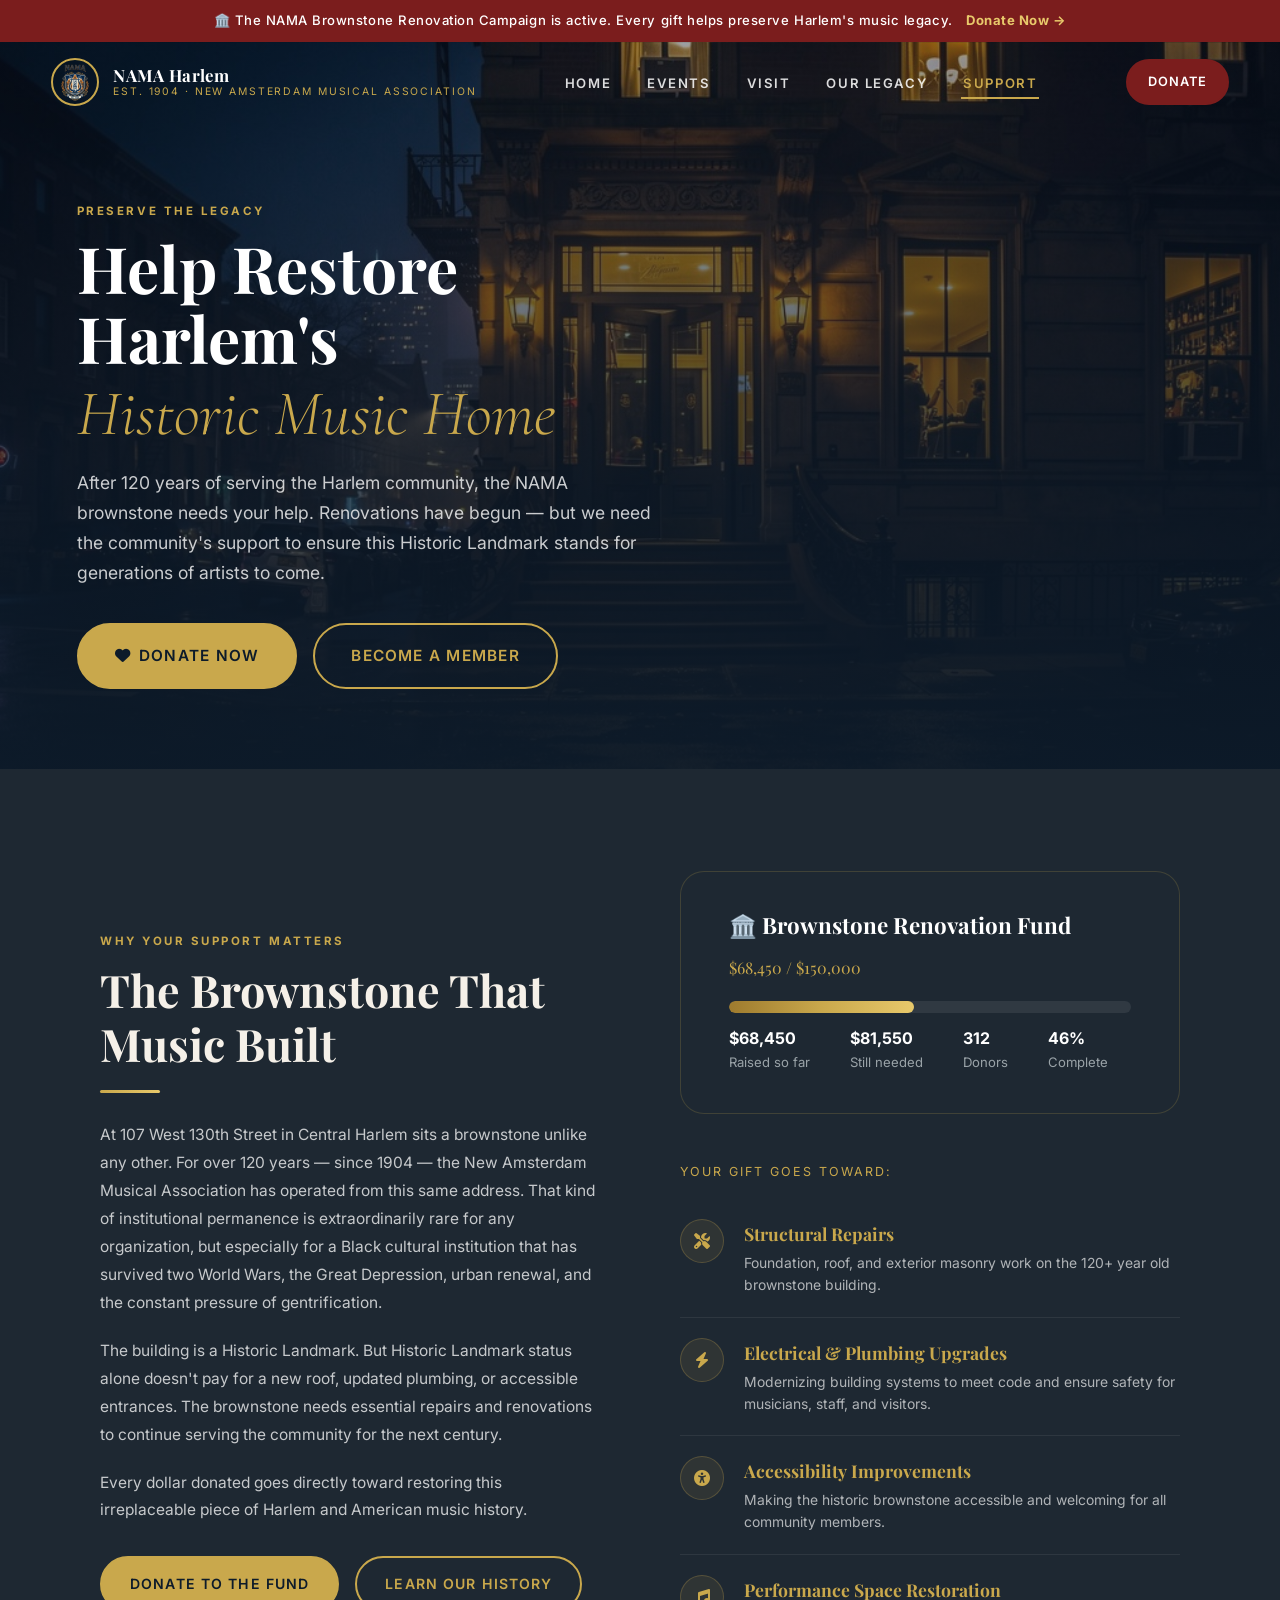
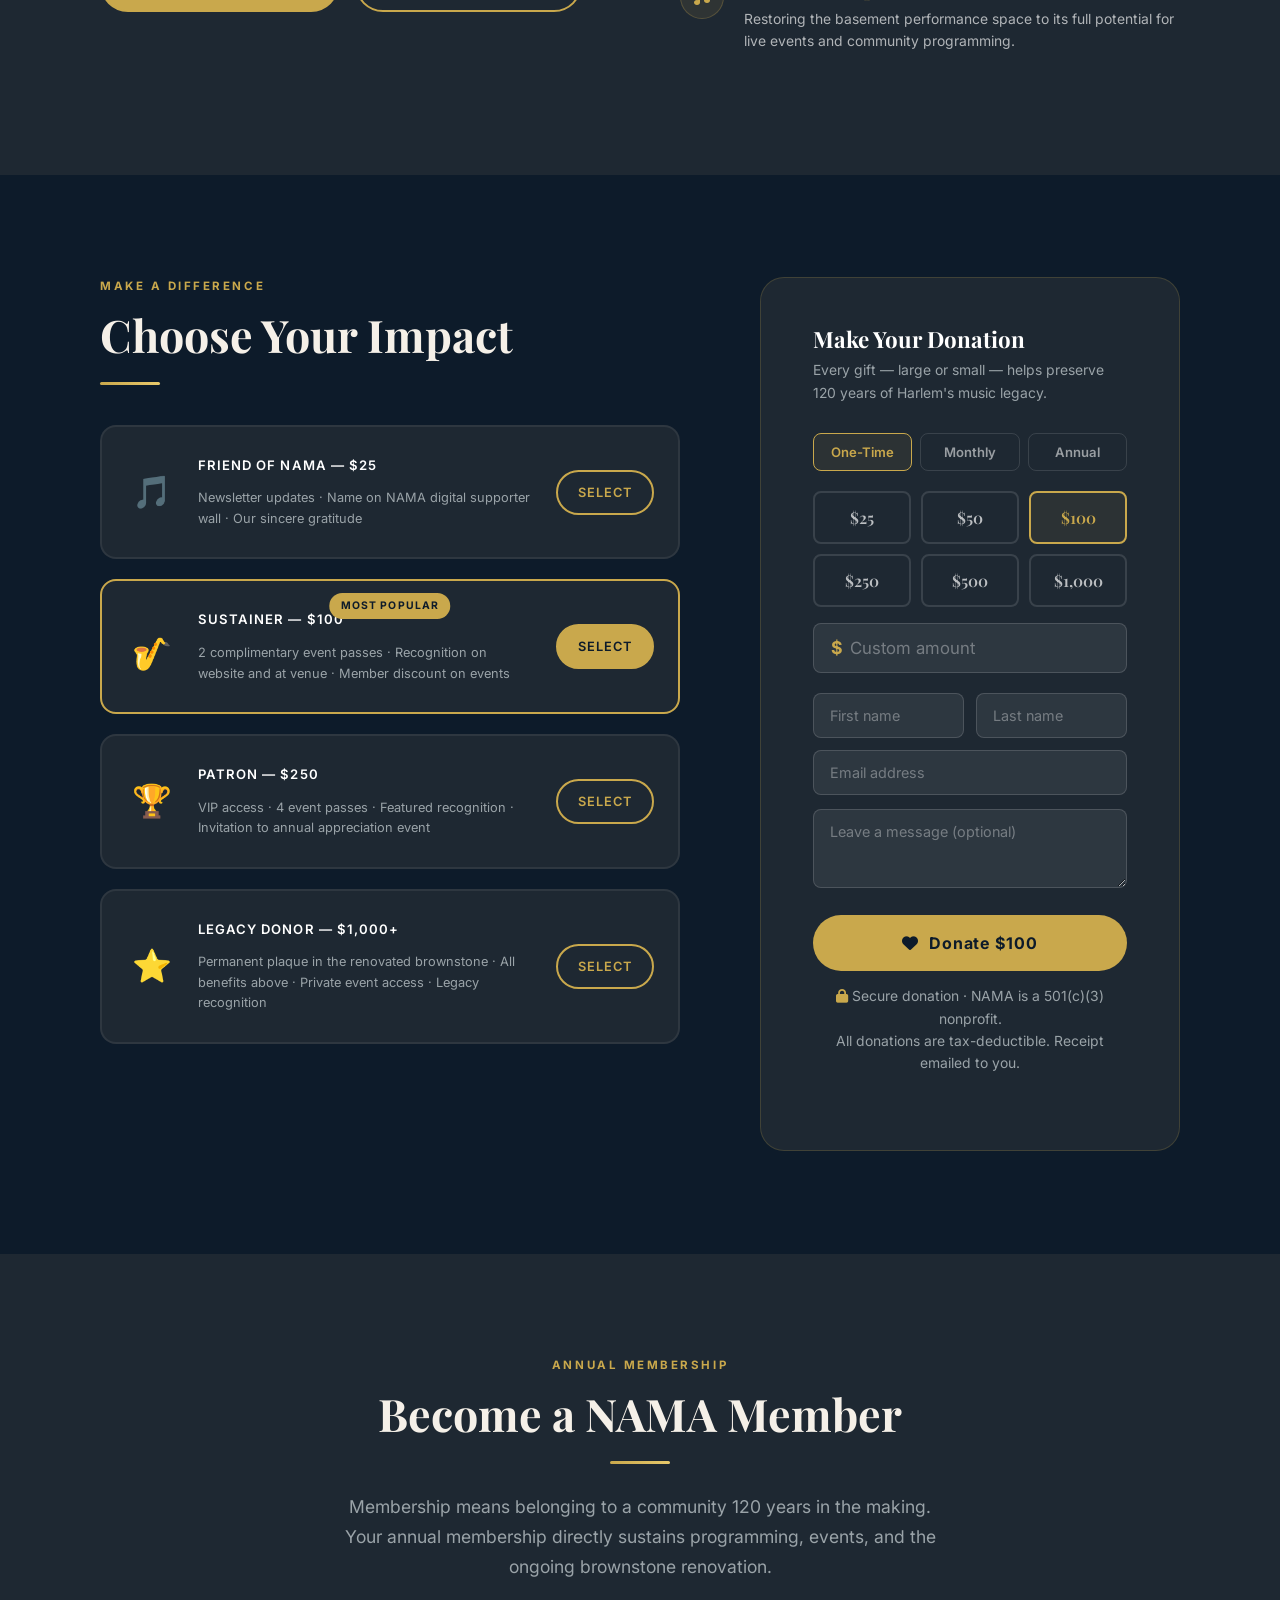
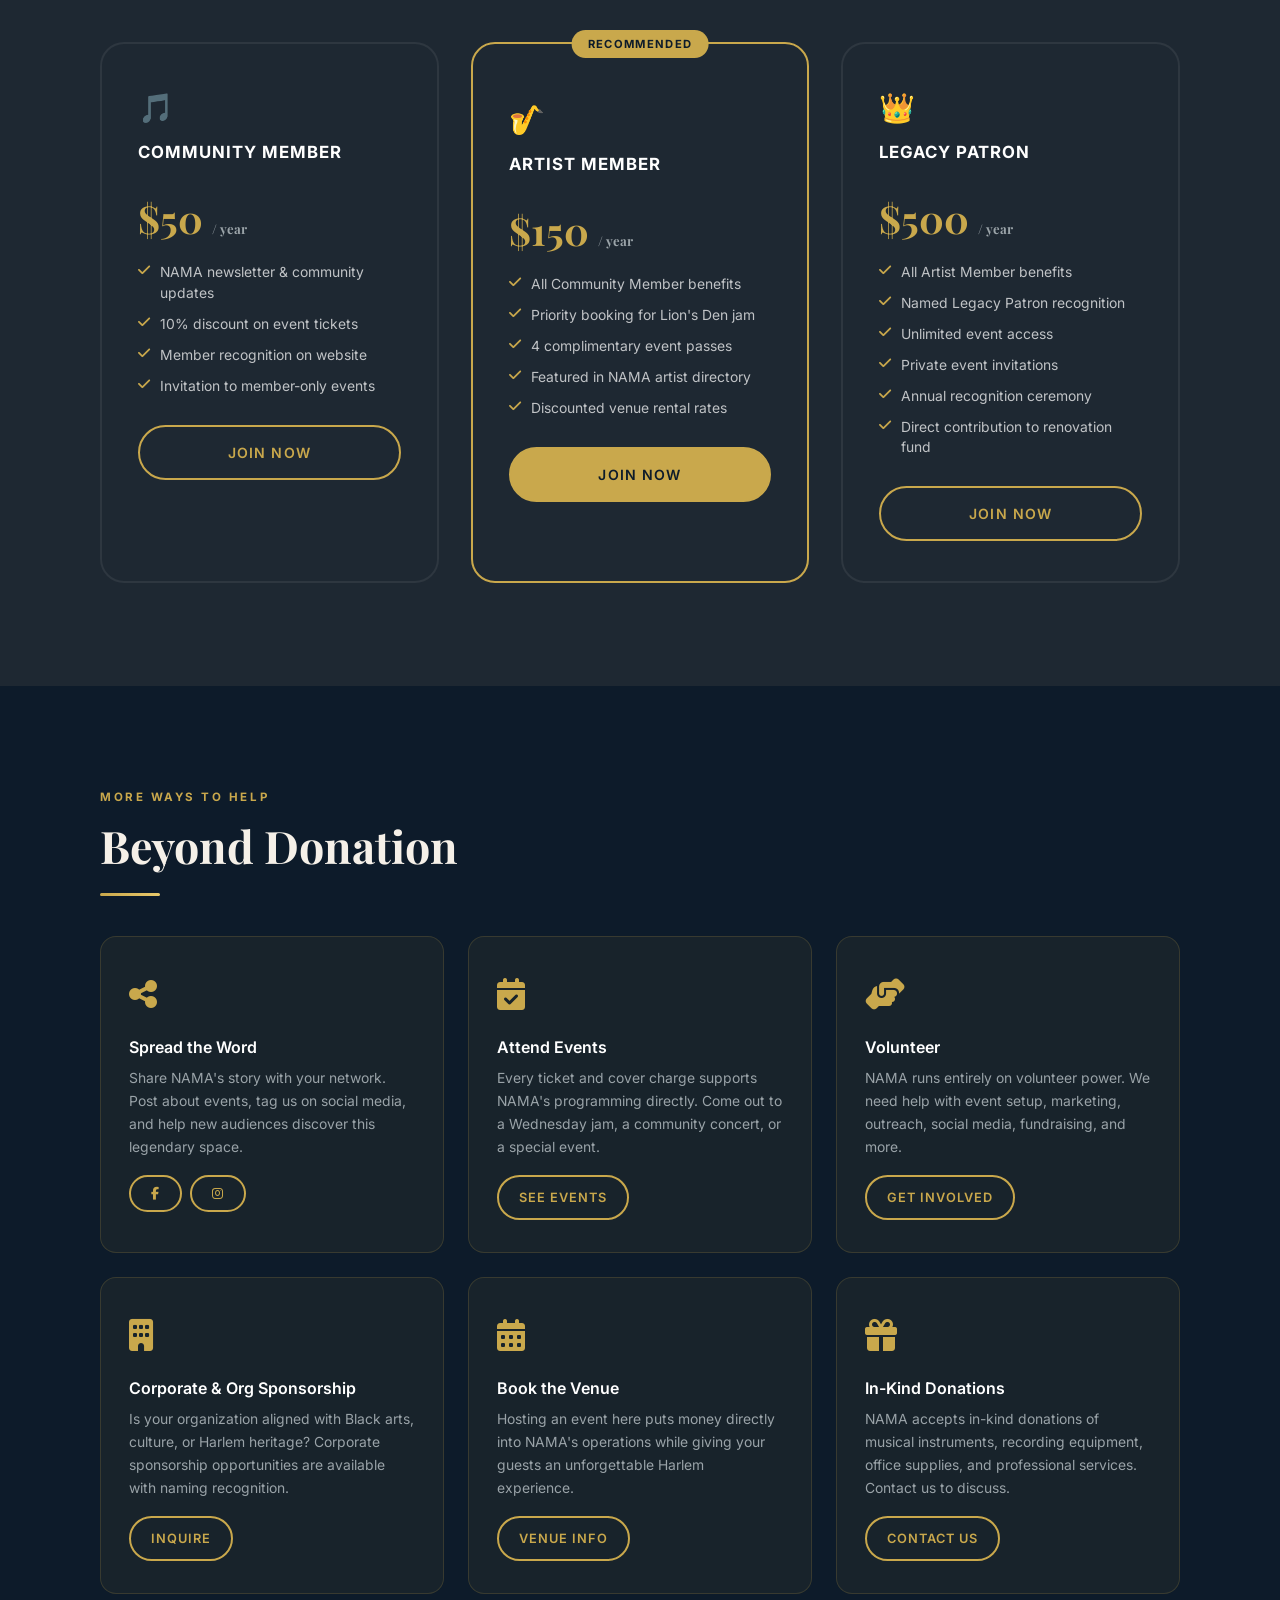
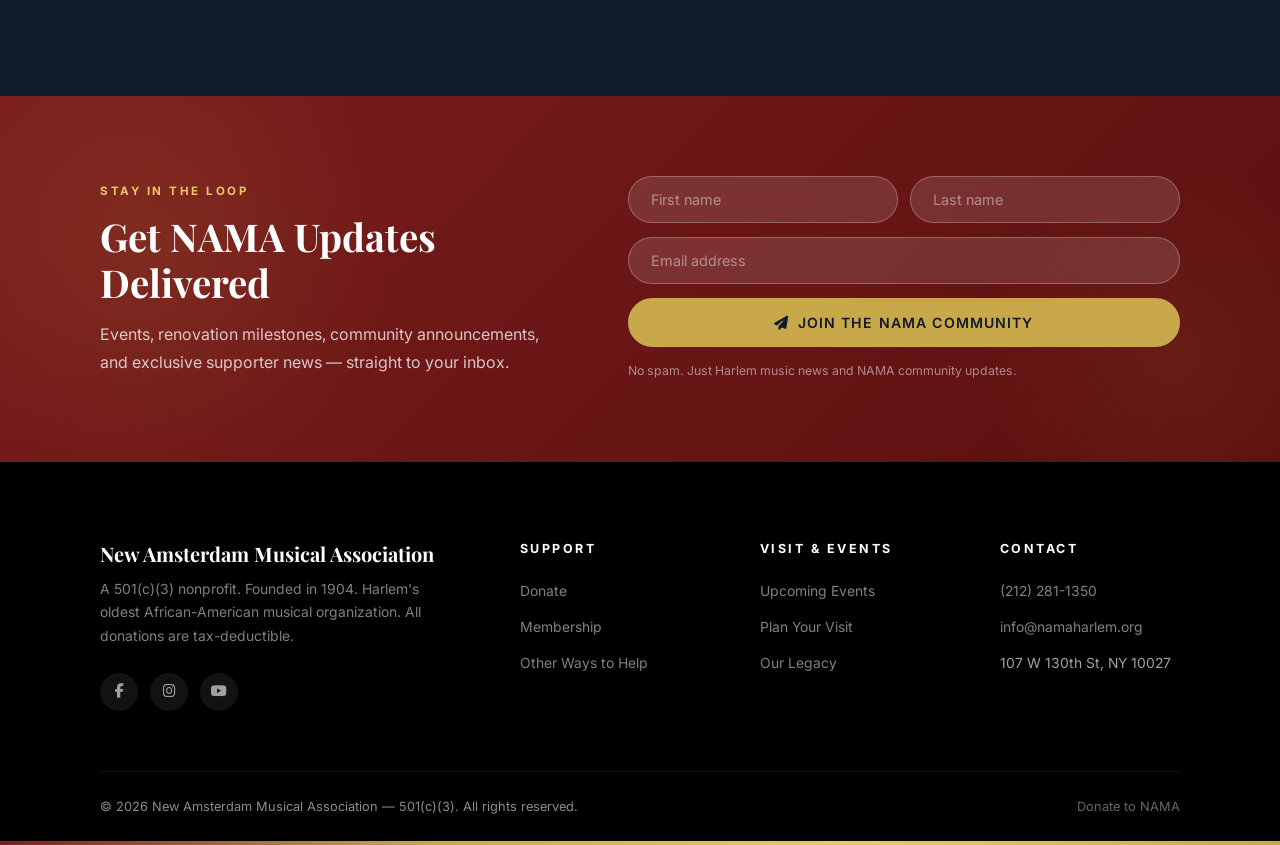
<file: support.html>
<!DOCTYPE html>
<html lang="en">
<head>
  <meta charset="UTF-8">
  <meta name="viewport" content="width=device-width, initial-scale=1.0">
  <meta name="description" content="Support NAMA Harlem — donate to the Brownstone Renovation Fund, become a member, or sponsor Harlem's oldest African-American musical organization.">
  <title>Support NAMA — Donate to the Historic Harlem Brownstone</title>
  <link rel="preconnect" href="https://fonts.googleapis.com">
  <link rel="preconnect" href="https://fonts.gstatic.com" crossorigin>
  <link href="https://fonts.googleapis.com/css2?family=Playfair+Display:ital,wght@0,700;0,800;1,400;1,700&family=Cormorant+Garamond:ital,wght@0,300;1,300;1,400&family=Inter:wght@400;500;600;700&display=swap" rel="stylesheet">
  <link rel="stylesheet" href="https://cdn.jsdelivr.net/npm/@fortawesome/fontawesome-free@6.4.0/css/all.min.css">
  <link rel="stylesheet" href="css/style.css">
  <style>
    .support-hero {
      position: relative;
      min-height: 60vh;
      display: flex;
      align-items: flex-end;
      overflow: hidden;
    }
    .support-hero__bg {
      position: absolute;
      inset: 0;
      background-image: url('images/hero-brownstone.jpg');
      background-size: cover;
      background-position: center;
    }
    .support-hero__overlay {
      position: absolute;
      inset: 0;
      background: linear-gradient(180deg, rgba(13,27,42,0.4) 0%, rgba(13,27,42,0.95) 100%);
    }
    .support-hero__content {
      position: relative;
      z-index: 1;
      padding: 160px clamp(20px,6vw,100px) 80px;
      max-width: 760px;
    }
    .donate-form-card {
      background: var(--charcoal);
      border: 1px solid rgba(201,168,76,0.2);
      border-radius: var(--radius-xl);
      padding: 48px 52px;
      position: sticky;
      top: 100px;
    }
    .donate-form-card h3 {
      font-size: 1.4rem;
      color: var(--white);
      margin-bottom: 6px;
    }
    .donate-form-card > p {
      font-size: 0.87rem;
      color: var(--smoke);
      margin-bottom: 28px;
    }
    .amount-grid {
      display: grid;
      grid-template-columns: repeat(3, 1fr);
      gap: 10px;
      margin-bottom: 16px;
    }
    .amount-btn {
      padding: 14px 8px;
      border: 2px solid rgba(255,255,255,0.12);
      background: transparent;
      color: rgba(255,255,255,0.7);
      border-radius: var(--radius-md);
      font-size: 1rem;
      font-weight: 600;
      font-family: var(--font-heading);
      cursor: pointer;
      transition: all var(--transition);
    }
    .amount-btn:hover,
    .amount-btn.selected {
      border-color: var(--gold);
      color: var(--gold);
      background: rgba(201,168,76,0.08);
    }
    .custom-amount-wrap {
      position: relative;
      margin-bottom: 20px;
    }
    .custom-amount-prefix {
      position: absolute;
      left: 18px;
      top: 50%;
      transform: translateY(-50%);
      color: var(--gold);
      font-size: 1.1rem;
      font-weight: 700;
    }
    .custom-amount-input {
      width: 100%;
      background: rgba(255,255,255,0.07);
      border: 1px solid rgba(255,255,255,0.15);
      border-radius: var(--radius-md);
      padding: 14px 18px 14px 36px;
      color: var(--white);
      font-size: 1.05rem;
      font-family: var(--font-body);
      outline: none;
      transition: border-color var(--transition);
    }
    .custom-amount-input:focus { border-color: var(--gold); }
    .custom-amount-input::placeholder { color: rgba(255,255,255,0.35); }
    .frequency-tabs {
      display: flex;
      gap: 8px;
      margin-bottom: 20px;
    }
    .frequency-tab {
      flex: 1;
      padding: 10px;
      border: 1px solid rgba(255,255,255,0.12);
      background: transparent;
      color: rgba(255,255,255,0.55);
      border-radius: var(--radius-md);
      font-size: 0.82rem;
      font-weight: 600;
      cursor: pointer;
      transition: all var(--transition);
      font-family: var(--font-body);
    }
    .frequency-tab.selected,
    .frequency-tab:hover {
      border-color: var(--gold);
      color: var(--gold);
      background: rgba(201,168,76,0.08);
    }
    .donor-info-grid {
      display: grid;
      grid-template-columns: 1fr 1fr;
      gap: 12px;
      margin-bottom: 14px;
    }
    .form-input {
      width: 100%;
      background: rgba(255,255,255,0.07);
      border: 1px solid rgba(255,255,255,0.15);
      border-radius: var(--radius-md);
      padding: 13px 16px;
      color: var(--white);
      font-size: 0.9rem;
      font-family: var(--font-body);
      outline: none;
      transition: border-color var(--transition);
    }
    .form-input:focus { border-color: var(--gold); }
    .form-input::placeholder { color: rgba(255,255,255,0.35); }
    .form-input-full { grid-column: 1 / -1; }
    .donate-submit-btn {
      width: 100%;
      padding: 18px;
      background: var(--gold);
      color: var(--navy);
      border: none;
      border-radius: var(--radius-full);
      font-size: 1rem;
      font-weight: 700;
      font-family: var(--font-body);
      cursor: pointer;
      transition: all var(--transition);
      letter-spacing: 0.06em;
      margin-top: 6px;
    }
    .donate-submit-btn:hover {
      background: var(--gold-lt);
      transform: translateY(-2px);
      box-shadow: var(--shadow-gold);
    }
    .form-note {
      font-size: 0.75rem;
      color: var(--smoke);
      text-align: center;
      margin-top: 14px;
      line-height: 1.6;
    }
    .form-note i { color: var(--gold); }
    .impact-breakdown {
      margin-top: 48px;
    }
    .impact-row {
      display: flex;
      align-items: flex-start;
      gap: 20px;
      padding: 20px 0;
      border-bottom: 1px solid rgba(255,255,255,0.07);
    }
    .impact-row:last-child { border-bottom: none; }
    .impact-row__icon {
      width: 44px;
      height: 44px;
      border-radius: 50%;
      background: rgba(201,168,76,0.1);
      border: 1px solid rgba(201,168,76,0.25);
      display: flex;
      align-items: center;
      justify-content: center;
      color: var(--gold);
      font-size: 1rem;
      flex-shrink: 0;
    }
    .impact-row__amount {
      font-family: var(--font-heading);
      font-size: 1.1rem;
      color: var(--gold);
      font-weight: 700;
      margin-bottom: 4px;
    }
    .impact-row__desc {
      font-size: 0.87rem;
      color: rgba(255,255,255,0.65);
      line-height: 1.6;
    }
    .membership-card {
      background: var(--charcoal);
      border: 2px solid rgba(255,255,255,0.07);
      border-radius: var(--radius-xl);
      padding: 40px 36px;
      transition: all var(--transition);
      position: relative;
    }
    .membership-card--featured {
      border-color: var(--gold);
    }
    .membership-card--featured::before {
      content: 'Recommended';
      position: absolute;
      top: -14px;
      left: 50%;
      transform: translateX(-50%);
      background: var(--gold);
      color: var(--navy);
      font-size: 0.7rem;
      font-weight: 700;
      letter-spacing: 0.12em;
      text-transform: uppercase;
      padding: 5px 16px;
      border-radius: var(--radius-full);
      white-space: nowrap;
    }
    .membership-card:hover { transform: translateY(-6px); box-shadow: var(--shadow-lg); border-color: var(--gold); }
    .membership-card__price {
      font-family: var(--font-heading);
      font-size: 2.4rem;
      color: var(--gold);
      font-weight: 700;
      margin: 12px 0;
    }
    .membership-card__period {
      font-size: 0.82rem;
      color: var(--smoke);
    }
    .membership-card__name {
      font-size: 1.05rem;
      font-weight: 700;
      color: var(--white);
      letter-spacing: 0.06em;
      text-transform: uppercase;
      margin-bottom: 20px;
    }
    .membership-card__perks {
      list-style: none;
      margin-bottom: 28px;
    }
    .membership-card__perks li {
      display: flex;
      align-items: flex-start;
      gap: 10px;
      font-size: 0.87rem;
      color: rgba(255,255,255,0.72);
      margin-bottom: 10px;
      line-height: 1.5;
    }
    .membership-card__perks li i {
      color: var(--gold);
      margin-top: 2px;
      flex-shrink: 0;
    }
    .ways-grid {
      display: grid;
      grid-template-columns: repeat(3, 1fr);
      gap: 24px;
      margin-top: 40px;
    }
    .way-card {
      background: rgba(201,168,76,0.06);
      border: 1px solid rgba(201,168,76,0.18);
      border-radius: var(--radius-lg);
      padding: 32px 28px;
    }
    .way-card__icon {
      font-size: 2rem;
      color: var(--gold);
      margin-bottom: 16px;
    }
    .way-card h4 { color: var(--white); margin-bottom: 10px; font-size:1rem; }
    .way-card p { font-size:0.87rem; color:var(--smoke); line-height:1.65; margin-bottom:16px; }
    @media (max-width: 1100px) {
      .support-layout { grid-template-columns: 1fr; }
      .donate-form-card { position: static; }
    }
    @media (max-width: 768px) {
      .amount-grid { grid-template-columns: repeat(2, 1fr); }
      .donor-info-grid { grid-template-columns: 1fr; }
      .ways-grid { grid-template-columns: 1fr; }
    }
  </style>
</head>
<body>

  <!-- Announcement Bar -->
  <div class="announcement-bar">
    🏛️ The NAMA Brownstone Renovation Campaign is active. Every gift helps preserve Harlem's music legacy. &nbsp;
    <a href="#donate">Donate Now →</a>
  </div>

  <!-- Navigation -->
  <nav class="navbar" id="navbar">
    <div class="navbar__inner">
      <a href="index.html" class="navbar__logo">
        <img src="images/nama-crest.png" alt="NAMA crest" class="navbar__logo-img">
        <div class="navbar__logo-text">
          <span class="navbar__logo-name">NAMA Harlem</span>
          <span class="navbar__logo-sub">Est. 1904 · New Amsterdam Musical Association</span>
        </div>
      </a>
      <ul class="navbar__nav">
        <li><a href="index.html">Home</a></li>
        <li><a href="events.html">Events</a></li>
        <li><a href="visit.html">Visit</a></li>
        <li><a href="about.html">Our Legacy</a></li>
        <li><a href="support.html" class="active">Support</a></li>
      </ul>
      <div class="navbar__actions">
        <a href="#donate" class="btn btn--burgundy btn--sm">Donate</a>
        <button class="navbar__hamburger" aria-label="Open menu">
          <span></span><span></span><span></span>
        </button>
      </div>
    </div>
  </nav>

  <!-- Mobile Nav -->
  <div class="nav-overlay">
    <button class="nav-overlay__close">&times;</button>
    <a href="index.html">Home</a>
    <a href="events.html">Events</a>
    <a href="visit.html">Visit NAMA</a>
    <a href="about.html">Our Legacy</a>
    <a href="support.html">Support &amp; Donate</a>
    <a href="#donate" class="btn btn--gold" style="margin-top:12px">Donate Now</a>
  </div>

  <!-- Support Hero -->
  <section class="support-hero">
    <div class="support-hero__bg"></div>
    <div class="support-hero__overlay"></div>
    <div class="support-hero__content">
      <span class="section-label">Preserve the Legacy</span>
      <h1 style="font-size: clamp(2.4rem, 5vw, 4rem); color: var(--white); margin-bottom:18px; line-height:1.1;">
        Help Restore Harlem's<br><em style="color:var(--gold); font-family:var(--font-display); font-weight:300; font-style:italic;">Historic Music Home</em>
      </h1>
      <p style="font-size:1.1rem; color:rgba(255,255,255,0.78); max-width:580px; line-height:1.7; margin-bottom:36px;">
        After 120 years of serving the Harlem community, the NAMA brownstone needs your help. Renovations have begun — but we need the community's support to ensure this Historic Landmark stands for generations of artists to come.
      </p>
      <div class="btn-group">
        <a href="#donate" class="btn btn--gold btn--lg"><i class="fa fa-heart"></i> Donate Now</a>
        <a href="#membership" class="btn btn--outline btn--lg">Become a Member</a>
      </div>
    </div>
  </section>

  <main>

    <!-- Why Support -->
    <section class="section section--charcoal">
      <div class="container">
        <div class="grid-2" style="gap:80px; align-items:center;">
          <div class="fade-in">
            <span class="section-label">Why Your Support Matters</span>
            <h2 class="section-title" style="margin-bottom:20px;">The Brownstone That Music Built</h2>
            <div class="gold-divider"></div>
            <p style="color:rgba(255,255,255,0.75); line-height:1.8; font-size:0.97rem; margin-bottom:20px;">
              At 107 West 130th Street in Central Harlem sits a brownstone unlike any other. For over 120 years — since 1904 — the New Amsterdam Musical Association has operated from this same address. That kind of institutional permanence is extraordinarily rare for any organization, but especially for a Black cultural institution that has survived two World Wars, the Great Depression, urban renewal, and the constant pressure of gentrification.
            </p>
            <p style="color:rgba(255,255,255,0.75); line-height:1.8; font-size:0.97rem; margin-bottom:20px;">
              The building is a Historic Landmark. But Historic Landmark status alone doesn't pay for a new roof, updated plumbing, or accessible entrances. The brownstone needs essential repairs and renovations to continue serving the community for the next century.
            </p>
            <p style="color:rgba(255,255,255,0.75); line-height:1.8; font-size:0.97rem; margin-bottom:32px;">
              Every dollar donated goes directly toward restoring this irreplaceable piece of Harlem and American music history.
            </p>
            <div class="btn-group">
              <a href="#donate" class="btn btn--gold">Donate to the Fund</a>
              <a href="about.html" class="btn btn--outline">Learn Our History</a>
            </div>
          </div>

          <div class="fade-in fade-in-delay-2">
            <!-- Progress Card -->
            <div class="progress-card" style="margin-bottom:0;">
              <div class="progress-card__header">
                <h3 class="progress-card__title">🏛️ Brownstone Renovation Fund</h3>
                <span class="progress-card__amount" style="font-size:1rem;">$68,450 / $150,000</span>
              </div>
              <div class="progress-bar-wrap">
                <div class="progress-bar" data-width="46" style="width:0%"></div>
              </div>
              <div class="progress-card__stats">
                <div class="progress-card__stat"><strong>$68,450</strong><br>Raised so far</div>
                <div class="progress-card__stat"><strong>$81,550</strong><br>Still needed</div>
                <div class="progress-card__stat"><strong>312</strong><br>Donors</div>
                <div class="progress-card__stat"><strong>46%</strong><br>Complete</div>
              </div>
            </div>

            <div class="impact-breakdown">
              <div style="font-size:0.78rem; letter-spacing:0.16em; text-transform:uppercase; color:var(--gold); margin-bottom:16px;">Your Gift Goes Toward:</div>
              <div class="impact-row">
                <div class="impact-row__icon"><i class="fa fa-tools"></i></div>
                <div>
                  <div class="impact-row__amount">Structural Repairs</div>
                  <div class="impact-row__desc">Foundation, roof, and exterior masonry work on the 120+ year old brownstone building.</div>
                </div>
              </div>
              <div class="impact-row">
                <div class="impact-row__icon"><i class="fa fa-bolt"></i></div>
                <div>
                  <div class="impact-row__amount">Electrical &amp; Plumbing Upgrades</div>
                  <div class="impact-row__desc">Modernizing building systems to meet code and ensure safety for musicians, staff, and visitors.</div>
                </div>
              </div>
              <div class="impact-row">
                <div class="impact-row__icon"><i class="fa fa-universal-access"></i></div>
                <div>
                  <div class="impact-row__amount">Accessibility Improvements</div>
                  <div class="impact-row__desc">Making the historic brownstone accessible and welcoming for all community members.</div>
                </div>
              </div>
              <div class="impact-row">
                <div class="impact-row__icon"><i class="fa fa-music"></i></div>
                <div>
                  <div class="impact-row__amount">Performance Space Restoration</div>
                  <div class="impact-row__desc">Restoring the basement performance space to its full potential for live events and community programming.</div>
                </div>
              </div>
            </div>
          </div>
        </div>
      </div>
    </section>

    <!-- Donation Form -->
    <section class="section" id="donate">
      <div class="container">
        <div style="display: grid; grid-template-columns: 1fr 420px; gap: 80px; align-items: start;" class="support-layout">

          <div>
            <span class="section-label fade-in">Make a Difference</span>
            <h2 class="section-title fade-in">Choose Your Impact</h2>
            <div class="gold-divider fade-in"></div>

            <!-- Donation Tiers full detail -->
            <div style="display:flex; flex-direction:column; gap:20px; margin-top:40px;">
              <div class="tier-card" data-amount="25" style="text-align:left; display:grid; grid-template-columns:auto 1fr auto; gap:20px; align-items:center;">
                <div style="font-size:2rem; width:52px; text-align:center;">🎵</div>
                <div>
                  <div class="tier-card__name" style="text-align:left;">Friend of NAMA — $25</div>
                  <div class="tier-card__perks" style="text-align:left;">Newsletter updates · Name on NAMA digital supporter wall · Our sincere gratitude</div>
                </div>
                <a href="#donate-form" class="btn btn--outline btn--sm">Select</a>
              </div>
              <div class="tier-card tier-card--featured" data-amount="100" style="text-align:left; display:grid; grid-template-columns:auto 1fr auto; gap:20px; align-items:center;">
                <div style="font-size:2rem; width:52px; text-align:center; margin-top:16px;">🎷</div>
                <div>
                  <div class="tier-card__name" style="text-align:left;">Sustainer — $100</div>
                  <div class="tier-card__perks" style="text-align:left;">2 complimentary event passes · Recognition on website and at venue · Member discount on events</div>
                </div>
                <a href="#donate-form" class="btn btn--gold btn--sm">Select</a>
              </div>
              <div class="tier-card" data-amount="250" style="text-align:left; display:grid; grid-template-columns:auto 1fr auto; gap:20px; align-items:center;">
                <div style="font-size:2rem; width:52px; text-align:center;">🏆</div>
                <div>
                  <div class="tier-card__name" style="text-align:left;">Patron — $250</div>
                  <div class="tier-card__perks" style="text-align:left;">VIP access · 4 event passes · Featured recognition · Invitation to annual appreciation event</div>
                </div>
                <a href="#donate-form" class="btn btn--outline btn--sm">Select</a>
              </div>
              <div class="tier-card" data-amount="1000" style="text-align:left; display:grid; grid-template-columns:auto 1fr auto; gap:20px; align-items:center;">
                <div style="font-size:2rem; width:52px; text-align:center;">⭐</div>
                <div>
                  <div class="tier-card__name" style="text-align:left;">Legacy Donor — $1,000+</div>
                  <div class="tier-card__perks" style="text-align:left;">Permanent plaque in the renovated brownstone · All benefits above · Private event access · Legacy recognition</div>
                </div>
                <a href="#donate-form" class="btn btn--outline btn--sm">Select</a>
              </div>
            </div>
          </div>

          <!-- Donation Form -->
          <div class="donate-form-card fade-in" id="donate-form">
            <h3>Make Your Donation</h3>
            <p>Every gift — large or small — helps preserve 120 years of Harlem's music legacy.</p>

            <!-- Frequency -->
            <div class="frequency-tabs">
              <button class="frequency-tab selected" data-freq="one-time">One-Time</button>
              <button class="frequency-tab" data-freq="monthly">Monthly</button>
              <button class="frequency-tab" data-freq="annual">Annual</button>
            </div>

            <!-- Amount Buttons -->
            <div class="amount-grid">
              <button class="amount-btn" data-amount="25">$25</button>
              <button class="amount-btn" data-amount="50">$50</button>
              <button class="amount-btn selected" data-amount="100">$100</button>
              <button class="amount-btn" data-amount="250">$250</button>
              <button class="amount-btn" data-amount="500">$500</button>
              <button class="amount-btn" data-amount="1000">$1,000</button>
            </div>

            <!-- Custom Amount -->
            <div class="custom-amount-wrap">
              <span class="custom-amount-prefix">$</span>
              <input type="number" class="custom-amount-input" id="donate-amount-input" placeholder="Custom amount" min="1">
            </div>

            <!-- Donor Info -->
            <div class="donor-info-grid">
              <input type="text" class="form-input" placeholder="First name" required>
              <input type="text" class="form-input" placeholder="Last name" required>
              <input type="email" class="form-input form-input-full" placeholder="Email address" required>
            </div>

            <!-- Message (optional) -->
            <textarea class="form-input form-input-full" placeholder="Leave a message (optional)" rows="3" style="resize:vertical; margin-bottom:14px;"></textarea>

            <button type="button" class="donate-submit-btn" id="donate-btn">
              <i class="fa fa-heart"></i> &nbsp;Donate $100
            </button>

            <p class="form-note">
              <i class="fa fa-lock"></i> Secure donation · NAMA is a 501(c)(3) nonprofit.<br>
              All donations are tax-deductible. Receipt emailed to you.
            </p>
          </div>
        </div>
      </div>
    </section>

    <!-- Membership -->
    <section class="section section--charcoal" id="membership">
      <div class="container">
        <div class="text-center" style="max-width:600px; margin:0 auto 60px;">
          <span class="section-label fade-in">Annual Membership</span>
          <h2 class="section-title fade-in">Become a NAMA Member</h2>
          <div class="gold-divider gold-divider--center fade-in"></div>
          <p class="section-subtitle fade-in" style="margin:0 auto;">
            Membership means belonging to a community 120 years in the making. Your annual membership directly sustains programming, events, and the ongoing brownstone renovation.
          </p>
        </div>

        <div class="grid-3 fade-in">
          <div class="membership-card">
            <div style="font-size:1.8rem; margin-bottom:8px;">🎵</div>
            <div class="membership-card__name">Community Member</div>
            <div class="membership-card__price">$50 <span class="membership-card__period">/ year</span></div>
            <ul class="membership-card__perks">
              <li><i class="fa fa-check"></i> NAMA newsletter &amp; community updates</li>
              <li><i class="fa fa-check"></i> 10% discount on event tickets</li>
              <li><i class="fa fa-check"></i> Member recognition on website</li>
              <li><i class="fa fa-check"></i> Invitation to member-only events</li>
            </ul>
            <a href="#donate-form" class="btn btn--outline" style="width:100%; justify-content:center;">Join Now</a>
          </div>

          <div class="membership-card membership-card--featured">
            <div style="font-size:1.8rem; margin-bottom:8px; margin-top:12px;">🎷</div>
            <div class="membership-card__name">Artist Member</div>
            <div class="membership-card__price">$150 <span class="membership-card__period">/ year</span></div>
            <ul class="membership-card__perks">
              <li><i class="fa fa-check"></i> All Community Member benefits</li>
              <li><i class="fa fa-check"></i> Priority booking for Lion's Den jam</li>
              <li><i class="fa fa-check"></i> 4 complimentary event passes</li>
              <li><i class="fa fa-check"></i> Featured in NAMA artist directory</li>
              <li><i class="fa fa-check"></i> Discounted venue rental rates</li>
            </ul>
            <a href="#donate-form" class="btn btn--gold" style="width:100%; justify-content:center;">Join Now</a>
          </div>

          <div class="membership-card">
            <div style="font-size:1.8rem; margin-bottom:8px;">👑</div>
            <div class="membership-card__name">Legacy Patron</div>
            <div class="membership-card__price">$500 <span class="membership-card__period">/ year</span></div>
            <ul class="membership-card__perks">
              <li><i class="fa fa-check"></i> All Artist Member benefits</li>
              <li><i class="fa fa-check"></i> Named Legacy Patron recognition</li>
              <li><i class="fa fa-check"></i> Unlimited event access</li>
              <li><i class="fa fa-check"></i> Private event invitations</li>
              <li><i class="fa fa-check"></i> Annual recognition ceremony</li>
              <li><i class="fa fa-check"></i> Direct contribution to renovation fund</li>
            </ul>
            <a href="#donate-form" class="btn btn--outline" style="width:100%; justify-content:center;">Join Now</a>
          </div>
        </div>
      </div>
    </section>

    <!-- Other Ways to Support -->
    <section class="section">
      <div class="container">
        <span class="section-label fade-in">More Ways to Help</span>
        <h2 class="section-title fade-in">Beyond Donation</h2>
        <div class="gold-divider fade-in"></div>

        <div class="ways-grid fade-in">
          <div class="way-card">
            <div class="way-card__icon"><i class="fa fa-share-alt"></i></div>
            <h4>Spread the Word</h4>
            <p>Share NAMA's story with your network. Post about events, tag us on social media, and help new audiences discover this legendary space.</p>
            <div style="display:flex; gap:8px; flex-wrap:wrap;">
              <a href="https://www.facebook.com/NAMA19041905/" target="_blank" rel="noopener" class="btn btn--outline btn--sm"><i class="fab fa-facebook-f"></i></a>
              <a href="https://www.instagram.com/namaharlem/" target="_blank" rel="noopener" class="btn btn--outline btn--sm"><i class="fab fa-instagram"></i></a>
            </div>
          </div>
          <div class="way-card">
            <div class="way-card__icon"><i class="fa fa-calendar-check"></i></div>
            <h4>Attend Events</h4>
            <p>Every ticket and cover charge supports NAMA's programming directly. Come out to a Wednesday jam, a community concert, or a special event.</p>
            <a href="events.html" class="btn btn--outline btn--sm">See Events</a>
          </div>
          <div class="way-card">
            <div class="way-card__icon"><i class="fa fa-hands-helping"></i></div>
            <h4>Volunteer</h4>
            <p>NAMA runs entirely on volunteer power. We need help with event setup, marketing, outreach, social media, fundraising, and more.</p>
            <a href="mailto:info@namaharlem.org?subject=Volunteer%20Inquiry" class="btn btn--outline btn--sm">Get Involved</a>
          </div>
          <div class="way-card">
            <div class="way-card__icon"><i class="fa fa-building"></i></div>
            <h4>Corporate &amp; Org Sponsorship</h4>
            <p>Is your organization aligned with Black arts, culture, or Harlem heritage? Corporate sponsorship opportunities are available with naming recognition.</p>
            <a href="mailto:info@namaharlem.org?subject=Sponsorship%20Inquiry" class="btn btn--outline btn--sm">Inquire</a>
          </div>
          <div class="way-card">
            <div class="way-card__icon"><i class="fa fa-calendar-alt"></i></div>
            <h4>Book the Venue</h4>
            <p>Hosting an event here puts money directly into NAMA's operations while giving your guests an unforgettable Harlem experience.</p>
            <a href="visit.html#venue" class="btn btn--outline btn--sm">Venue Info</a>
          </div>
          <div class="way-card">
            <div class="way-card__icon"><i class="fa fa-gift"></i></div>
            <h4>In-Kind Donations</h4>
            <p>NAMA accepts in-kind donations of musical instruments, recording equipment, office supplies, and professional services. Contact us to discuss.</p>
            <a href="mailto:info@namaharlem.org?subject=In-Kind%20Donation" class="btn btn--outline btn--sm">Contact Us</a>
          </div>
        </div>
      </div>
    </section>

    <!-- Newsletter signup -->
    <section class="newsletter-section" id="newsletter">
      <div class="container">
        <div class="newsletter__inner">
          <div class="newsletter__copy">
            <span class="section-label" style="color:var(--gold-lt);">Stay in the Loop</span>
            <h2>Get NAMA Updates Delivered</h2>
            <p>Events, renovation milestones, community announcements, and exclusive supporter news — straight to your inbox.</p>
          </div>
          <div class="newsletter__form-wrap">
            <form class="newsletter__form newsletter-form-js" novalidate>
              <div class="newsletter__row">
                <input type="text" class="newsletter__input" placeholder="First name">
                <input type="text" class="newsletter__input" placeholder="Last name">
              </div>
              <input type="email" class="newsletter__input" placeholder="Email address" required>
              <button type="submit" class="btn btn--gold" style="width:100%; justify-content:center;">
                <i class="fa fa-paper-plane"></i> Join the NAMA Community
              </button>
              <p class="newsletter__note">No spam. Just Harlem music news and NAMA community updates.</p>
            </form>
          </div>
        </div>
      </div>
    </section>

  </main>

  <!-- Footer -->
  <footer class="footer">
    <div class="container">
      <div class="footer__grid">
        <div class="footer__brand">
          <h3>New Amsterdam Musical Association</h3>
          <p>A 501(c)(3) nonprofit. Founded in 1904. Harlem's oldest African-American musical organization. All donations are tax-deductible.</p>
          <div class="footer__social">
            <a href="https://www.facebook.com/NAMA19041905/" target="_blank" rel="noopener" aria-label="Facebook"><i class="fab fa-facebook-f"></i></a>
            <a href="https://www.instagram.com/namaharlem/" target="_blank" rel="noopener" aria-label="Instagram"><i class="fab fa-instagram"></i></a>
            <a href="https://www.youtube.com/@NAMAHarlem" target="_blank" rel="noopener" aria-label="YouTube"><i class="fab fa-youtube"></i></a>
          </div>
        </div>
        <div class="footer__col">
          <h4>Support</h4>
          <ul>
            <li><a href="support.html#donate">Donate</a></li>
            <li><a href="support.html#membership">Membership</a></li>
            <li><a href="support.html#ways">Other Ways to Help</a></li>
          </ul>
        </div>
        <div class="footer__col">
          <h4>Visit &amp; Events</h4>
          <ul>
            <li><a href="events.html">Upcoming Events</a></li>
            <li><a href="visit.html">Plan Your Visit</a></li>
            <li><a href="about.html">Our Legacy</a></li>
          </ul>
        </div>
        <div class="footer__col">
          <h4>Contact</h4>
          <ul>
            <li><a href="tel:+12122811350">(212) 281-1350</a></li>
            <li><a href="mailto:info@namaharlem.org">info@namaharlem.org</a></li>
            <li><a style="color:var(--smoke); cursor:default;">107 W 130th St, NY 10027</a></li>
          </ul>
        </div>
      </div>
      <div class="footer__bottom">
        <span>© 2026 New Amsterdam Musical Association — 501(c)(3). All rights reserved.</span>
        <a href="support.html">Donate to NAMA</a>
      </div>
    </div>
    <div class="footer__gold-bar"></div>
  </footer>

  <div class="toast" role="alert" aria-live="polite"></div>

  <script src="js/main.js"></script>
  <script>
    // Donation form interactions
    document.addEventListener('DOMContentLoaded', () => {
      // Amount buttons
      let selectedAmount = 100;

      document.querySelectorAll('.amount-btn').forEach(btn => {
        btn.addEventListener('click', () => {
          document.querySelectorAll('.amount-btn').forEach(b => b.classList.remove('selected'));
          btn.classList.add('selected');
          selectedAmount = parseInt(btn.dataset.amount);
          document.getElementById('donate-amount-input').value = '';
          updateDonateBtn();
        });
      });

      document.getElementById('donate-amount-input').addEventListener('input', function() {
        document.querySelectorAll('.amount-btn').forEach(b => b.classList.remove('selected'));
        selectedAmount = parseInt(this.value) || 100;
        updateDonateBtn();
      });

      // Frequency tabs
      document.querySelectorAll('.frequency-tab').forEach(tab => {
        tab.addEventListener('click', () => {
          document.querySelectorAll('.frequency-tab').forEach(t => t.classList.remove('selected'));
          tab.classList.add('selected');
          updateDonateBtn();
        });
      });

      function updateDonateBtn() {
        const freq = document.querySelector('.frequency-tab.selected')?.dataset.freq || 'one-time';
        const freqLabel = freq === 'monthly' ? '/mo' : freq === 'annual' ? '/yr' : '';
        document.getElementById('donate-btn').innerHTML = `<i class="fa fa-heart"></i> &nbsp;Donate $${selectedAmount}${freqLabel}`;
      }

      updateDonateBtn();

      // Submit
      document.getElementById('donate-btn').addEventListener('click', () => {
        showToast('🙏 Thank you! Redirecting to secure payment...');
        setTimeout(() => {
          showToast('💛 Your support means everything to NAMA & Harlem.');
        }, 2500);
      });

      // Tier select links
      document.querySelectorAll('.tier-card a[href="#donate-form"]').forEach(link => {
        link.addEventListener('click', (e) => {
          const amount = link.closest('.tier-card').dataset.amount;
          if (amount) {
            document.getElementById('donate-amount-input').value = amount;
            selectedAmount = parseInt(amount);
            document.querySelectorAll('.amount-btn').forEach(b => {
              b.classList.toggle('selected', b.dataset.amount === amount);
            });
            updateDonateBtn();
          }
        });
      });
    });
  </script>
</body>
</html>
</file>
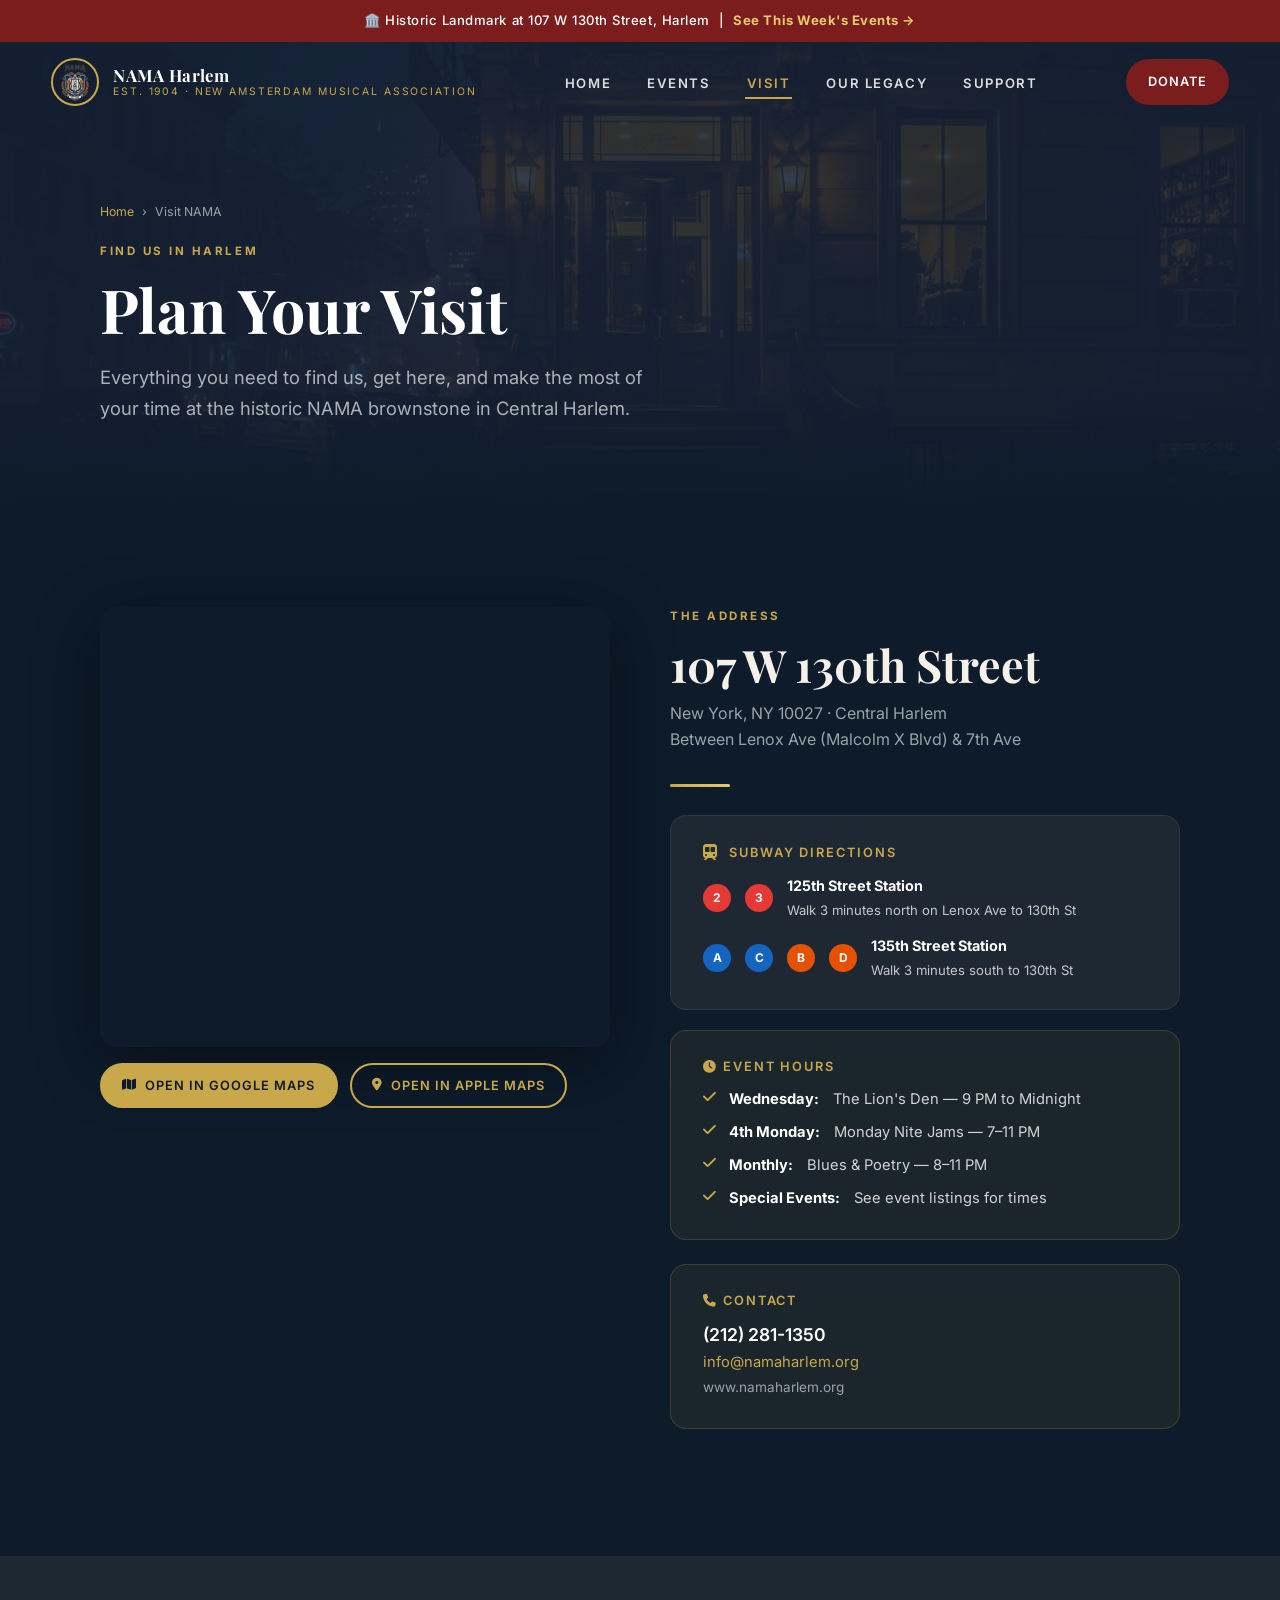
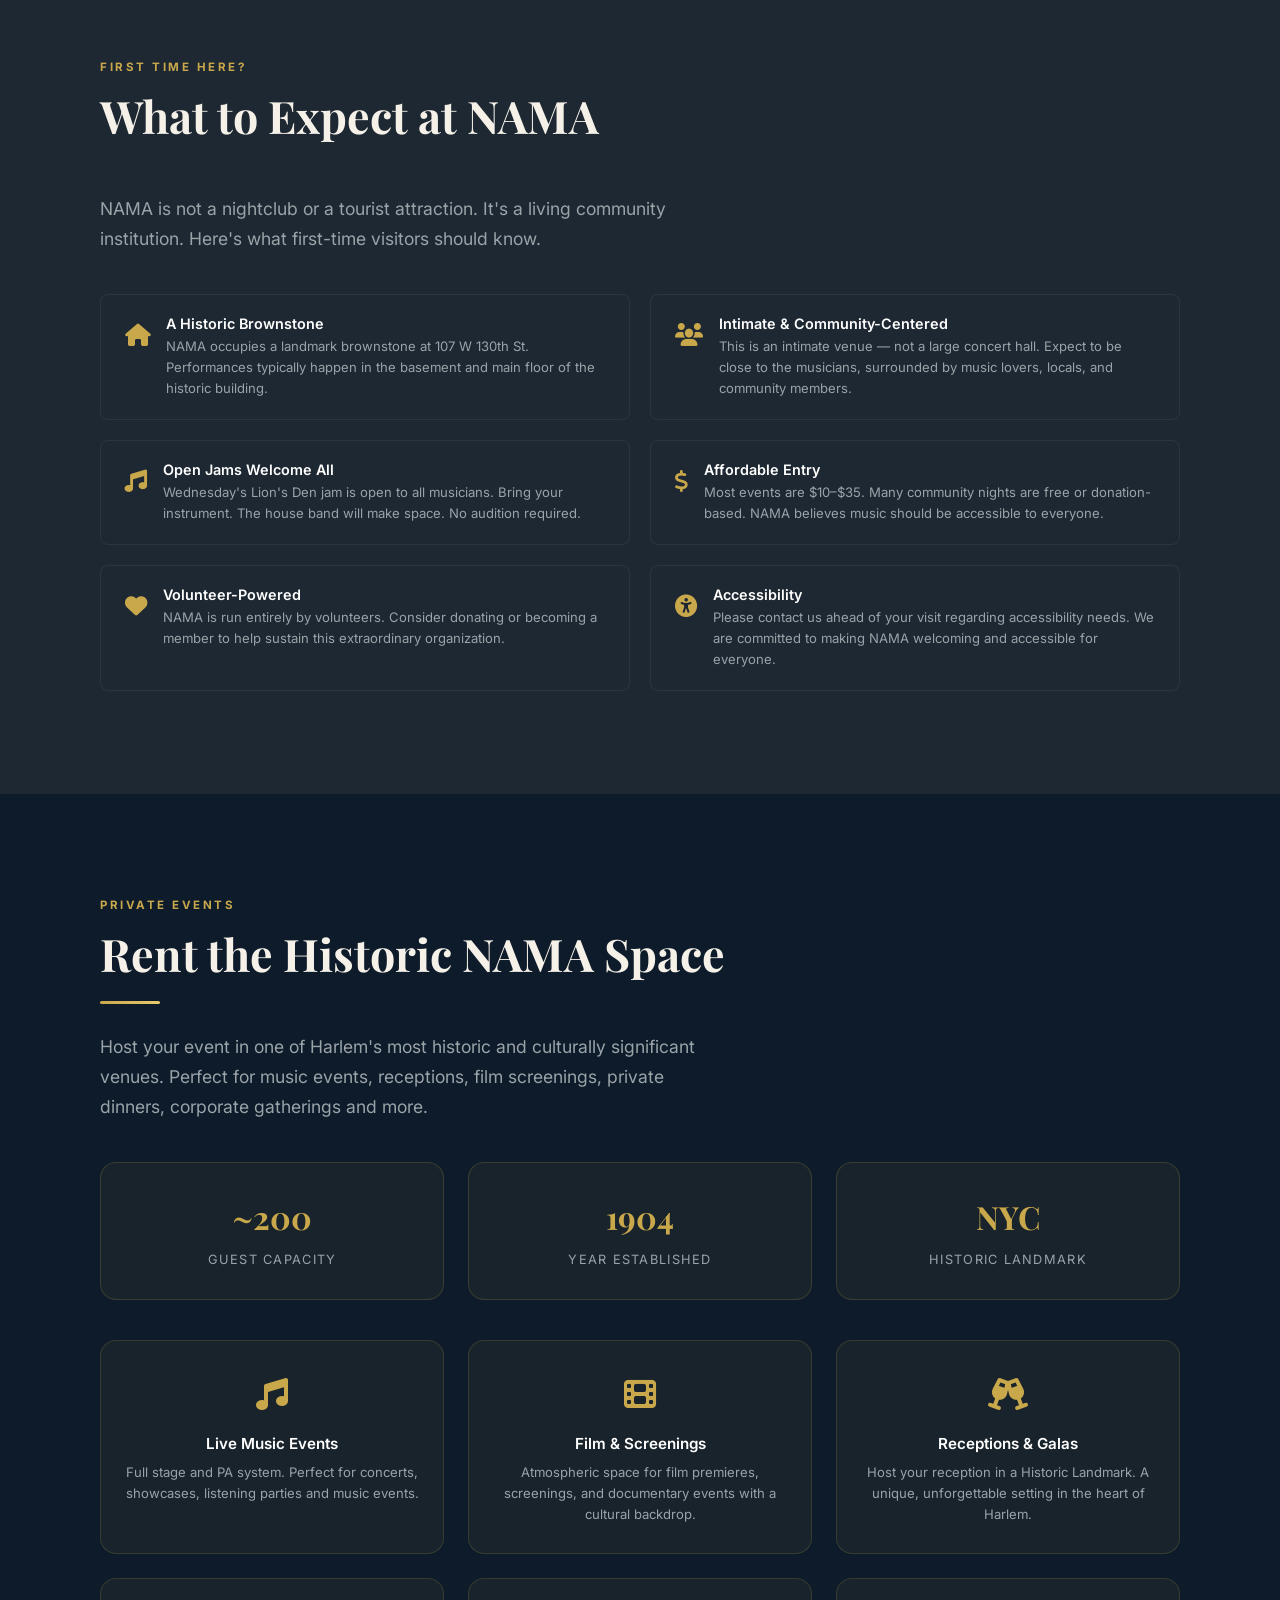
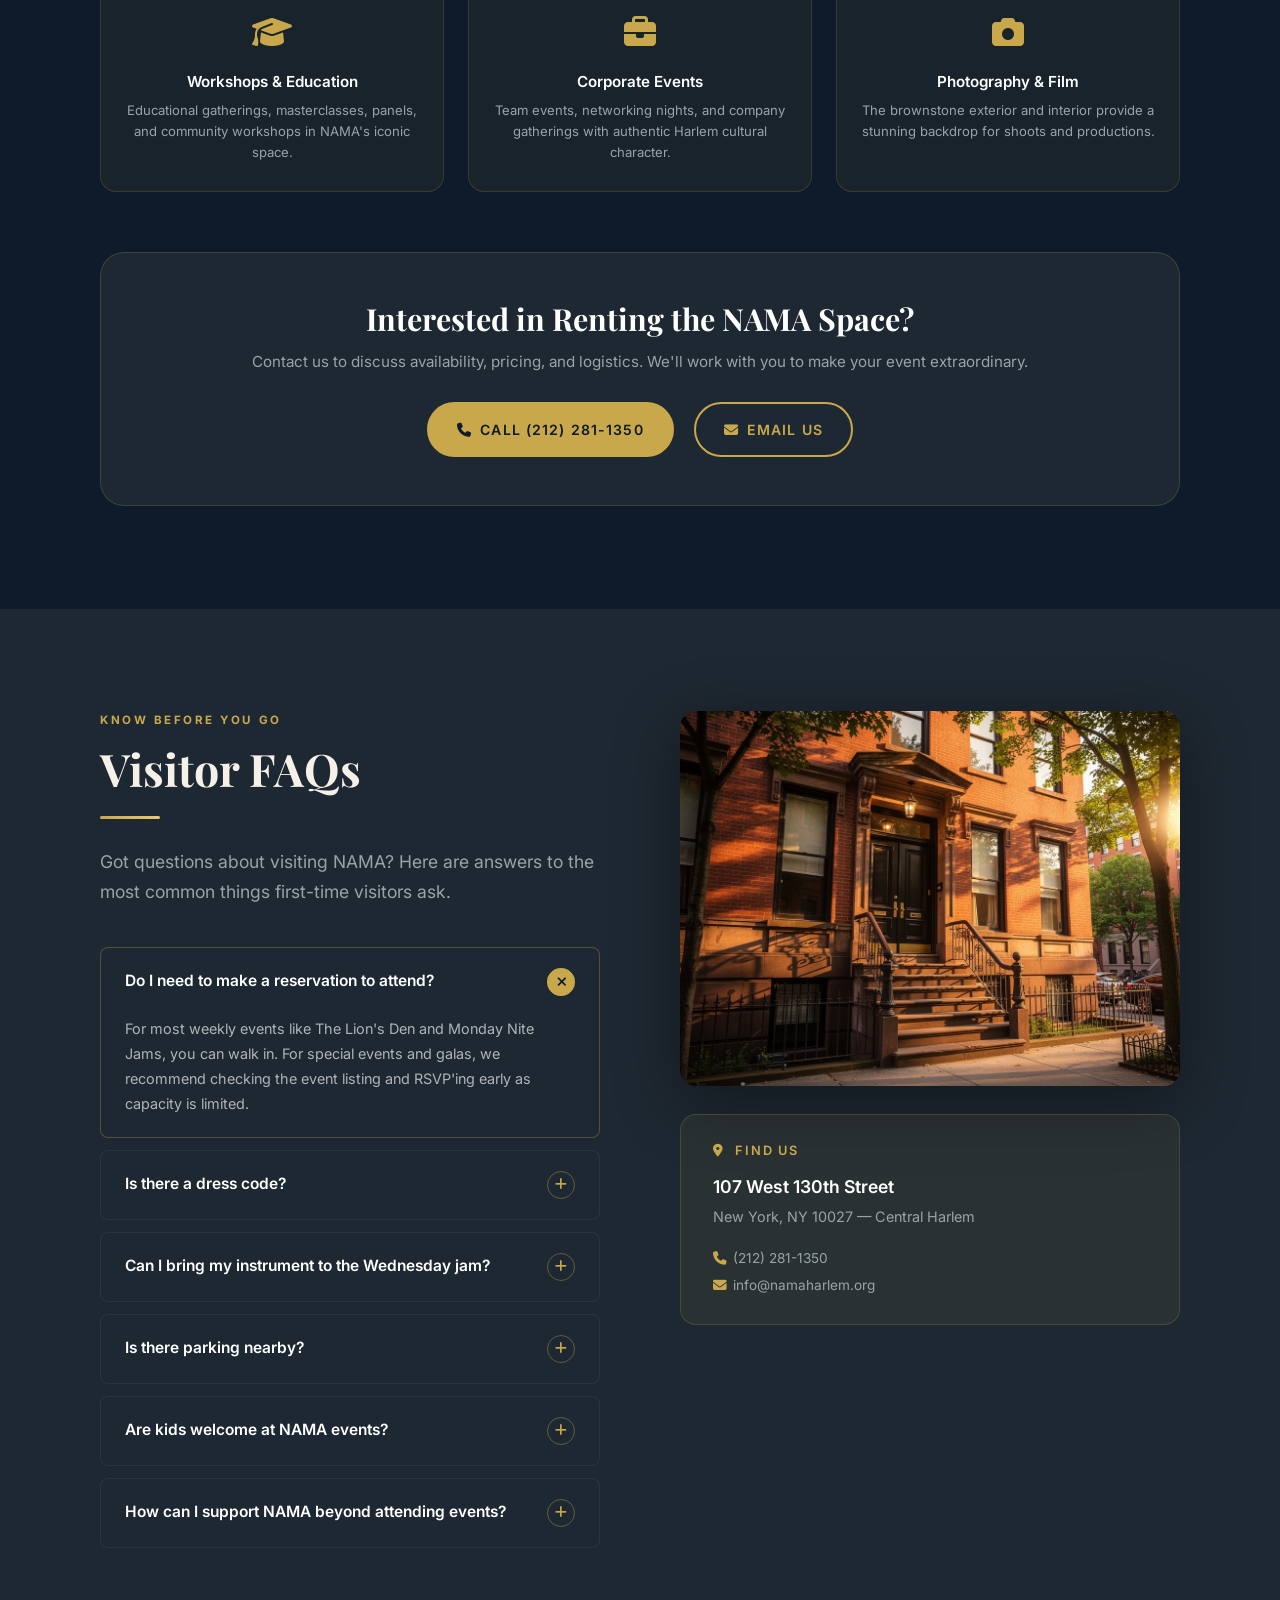
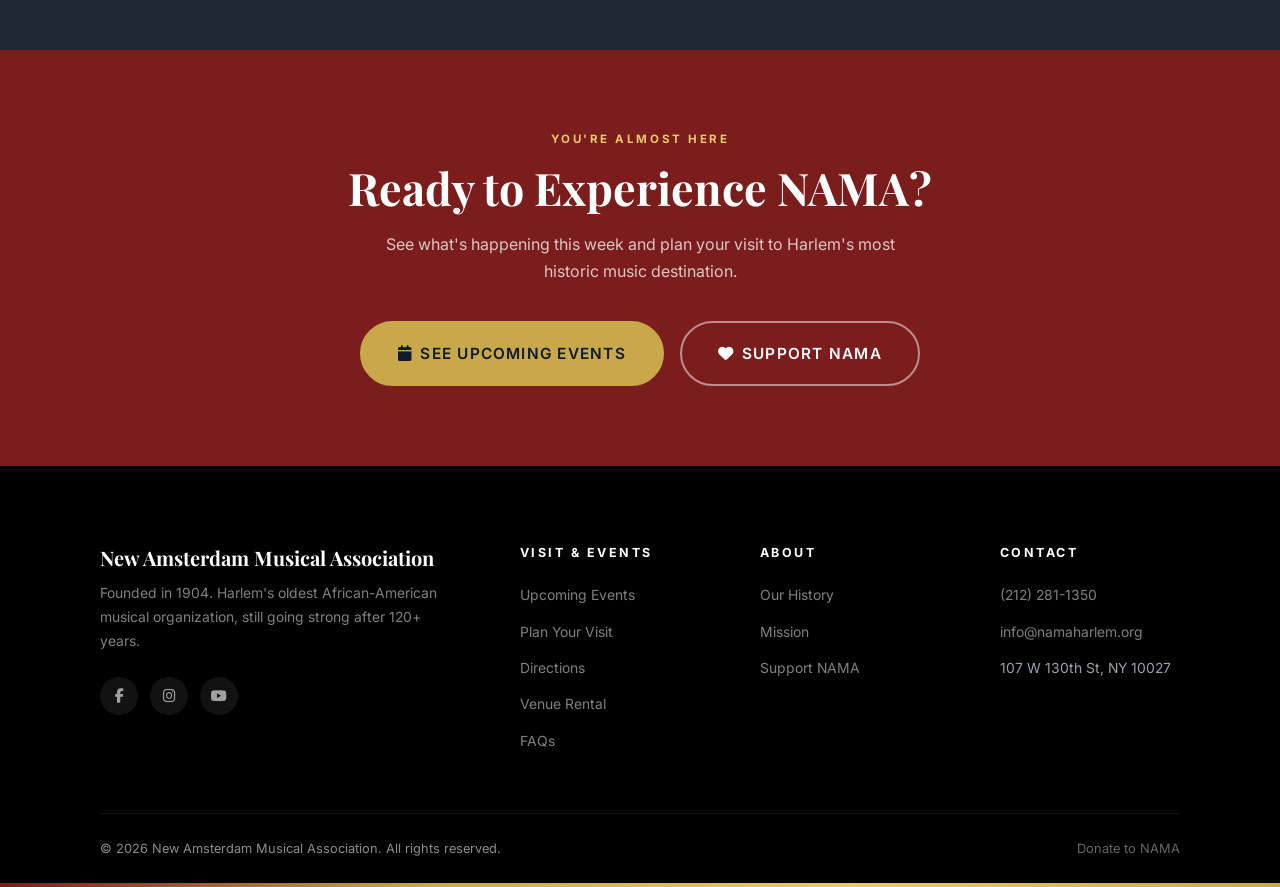
<file: visit.html>
<!DOCTYPE html>
<html lang="en">
<head>
  <meta charset="UTF-8">
  <meta name="viewport" content="width=device-width, initial-scale=1.0">
  <meta name="description" content="Plan your visit to NAMA Harlem — 107 W 130th Street. Directions, subway access, parking, hours, venue rental and visitor FAQs.">
  <title>Plan Your Visit — NAMA Harlem | 107 W 130th St, New York</title>
  <link rel="preconnect" href="https://fonts.googleapis.com">
  <link rel="preconnect" href="https://fonts.gstatic.com" crossorigin>
  <link href="https://fonts.googleapis.com/css2?family=Playfair+Display:ital,wght@0,700;0,800;1,400;1,700&family=Cormorant+Garamond:ital,wght@0,300;1,300;1,400&family=Inter:wght@400;500;600;700&display=swap" rel="stylesheet">
  <link rel="stylesheet" href="https://cdn.jsdelivr.net/npm/@fortawesome/fontawesome-free@6.4.0/css/all.min.css">
  <link rel="stylesheet" href="css/style.css">
  <style>
    .transit-card {
      background: var(--charcoal);
      border: 1px solid rgba(255,255,255,0.07);
      border-radius: var(--radius-lg);
      padding: 28px 32px;
      margin-bottom: 20px;
    }
    .transit-card h4 {
      color: var(--gold);
      font-size: 0.8rem;
      letter-spacing: 0.15em;
      text-transform: uppercase;
      margin-bottom: 14px;
      display: flex;
      align-items: center;
      gap: 10px;
    }
    .transit-card h4 i { font-size: 1rem; }
    .transit-line {
      display: flex;
      align-items: center;
      gap: 14px;
      margin-bottom: 12px;
      font-size: 0.9rem;
      color: rgba(255,255,255,0.75);
    }
    .transit-line:last-child { margin-bottom: 0; }
    .subway-badge {
      display: inline-flex;
      align-items: center;
      justify-content: center;
      width: 28px;
      height: 28px;
      border-radius: 50%;
      font-weight: 700;
      font-size: 0.75rem;
      flex-shrink: 0;
    }
    .subway-badge--red   { background: #e53935; color: #fff; }
    .subway-badge--blue  { background: #1565c0; color: #fff; }
    .subway-badge--green { background: #2e7d32; color: #fff; }
    .subway-badge--orange{ background: #e65100; color: #fff; }
    .experience-grid {
      display: grid;
      grid-template-columns: repeat(2, 1fr);
      gap: 20px;
      margin-top: 32px;
    }
    .experience-item {
      display: flex;
      gap: 16px;
      padding: 20px 24px;
      background: var(--charcoal);
      border-radius: var(--radius-md);
      border: 1px solid rgba(255,255,255,0.06);
    }
    .experience-item__icon {
      font-size: 1.4rem;
      color: var(--gold);
      flex-shrink: 0;
      margin-top: 2px;
    }
    .experience-item h4 {
      font-size: 0.9rem;
      color: var(--white);
      margin-bottom: 4px;
    }
    .experience-item p {
      font-size: 0.82rem;
      color: var(--smoke);
      line-height: 1.6;
    }
    .venue-specs {
      display: grid;
      grid-template-columns: repeat(3, 1fr);
      gap: 24px;
      margin: 40px 0;
    }
    .venue-spec {
      text-align: center;
      padding: 28px 20px;
      background: rgba(201,168,76,0.06);
      border: 1px solid rgba(201,168,76,0.2);
      border-radius: var(--radius-lg);
    }
    .venue-spec__number {
      font-family: var(--font-heading);
      font-size: 2rem;
      color: var(--gold);
      font-weight: 700;
      margin-bottom: 6px;
    }
    .venue-spec__label {
      font-size: 0.8rem;
      color: var(--smoke);
      text-transform: uppercase;
      letter-spacing: 0.1em;
    }
    .contact-card {
      background: var(--charcoal);
      border-radius: var(--radius-xl);
      padding: 48px;
      text-align: center;
      border: 1px solid rgba(201,168,76,0.2);
    }
    .contact-card h3 {
      color: var(--white);
      margin-bottom: 12px;
    }
    .contact-card p {
      color: var(--smoke);
      margin-bottom: 28px;
      font-size: 0.95rem;
    }
    .contact-links {
      display: flex;
      justify-content: center;
      gap: 20px;
      flex-wrap: wrap;
    }
    @media (max-width: 768px) {
      .experience-grid { grid-template-columns: 1fr; }
      .venue-specs { grid-template-columns: 1fr 1fr; }
    }
    @media (max-width: 480px) {
      .venue-specs { grid-template-columns: 1fr; }
      .contact-card { padding: 32px 24px; }
    }
  </style>
</head>
<body>

  <!-- Announcement Bar -->
  <div class="announcement-bar">
    🏛️ Historic Landmark at 107 W 130th Street, Harlem &nbsp;|&nbsp;
    <a href="events.html">See This Week's Events →</a>
  </div>

  <!-- Navigation -->
  <nav class="navbar" id="navbar">
    <div class="navbar__inner">
      <a href="index.html" class="navbar__logo">
        <img src="images/nama-crest.png" alt="NAMA crest" class="navbar__logo-img">
        <div class="navbar__logo-text">
          <span class="navbar__logo-name">NAMA Harlem</span>
          <span class="navbar__logo-sub">Est. 1904 · New Amsterdam Musical Association</span>
        </div>
      </a>
      <ul class="navbar__nav">
        <li><a href="index.html">Home</a></li>
        <li><a href="events.html">Events</a></li>
        <li><a href="visit.html" class="active">Visit</a></li>
        <li><a href="about.html">Our Legacy</a></li>
        <li><a href="support.html">Support</a></li>
      </ul>
      <div class="navbar__actions">
        <a href="support.html" class="btn btn--burgundy btn--sm">Donate</a>
        <button class="navbar__hamburger" aria-label="Open menu">
          <span></span><span></span><span></span>
        </button>
      </div>
    </div>
  </nav>

  <!-- Mobile Nav -->
  <div class="nav-overlay">
    <button class="nav-overlay__close">&times;</button>
    <a href="index.html">Home</a>
    <a href="events.html">Events</a>
    <a href="visit.html">Visit NAMA</a>
    <a href="about.html">Our Legacy</a>
    <a href="support.html">Support &amp; Donate</a>
    <a href="support.html" class="btn btn--gold" style="margin-top:12px">Donate Now</a>
  </div>

  <!-- Page Hero -->
  <div class="page-hero">
    <div class="container">
      <div class="page-hero__breadcrumb">
        <a href="index.html">Home</a> <span>›</span> <span>Visit NAMA</span>
      </div>
      <span class="section-label">Find Us in Harlem</span>
      <h1 class="page-hero__title">Plan Your Visit</h1>
      <p class="page-hero__subtitle">
        Everything you need to find us, get here, and make the most of your time at the historic NAMA brownstone in Central Harlem.
      </p>
    </div>
  </div>

  <main>

    <!-- Map & Address Section -->
    <section class="section" id="directions">
      <div class="container">
        <div class="grid-2" style="align-items:start; gap: 60px;">
          <!-- Map -->
          <div class="fade-in">
            <div class="visit__map-container" style="height:440px;">
              <iframe
                src="https://www.google.com/maps/embed?pb=!1m18!1m12!1m3!1d3019.523!2d-73.9448!3d40.8125!2m3!1f0!2f0!3f0!3m2!1i1024!2i768!4f13.1!3m3!1m2!1s0x89c2f609373bb42b%3A0x4528f82f2793d9d3!2s107%20W%20130th%20St%2C%20New%20York%2C%20NY%2010027!5e0!3m2!1sen!2sus!4v1711700000000!5m2!1sen!2sus"
                allowfullscreen="" loading="lazy" referrerpolicy="no-referrer-when-downgrade"
                title="NAMA location map">
              </iframe>
            </div>
            <div style="margin-top:16px; display:flex; gap:12px; flex-wrap:wrap;">
              <a href="https://maps.google.com/?q=107+W+130th+St+New+York+NY+10027" target="_blank" rel="noopener" class="btn btn--gold btn--sm">
                <i class="fa fa-map"></i> Open in Google Maps
              </a>
              <a href="https://maps.apple.com/?address=107+W+130th+St+New+York+NY+10027" target="_blank" rel="noopener" class="btn btn--outline btn--sm">
                <i class="fa fa-map-marker-alt"></i> Open in Apple Maps
              </a>
            </div>
          </div>

          <!-- Info -->
          <div class="fade-in fade-in-delay-1">
            <span class="section-label">The Address</span>
            <h2 class="section-title" style="margin-bottom:8px;">107 W 130th Street</h2>
            <p style="color:var(--smoke); font-size:1rem; margin-bottom:32px;">New York, NY 10027 · Central Harlem<br>Between Lenox Ave (Malcolm X Blvd) &amp; 7th Ave</p>
            <div class="gold-divider"></div>

            <!-- Subway -->
            <div class="transit-card">
              <h4><i class="fa fa-subway"></i> Subway Directions</h4>
              <div class="transit-line">
                <span class="subway-badge subway-badge--red">2</span>
                <span class="subway-badge subway-badge--red">3</span>
                <div><strong style="color:#fff;">125th Street Station</strong><br><span style="font-size:0.82rem;">Walk 3 minutes north on Lenox Ave to 130th St</span></div>
              </div>
              <div class="transit-line">
                <span class="subway-badge subway-badge--blue">A</span>
                <span class="subway-badge subway-badge--blue">C</span>
                <span class="subway-badge subway-badge--orange">B</span>
                <span class="subway-badge subway-badge--orange">D</span>
                <div><strong style="color:#fff;">135th Street Station</strong><br><span style="font-size:0.82rem;">Walk 3 minutes south to 130th St</span></div>
              </div>
            </div>

            <!-- Hours -->
            <div class="visit__info-block">
              <h4><i class="fa fa-clock"></i> Event Hours</h4>
              <ul>
                <li><i class="fa fa-check"></i> <strong style="color:#fff;">Wednesday:</strong> &nbsp;The Lion's Den — 9 PM to Midnight</li>
                <li><i class="fa fa-check"></i> <strong style="color:#fff;">4th Monday:</strong> &nbsp;Monday Nite Jams — 7–11 PM</li>
                <li><i class="fa fa-check"></i> <strong style="color:#fff;">Monthly:</strong> &nbsp;Blues &amp; Poetry — 8–11 PM</li>
                <li><i class="fa fa-check"></i> <strong style="color:#fff;">Special Events:</strong> &nbsp;See event listings for times</li>
              </ul>
            </div>

            <!-- Phone -->
            <div class="visit__info-block">
              <h4><i class="fa fa-phone"></i> Contact</h4>
              <p>
                <a href="tel:+12122811350" style="color:#fff; font-size:1.1rem; font-weight:600;">(212) 281-1350</a><br>
                <a href="mailto:info@namaharlem.org" style="color:var(--gold);">info@namaharlem.org</a><br>
                <a href="https://www.namaharlem.org" target="_blank" rel="noopener" style="color:var(--smoke); font-size:0.85rem;">www.namaharlem.org</a>
              </p>
            </div>
          </div>
        </div>
      </div>
    </section>

    <!-- What to Expect -->
    <section class="section section--charcoal">
      <div class="container">
        <span class="section-label fade-in">First Time Here?</span>
        <h2 class="section-title fade-in">What to Expect at NAMA</h2>
        <div class="gold-divider fade-in"></div>
        <p class="section-subtitle fade-in">
          NAMA is not a nightclub or a tourist attraction. It's a living community institution. Here's what first-time visitors should know.
        </p>

        <div class="experience-grid fade-in">
          <div class="experience-item">
            <div class="experience-item__icon"><i class="fa fa-home"></i></div>
            <div>
              <h4>A Historic Brownstone</h4>
              <p>NAMA occupies a landmark brownstone at 107 W 130th St. Performances typically happen in the basement and main floor of the historic building.</p>
            </div>
          </div>
          <div class="experience-item">
            <div class="experience-item__icon"><i class="fa fa-users"></i></div>
            <div>
              <h4>Intimate &amp; Community-Centered</h4>
              <p>This is an intimate venue — not a large concert hall. Expect to be close to the musicians, surrounded by music lovers, locals, and community members.</p>
            </div>
          </div>
          <div class="experience-item">
            <div class="experience-item__icon"><i class="fa fa-music"></i></div>
            <div>
              <h4>Open Jams Welcome All</h4>
              <p>Wednesday's Lion's Den jam is open to all musicians. Bring your instrument. The house band will make space. No audition required.</p>
            </div>
          </div>
          <div class="experience-item">
            <div class="experience-item__icon"><i class="fa fa-dollar-sign"></i></div>
            <div>
              <h4>Affordable Entry</h4>
              <p>Most events are $10–$35. Many community nights are free or donation-based. NAMA believes music should be accessible to everyone.</p>
            </div>
          </div>
          <div class="experience-item">
            <div class="experience-item__icon"><i class="fa fa-heart"></i></div>
            <div>
              <h4>Volunteer-Powered</h4>
              <p>NAMA is run entirely by volunteers. Consider donating or becoming a member to help sustain this extraordinary organization.</p>
            </div>
          </div>
          <div class="experience-item">
            <div class="experience-item__icon"><i class="fa fa-universal-access"></i></div>
            <div>
              <h4>Accessibility</h4>
              <p>Please contact us ahead of your visit regarding accessibility needs. We are committed to making NAMA welcoming and accessible for everyone.</p>
            </div>
          </div>
        </div>
      </div>
    </section>

    <!-- Venue Rental -->
    <section class="section" id="venue">
      <div class="container">
        <span class="section-label fade-in">Private Events</span>
        <h2 class="section-title fade-in">Rent the Historic NAMA Space</h2>
        <div class="gold-divider fade-in"></div>
        <p class="section-subtitle fade-in">
          Host your event in one of Harlem's most historic and culturally significant venues. Perfect for music events, receptions, film screenings, private dinners, corporate gatherings and more.
        </p>

        <div class="venue-specs fade-in">
          <div class="venue-spec">
            <div class="venue-spec__number">~200</div>
            <div class="venue-spec__label">Guest Capacity</div>
          </div>
          <div class="venue-spec">
            <div class="venue-spec__number">1904</div>
            <div class="venue-spec__label">Year Established</div>
          </div>
          <div class="venue-spec">
            <div class="venue-spec__number">NYC</div>
            <div class="venue-spec__label">Historic Landmark</div>
          </div>
        </div>

        <div class="rental-features fade-in">
          <div class="rental-feature">
            <div class="rental-feature__icon"><i class="fa fa-music"></i></div>
            <h4>Live Music Events</h4>
            <p>Full stage and PA system. Perfect for concerts, showcases, listening parties and music events.</p>
          </div>
          <div class="rental-feature">
            <div class="rental-feature__icon"><i class="fa fa-film"></i></div>
            <h4>Film &amp; Screenings</h4>
            <p>Atmospheric space for film premieres, screenings, and documentary events with a cultural backdrop.</p>
          </div>
          <div class="rental-feature">
            <div class="rental-feature__icon"><i class="fa fa-glass-cheers"></i></div>
            <h4>Receptions &amp; Galas</h4>
            <p>Host your reception in a Historic Landmark. A unique, unforgettable setting in the heart of Harlem.</p>
          </div>
          <div class="rental-feature">
            <div class="rental-feature__icon"><i class="fa fa-graduation-cap"></i></div>
            <h4>Workshops &amp; Education</h4>
            <p>Educational gatherings, masterclasses, panels, and community workshops in NAMA's iconic space.</p>
          </div>
          <div class="rental-feature">
            <div class="rental-feature__icon"><i class="fa fa-briefcase"></i></div>
            <h4>Corporate Events</h4>
            <p>Team events, networking nights, and company gatherings with authentic Harlem cultural character.</p>
          </div>
          <div class="rental-feature">
            <div class="rental-feature__icon"><i class="fa fa-camera"></i></div>
            <h4>Photography &amp; Film</h4>
            <p>The brownstone exterior and interior provide a stunning backdrop for shoots and productions.</p>
          </div>
        </div>

        <div class="contact-card fade-in mt-60">
          <h3>Interested in Renting the NAMA Space?</h3>
          <p>Contact us to discuss availability, pricing, and logistics. We'll work with you to make your event extraordinary.</p>
          <div class="contact-links">
            <a href="tel:+12122811350" class="btn btn--gold">
              <i class="fa fa-phone"></i> Call (212) 281-1350
            </a>
            <a href="mailto:info@namaharlem.org" class="btn btn--outline">
              <i class="fa fa-envelope"></i> Email Us
            </a>
          </div>
        </div>
      </div>
    </section>

    <!-- FAQ -->
    <section class="section section--charcoal" id="faq">
      <div class="container">
        <div class="grid-2" style="gap:80px; align-items:start;">
          <div>
            <span class="section-label fade-in">Know Before You Go</span>
            <h2 class="section-title fade-in">Visitor FAQs</h2>
            <div class="gold-divider fade-in"></div>
            <p class="section-subtitle fade-in" style="max-width:100%;">
              Got questions about visiting NAMA? Here are answers to the most common things first-time visitors ask.
            </p>

            <div class="faq-list">
              <div class="faq-item">
                <div class="faq-question">
                  <h4>Do I need to make a reservation to attend?</h4>
                  <div class="faq-icon"><i class="fa fa-plus"></i></div>
                </div>
                <div class="faq-answer">
                  <p>For most weekly events like The Lion's Den and Monday Nite Jams, you can walk in. For special events and galas, we recommend checking the event listing and RSVP'ing early as capacity is limited.</p>
                </div>
              </div>
              <div class="faq-item">
                <div class="faq-question">
                  <h4>Is there a dress code?</h4>
                  <div class="faq-icon"><i class="fa fa-plus"></i></div>
                </div>
                <div class="faq-answer">
                  <p>No strict dress code — come as you are. Many visitors enjoy dressing up a little to honor the spirit of Harlem's musical tradition, but jeans and casual wear are completely welcome.</p>
                </div>
              </div>
              <div class="faq-item">
                <div class="faq-question">
                  <h4>Can I bring my instrument to the Wednesday jam?</h4>
                  <div class="faq-icon"><i class="fa fa-plus"></i></div>
                </div>
                <div class="faq-answer">
                  <p>Absolutely — that's the whole point! The Lion's Den is an open jam. The house band leads the session but all musicians are encouraged to sit in. Just show up, introduce yourself, and play.</p>
                </div>
              </div>
              <div class="faq-item">
                <div class="faq-question">
                  <h4>Is there parking nearby?</h4>
                  <div class="faq-icon"><i class="fa fa-plus"></i></div>
                </div>
                <div class="faq-answer">
                  <p>Street parking is available on W 130th St and surrounding blocks. We strongly recommend taking the subway (2/3 to 125th or A/C/B/D to 135th) as Harlem street parking can be limited on event nights.</p>
                </div>
              </div>
              <div class="faq-item">
                <div class="faq-question">
                  <h4>Are kids welcome at NAMA events?</h4>
                  <div class="faq-icon"><i class="fa fa-plus"></i></div>
                </div>
                <div class="faq-answer">
                  <p>Many of our afternoon and community events are family-friendly. Some evening events may have age restrictions depending on the programming. Check individual event listings or call us at (212) 281-1350 to confirm.</p>
                </div>
              </div>
              <div class="faq-item">
                <div class="faq-question">
                  <h4>How can I support NAMA beyond attending events?</h4>
                  <div class="faq-icon"><i class="fa fa-plus"></i></div>
                </div>
                <div class="faq-answer">
                  <p>You can donate to the Brownstone Renovation Fund, become a member, or volunteer with the organization. Every contribution — large or small — helps sustain 120+ years of Harlem music legacy. Visit our <a href="support.html">Support page</a> to learn more.</p>
                </div>
              </div>
            </div>
          </div>

          <div class="fade-in fade-in-delay-2">
            <img src="images/brownstone-day.jpg" alt="NAMA brownstone exterior" style="border-radius: var(--radius-lg); width:100%; object-fit:cover; box-shadow: var(--shadow-lg);">
            <div style="margin-top: 28px; background: rgba(201,168,76,0.07); border: 1px solid rgba(201,168,76,0.2); border-radius: var(--radius-lg); padding: 28px 32px;">
              <h4 style="color:var(--gold); font-size:0.8rem; letter-spacing:0.15em; text-transform:uppercase; margin-bottom:14px;">
                <i class="fa fa-map-marker-alt"></i> &nbsp;Find Us
              </h4>
              <p style="color:var(--white); font-size:1.1rem; font-weight:600; margin-bottom:4px;">107 West 130th Street</p>
              <p style="color:var(--smoke); font-size:0.9rem; margin-bottom:18px;">New York, NY 10027 — Central Harlem</p>
              <p style="color:var(--smoke); font-size:0.85rem; margin-bottom:4px;"><i class="fa fa-phone" style="color:var(--gold); width:16px;"></i> (212) 281-1350</p>
              <p style="color:var(--smoke); font-size:0.85rem;"><i class="fa fa-envelope" style="color:var(--gold); width:16px;"></i> info@namaharlem.org</p>
            </div>
          </div>
        </div>
      </div>
    </section>

    <!-- CTA Strip -->
    <section style="background: var(--burgundy); padding: 80px 0; text-align:center;">
      <div class="container">
        <span class="section-label fade-in" style="color:var(--gold-lt);">You're Almost Here</span>
        <h2 class="fade-in" style="color:var(--white); margin-bottom:16px;">Ready to Experience NAMA?</h2>
        <p class="fade-in" style="color:rgba(255,255,255,0.75); max-width:520px; margin:0 auto 36px; font-size:1rem; line-height:1.7;">
          See what's happening this week and plan your visit to Harlem's most historic music destination.
        </p>
        <div class="btn-group flex-center fade-in">
          <a href="events.html" class="btn btn--gold btn--lg"><i class="fa fa-calendar"></i> See Upcoming Events</a>
          <a href="support.html" class="btn btn--outline-white btn--lg"><i class="fa fa-heart"></i> Support NAMA</a>
        </div>
      </div>
    </section>

  </main>

  <!-- Footer -->
  <footer class="footer">
    <div class="container">
      <div class="footer__grid">
        <div class="footer__brand">
          <h3>New Amsterdam Musical Association</h3>
          <p>Founded in 1904. Harlem's oldest African-American musical organization, still going strong after 120+ years.</p>
          <div class="footer__social">
            <a href="https://www.facebook.com/NAMA19041905/" target="_blank" rel="noopener" aria-label="Facebook"><i class="fab fa-facebook-f"></i></a>
            <a href="https://www.instagram.com/namaharlem/" target="_blank" rel="noopener" aria-label="Instagram"><i class="fab fa-instagram"></i></a>
            <a href="https://www.youtube.com/@NAMAHarlem" target="_blank" rel="noopener" aria-label="YouTube"><i class="fab fa-youtube"></i></a>
          </div>
        </div>
        <div class="footer__col">
          <h4>Visit &amp; Events</h4>
          <ul>
            <li><a href="events.html">Upcoming Events</a></li>
            <li><a href="visit.html">Plan Your Visit</a></li>
            <li><a href="visit.html#directions">Directions</a></li>
            <li><a href="visit.html#venue">Venue Rental</a></li>
            <li><a href="visit.html#faq">FAQs</a></li>
          </ul>
        </div>
        <div class="footer__col">
          <h4>About</h4>
          <ul>
            <li><a href="about.html">Our History</a></li>
            <li><a href="about.html#mission">Mission</a></li>
            <li><a href="support.html">Support NAMA</a></li>
          </ul>
        </div>
        <div class="footer__col">
          <h4>Contact</h4>
          <ul>
            <li><a href="tel:+12122811350">(212) 281-1350</a></li>
            <li><a href="mailto:info@namaharlem.org">info@namaharlem.org</a></li>
            <li><a style="color:var(--smoke); cursor:default;">107 W 130th St, NY 10027</a></li>
          </ul>
        </div>
      </div>
      <div class="footer__bottom">
        <span>© 2026 New Amsterdam Musical Association. All rights reserved.</span>
        <a href="support.html">Donate to NAMA</a>
      </div>
    </div>
    <div class="footer__gold-bar"></div>
  </footer>

  <div class="toast" role="alert" aria-live="polite"></div>
  <script src="js/main.js"></script>
</body>
</html>
</file>
<file: css/style.css>
/* ============================================================
   NAMA HARLEM — Global Stylesheet
   Design System: "Harlem Heritage meets Modern Cultural Energy"
   Color Palette:
     --navy:      #0D1B2A  (deep midnight navy)
     --gold:      #C9A84C  (warm brass/gold)
     --gold-lt:   #E8C96B  (light gold highlight)
     --ivory:     #F5F0E8  (cream/ivory reading bg)
     --burgundy:  #7B1D1D  (deep oxblood accent)
     --charcoal:  #1E2832  (dark card bg)
     --smoke:     #9AA3A8  (subtle muted text)
   ============================================================ */

/* ---------- CSS Reset & Base ---------- */
*, *::before, *::after {
  box-sizing: border-box;
  margin: 0;
  padding: 0;
}

:root {
  --navy:       #0D1B2A;
  --navy-mid:   #162336;
  --charcoal:   #1E2832;
  --gold:       #C9A84C;
  --gold-lt:    #E8C96B;
  --gold-dark:  #9E7B2E;
  --ivory:      #F5F0E8;
  --ivory-dk:   #EDE7D9;
  --burgundy:   #7B1D1D;
  --burgundy-lt:#A02B2B;
  --smoke:      #9AA3A8;
  --white:      #FFFFFF;
  --black:      #000000;

  --font-heading: 'Playfair Display', Georgia, 'Times New Roman', serif;
  --font-body:    'Inter', 'Helvetica Neue', Arial, sans-serif;
  --font-display: 'Cormorant Garamond', Georgia, serif;

  --radius-sm:  4px;
  --radius-md:  8px;
  --radius-lg:  16px;
  --radius-xl:  24px;
  --radius-full: 9999px;

  --shadow-sm:  0 2px 8px rgba(0,0,0,0.18);
  --shadow-md:  0 8px 32px rgba(0,0,0,0.28);
  --shadow-lg:  0 16px 64px rgba(0,0,0,0.40);
  --shadow-gold: 0 0 24px rgba(201,168,76,0.28);

  --transition: 0.25s ease;
  --transition-slow: 0.45s ease;

  --max-width: 1200px;
  --section-pad: clamp(60px, 8vw, 120px);
}

html {
  scroll-behavior: smooth;
  font-size: 16px;
  -webkit-font-smoothing: antialiased;
}

body {
  font-family: var(--font-body);
  background-color: var(--navy);
  color: var(--ivory);
  line-height: 1.65;
  overflow-x: hidden;
}

img {
  max-width: 100%;
  height: auto;
  display: block;
}

a {
  color: var(--gold);
  text-decoration: none;
  transition: color var(--transition);
}

a:hover { color: var(--gold-lt); }

ul { list-style: none; }

/* ---------- Typography ---------- */
h1, h2, h3, h4, h5 {
  font-family: var(--font-heading);
  line-height: 1.2;
  font-weight: 700;
}

h1 { font-size: clamp(2.4rem, 5vw, 4.2rem); }
h2 { font-size: clamp(1.8rem, 3.5vw, 2.8rem); }
h3 { font-size: clamp(1.3rem, 2.5vw, 1.9rem); }
h4 { font-size: 1.25rem; font-family: var(--font-body); font-weight: 600; }

.display-text {
  font-family: var(--font-display);
  font-weight: 300;
  font-style: italic;
}

.section-label {
  font-family: var(--font-body);
  font-size: 0.72rem;
  font-weight: 700;
  letter-spacing: 0.22em;
  text-transform: uppercase;
  color: var(--gold);
  margin-bottom: 12px;
  display: block;
}

.section-title {
  margin-bottom: 16px;
}

.section-subtitle {
  font-size: 1.1rem;
  color: var(--smoke);
  max-width: 620px;
  line-height: 1.7;
  margin-bottom: 40px;
}

/* ---------- Layout Utilities ---------- */
.container {
  max-width: var(--max-width);
  margin: 0 auto;
  padding: 0 clamp(20px, 5vw, 60px);
}

.section {
  padding: var(--section-pad) 0;
}

.section--ivory {
  background: var(--ivory);
  color: var(--navy);
}

.section--ivory .section-label { color: var(--burgundy); }
.section--ivory .section-subtitle { color: #5a5a5a; }
.section--ivory h2, .section--ivory h3 { color: var(--navy); }

.section--charcoal {
  background: var(--charcoal);
}

.section--mid {
  background: var(--navy-mid);
}

.grid-2 {
  display: grid;
  grid-template-columns: repeat(2, 1fr);
  gap: 40px;
  align-items: center;
}

.grid-3 {
  display: grid;
  grid-template-columns: repeat(3, 1fr);
  gap: 32px;
}

.grid-4 {
  display: grid;
  grid-template-columns: repeat(4, 1fr);
  gap: 24px;
}

.flex-center {
  display: flex;
  align-items: center;
  justify-content: center;
}

.text-center { text-align: center; }

.mt-8  { margin-top: 8px; }
.mt-16 { margin-top: 16px; }
.mt-24 { margin-top: 24px; }
.mt-40 { margin-top: 40px; }
.mt-60 { margin-top: 60px; }
.mb-8  { margin-bottom: 8px; }
.mb-16 { margin-bottom: 16px; }
.mb-24 { margin-bottom: 24px; }
.mb-40 { margin-bottom: 40px; }

/* ---------- Buttons ---------- */
.btn {
  display: inline-flex;
  align-items: center;
  gap: 8px;
  padding: 14px 28px;
  border-radius: var(--radius-full);
  font-family: var(--font-body);
  font-size: 0.88rem;
  font-weight: 600;
  letter-spacing: 0.08em;
  text-transform: uppercase;
  cursor: pointer;
  border: 2px solid transparent;
  transition: all var(--transition);
  white-space: nowrap;
  text-decoration: none;
}

.btn--gold {
  background: var(--gold);
  color: var(--navy);
  border-color: var(--gold);
}
.btn--gold:hover {
  background: var(--gold-lt);
  border-color: var(--gold-lt);
  color: var(--navy);
  transform: translateY(-2px);
  box-shadow: var(--shadow-gold);
}

.btn--outline {
  background: transparent;
  color: var(--gold);
  border-color: var(--gold);
}
.btn--outline:hover {
  background: var(--gold);
  color: var(--navy);
  transform: translateY(-2px);
}

.btn--outline-white {
  background: transparent;
  color: var(--white);
  border-color: rgba(255,255,255,0.5);
}
.btn--outline-white:hover {
  background: rgba(255,255,255,0.12);
  border-color: var(--white);
  color: var(--white);
}

.btn--burgundy {
  background: var(--burgundy);
  color: var(--white);
  border-color: var(--burgundy);
}
.btn--burgundy:hover {
  background: var(--burgundy-lt);
  border-color: var(--burgundy-lt);
  transform: translateY(-2px);
}

.btn--sm {
  padding: 10px 20px;
  font-size: 0.80rem;
}

.btn--lg {
  padding: 18px 36px;
  font-size: 0.96rem;
}

.btn-group {
  display: flex;
  flex-wrap: wrap;
  gap: 16px;
  align-items: center;
}

/* ---------- Gold Divider ---------- */
.gold-divider {
  width: 60px;
  height: 3px;
  background: linear-gradient(90deg, var(--gold), var(--gold-lt));
  margin: 20px 0 28px;
  border-radius: var(--radius-full);
}
.gold-divider--center {
  margin: 20px auto 28px;
}

/* ---------- Announcement Bar ---------- */
.announcement-bar {
  background: var(--burgundy);
  color: var(--white);
  text-align: center;
  padding: 10px 20px;
  font-size: 0.82rem;
  font-weight: 500;
  letter-spacing: 0.04em;
  position: relative;
  z-index: 200;
}
.announcement-bar a {
  color: var(--gold-lt);
  font-weight: 700;
}
.announcement-bar a:hover {
  color: var(--white);
}

/* ---------- Navigation ---------- */
.navbar {
  position: fixed;
  top: 0;
  left: 0;
  right: 0;
  z-index: 100;
  transition: background var(--transition-slow), box-shadow var(--transition-slow);
  padding: 0;
}

/* The announcement bar shifts this — we handle it with JS */
.navbar.has-announcement {
  top: 40px;
}

.navbar.scrolled {
  background: rgba(13, 27, 42, 0.97);
  backdrop-filter: blur(12px);
  -webkit-backdrop-filter: blur(12px);
  box-shadow: 0 2px 20px rgba(0,0,0,0.5);
}

.navbar__inner {
  display: flex;
  align-items: center;
  justify-content: space-between;
  padding: 0 clamp(20px, 4vw, 60px);
  height: 80px;
  max-width: 1400px;
  margin: 0 auto;
}

.navbar__logo {
  display: flex;
  align-items: center;
  gap: 14px;
  text-decoration: none;
}

.navbar__logo-img {
  width: 48px;
  height: 48px;
  border-radius: 50%;
  object-fit: cover;
  border: 2px solid var(--gold);
}

.navbar__logo-text {
  display: flex;
  flex-direction: column;
  line-height: 1.15;
}

.navbar__logo-name {
  font-family: var(--font-heading);
  font-size: 1.05rem;
  font-weight: 700;
  color: var(--white);
  letter-spacing: 0.02em;
}

.navbar__logo-sub {
  font-size: 0.65rem;
  color: var(--gold);
  letter-spacing: 0.18em;
  text-transform: uppercase;
}

.navbar__nav {
  display: flex;
  align-items: center;
  gap: 32px;
}

.navbar__nav a {
  font-size: 0.82rem;
  font-weight: 600;
  letter-spacing: 0.12em;
  text-transform: uppercase;
  color: rgba(255,255,255,0.85);
  padding: 6px 2px;
  position: relative;
  text-decoration: none;
  transition: color var(--transition);
}

.navbar__nav a::after {
  content: '';
  position: absolute;
  bottom: -2px;
  left: 0;
  right: 0;
  height: 2px;
  background: var(--gold);
  transform: scaleX(0);
  transform-origin: right;
  transition: transform var(--transition);
}

.navbar__nav a:hover,
.navbar__nav a.active {
  color: var(--gold);
}

.navbar__nav a:hover::after,
.navbar__nav a.active::after {
  transform: scaleX(1);
  transform-origin: left;
}

.navbar__actions {
  display: flex;
  align-items: center;
  gap: 12px;
}

.navbar__hamburger {
  display: none;
  flex-direction: column;
  gap: 5px;
  background: none;
  border: none;
  cursor: pointer;
  padding: 8px;
}

.navbar__hamburger span {
  display: block;
  width: 26px;
  height: 2px;
  background: var(--white);
  border-radius: 2px;
  transition: all var(--transition);
}

/* Mobile Nav Overlay */
.nav-overlay {
  display: none;
  position: fixed;
  inset: 0;
  background: var(--navy);
  z-index: 99;
  flex-direction: column;
  align-items: center;
  justify-content: center;
  gap: 32px;
}

.nav-overlay.open {
  display: flex;
}

.nav-overlay a {
  font-family: var(--font-heading);
  font-size: 2rem;
  color: var(--white);
  text-decoration: none;
  transition: color var(--transition);
}

.nav-overlay a:hover { color: var(--gold); }

.nav-overlay__close {
  position: absolute;
  top: 28px;
  right: 28px;
  background: none;
  border: none;
  color: var(--white);
  font-size: 2rem;
  cursor: pointer;
  line-height: 1;
}

/* ---------- HERO SECTION ---------- */
.hero {
  position: relative;
  min-height: 100vh;
  display: flex;
  flex-direction: column;
  justify-content: flex-end;
  overflow: hidden;
}

.hero__bg {
  position: absolute;
  inset: 0;
  background-image: url('../images/hero-brownstone.jpg');
  background-size: cover;
  background-position: center 30%;
  transition: transform 0.1s ease-out;
}

.hero__overlay {
  position: absolute;
  inset: 0;
  background: linear-gradient(
    180deg,
    rgba(13,27,42,0.25) 0%,
    rgba(13,27,42,0.45) 40%,
    rgba(13,27,42,0.88) 80%,
    rgba(13,27,42,0.98) 100%
  );
}

.hero__content {
  position: relative;
  z-index: 2;
  padding: 0 clamp(20px, 6vw, 100px) clamp(60px, 10vh, 120px);
  max-width: 900px;
}

.hero__eyebrow {
  font-size: 0.75rem;
  font-weight: 700;
  letter-spacing: 0.28em;
  text-transform: uppercase;
  color: var(--gold);
  margin-bottom: 18px;
  display: flex;
  align-items: center;
  gap: 12px;
}

.hero__eyebrow::before {
  content: '';
  display: block;
  width: 40px;
  height: 2px;
  background: var(--gold);
}

.hero__title {
  font-size: clamp(2.8rem, 6vw, 5.2rem);
  color: var(--white);
  line-height: 1.08;
  margin-bottom: 20px;
  font-weight: 800;
}

.hero__title em {
  font-style: italic;
  color: var(--gold);
  font-family: var(--font-display);
  font-weight: 300;
}

.hero__subtitle {
  font-size: clamp(1rem, 2vw, 1.25rem);
  color: rgba(255,255,255,0.82);
  max-width: 560px;
  margin-bottom: 40px;
  line-height: 1.7;
}

.hero__stats {
  display: flex;
  flex-wrap: wrap;
  gap: 32px;
  margin-top: 48px;
  padding-top: 40px;
  border-top: 1px solid rgba(201,168,76,0.25);
}

.hero__stat-item {
  display: flex;
  flex-direction: column;
  gap: 4px;
}

.hero__stat-number {
  font-family: var(--font-heading);
  font-size: 2rem;
  color: var(--gold);
  font-weight: 700;
  line-height: 1;
}

.hero__stat-label {
  font-size: 0.75rem;
  color: rgba(255,255,255,0.6);
  letter-spacing: 0.1em;
  text-transform: uppercase;
}

.hero__scroll {
  position: absolute;
  bottom: 32px;
  right: 48px;
  display: flex;
  flex-direction: column;
  align-items: center;
  gap: 8px;
  color: rgba(255,255,255,0.5);
  font-size: 0.7rem;
  letter-spacing: 0.15em;
  text-transform: uppercase;
  z-index: 2;
  animation: bounce 2s ease-in-out infinite;
}

.hero__scroll-line {
  width: 1px;
  height: 48px;
  background: linear-gradient(180deg, rgba(255,255,255,0.5), transparent);
}

@keyframes bounce {
  0%, 100% { transform: translateY(0); }
  50% { transform: translateY(8px); }
}

/* ---------- Quick Info Bar ---------- */
.quick-info {
  background: var(--charcoal);
  border-top: 1px solid rgba(201,168,76,0.2);
  border-bottom: 1px solid rgba(201,168,76,0.2);
}

.quick-info__inner {
  display: flex;
  justify-content: space-around;
  align-items: stretch;
  flex-wrap: wrap;
}

.quick-info__item {
  display: flex;
  align-items: center;
  gap: 14px;
  padding: 20px 24px;
  flex: 1;
  min-width: 200px;
  border-right: 1px solid rgba(255,255,255,0.07);
  text-decoration: none;
  transition: background var(--transition);
}

.quick-info__item:last-child {
  border-right: none;
}

.quick-info__item:hover {
  background: rgba(201,168,76,0.06);
}

.quick-info__icon {
  width: 40px;
  height: 40px;
  border-radius: 50%;
  background: rgba(201,168,76,0.12);
  display: flex;
  align-items: center;
  justify-content: center;
  flex-shrink: 0;
  color: var(--gold);
  font-size: 1.1rem;
}

.quick-info__label {
  font-size: 0.7rem;
  text-transform: uppercase;
  letter-spacing: 0.12em;
  color: var(--smoke);
  margin-bottom: 3px;
}

.quick-info__value {
  font-size: 0.9rem;
  font-weight: 600;
  color: var(--white);
}

/* ---------- Events Section ---------- */
.events-grid {
  display: grid;
  grid-template-columns: repeat(3, 1fr);
  gap: 28px;
  margin-top: 48px;
}

.event-card {
  background: var(--charcoal);
  border-radius: var(--radius-lg);
  overflow: hidden;
  border: 1px solid rgba(255,255,255,0.06);
  transition: transform var(--transition), box-shadow var(--transition), border-color var(--transition);
  display: flex;
  flex-direction: column;
}

.event-card:hover {
  transform: translateY(-6px);
  box-shadow: var(--shadow-lg);
  border-color: rgba(201,168,76,0.3);
}

.event-card__img-wrap {
  position: relative;
  height: 200px;
  overflow: hidden;
}

.event-card__img {
  width: 100%;
  height: 100%;
  object-fit: cover;
  transition: transform 0.5s ease;
}

.event-card:hover .event-card__img {
  transform: scale(1.06);
}

.event-card__badge {
  position: absolute;
  top: 14px;
  left: 14px;
  background: var(--burgundy);
  color: var(--white);
  font-size: 0.68rem;
  font-weight: 700;
  letter-spacing: 0.12em;
  text-transform: uppercase;
  padding: 5px 10px;
  border-radius: var(--radius-full);
}

.event-card__badge--tonight {
  background: var(--gold);
  color: var(--navy);
}

.event-card__date-chip {
  position: absolute;
  bottom: 14px;
  right: 14px;
  background: rgba(13,27,42,0.9);
  backdrop-filter: blur(6px);
  border: 1px solid rgba(201,168,76,0.4);
  border-radius: var(--radius-md);
  padding: 8px 14px;
  text-align: center;
}

.event-card__date-day {
  font-family: var(--font-heading);
  font-size: 1.5rem;
  color: var(--gold);
  line-height: 1;
  font-weight: 700;
}

.event-card__date-mon {
  font-size: 0.65rem;
  text-transform: uppercase;
  letter-spacing: 0.1em;
  color: rgba(255,255,255,0.7);
}

.event-card__body {
  padding: 22px 24px 28px;
  flex: 1;
  display: flex;
  flex-direction: column;
}

.event-card__series {
  font-size: 0.7rem;
  letter-spacing: 0.18em;
  text-transform: uppercase;
  color: var(--gold);
  margin-bottom: 8px;
}

.event-card__title {
  font-size: 1.1rem;
  font-family: var(--font-heading);
  color: var(--white);
  margin-bottom: 10px;
  line-height: 1.3;
}

.event-card__meta {
  font-size: 0.82rem;
  color: var(--smoke);
  margin-bottom: 16px;
  display: flex;
  flex-direction: column;
  gap: 4px;
}

.event-card__meta span {
  display: flex;
  align-items: center;
  gap: 7px;
}

.event-card__meta i {
  color: var(--gold);
  font-size: 0.75rem;
  width: 14px;
}

.event-card__desc {
  font-size: 0.87rem;
  color: rgba(255,255,255,0.6);
  line-height: 1.6;
  flex: 1;
  margin-bottom: 20px;
}

/* ---------- Tonight Banner ---------- */
.tonight-banner {
  background: linear-gradient(135deg, var(--burgundy), #5a1010);
  border-radius: var(--radius-xl);
  padding: 40px 48px;
  display: flex;
  align-items: center;
  gap: 48px;
  margin-bottom: 48px;
  border: 1px solid rgba(201,168,76,0.2);
  position: relative;
  overflow: hidden;
}

.tonight-banner::before {
  content: '';
  position: absolute;
  top: -50%;
  right: -10%;
  width: 300px;
  height: 300px;
  background: radial-gradient(circle, rgba(201,168,76,0.15), transparent 70%);
}

.tonight-banner__pulse {
  width: 14px;
  height: 14px;
  border-radius: 50%;
  background: var(--gold);
  position: relative;
  flex-shrink: 0;
}

.tonight-banner__pulse::before,
.tonight-banner__pulse::after {
  content: '';
  position: absolute;
  inset: -6px;
  border-radius: 50%;
  border: 2px solid var(--gold);
  opacity: 0;
  animation: pulse-ring 2s ease-out infinite;
}

.tonight-banner__pulse::after {
  animation-delay: 1s;
}

@keyframes pulse-ring {
  0% { transform: scale(0.8); opacity: 0.7; }
  100% { transform: scale(2); opacity: 0; }
}

.tonight-banner__label {
  font-size: 0.72rem;
  letter-spacing: 0.22em;
  text-transform: uppercase;
  color: var(--gold);
  margin-bottom: 6px;
}

.tonight-banner__title {
  font-size: 1.5rem;
  font-family: var(--font-heading);
  color: var(--white);
  margin-bottom: 8px;
}

.tonight-banner__time {
  font-size: 0.9rem;
  color: rgba(255,255,255,0.7);
  display: flex;
  align-items: center;
  gap: 8px;
}

.tonight-banner__actions {
  margin-left: auto;
  display: flex;
  gap: 12px;
  flex-shrink: 0;
}

/* ---------- Legacy / About Section ---------- */
.legacy-section {
  overflow: hidden;
}

.legacy-section .grid-2 {
  align-items: center;
  gap: 80px;
}

.legacy__timeline {
  margin: 32px 0;
  display: flex;
  flex-direction: column;
  gap: 0;
}

.legacy__timeline-item {
  display: flex;
  gap: 20px;
  padding-bottom: 28px;
  position: relative;
}

.legacy__timeline-item:last-child { padding-bottom: 0; }

.legacy__timeline-left {
  display: flex;
  flex-direction: column;
  align-items: center;
  flex-shrink: 0;
  width: 80px;
}

.legacy__timeline-year {
  font-family: var(--font-heading);
  font-size: 1.05rem;
  color: var(--gold);
  font-weight: 700;
  white-space: nowrap;
}

.legacy__timeline-line {
  width: 2px;
  flex: 1;
  background: linear-gradient(180deg, rgba(201,168,76,0.4), rgba(201,168,76,0.05));
  margin-top: 8px;
}

.legacy__timeline-item:last-child .legacy__timeline-line {
  display: none;
}

.legacy__timeline-dot {
  width: 10px;
  height: 10px;
  border-radius: 50%;
  background: var(--gold);
  border: 2px solid var(--navy-mid);
  margin-top: 5px;
  flex-shrink: 0;
}

.legacy__timeline-content h4 {
  color: var(--white);
  margin-bottom: 4px;
  font-size: 0.95rem;
}

.legacy__timeline-content p {
  font-size: 0.85rem;
  color: var(--smoke);
  line-height: 1.6;
}

.legacy__img-stack {
  position: relative;
  height: 560px;
}

.legacy__img-main {
  width: 80%;
  height: 420px;
  object-fit: cover;
  border-radius: var(--radius-lg);
  box-shadow: var(--shadow-lg);
}

.legacy__img-secondary {
  position: absolute;
  bottom: 0;
  right: 0;
  width: 60%;
  height: 280px;
  object-fit: cover;
  border-radius: var(--radius-lg);
  border: 4px solid var(--navy-mid);
  box-shadow: var(--shadow-lg);
}

.legacy__img-badge {
  position: absolute;
  top: 40px;
  right: 0;
  background: var(--gold);
  color: var(--navy);
  border-radius: var(--radius-lg);
  padding: 16px 20px;
  text-align: center;
  box-shadow: var(--shadow-md);
}

.legacy__img-badge-num {
  font-family: var(--font-heading);
  font-size: 2.2rem;
  font-weight: 800;
  line-height: 1;
}

.legacy__img-badge-text {
  font-size: 0.68rem;
  letter-spacing: 0.1em;
  text-transform: uppercase;
  margin-top: 4px;
}

/* ---------- Impact Numbers ---------- */
.impact-strip {
  padding: 60px 0;
  border-top: 1px solid rgba(201,168,76,0.15);
  border-bottom: 1px solid rgba(201,168,76,0.15);
}

.impact-strip__inner {
  display: flex;
  justify-content: space-around;
  flex-wrap: wrap;
  gap: 40px;
}

.impact-item {
  text-align: center;
}

.impact-item__number {
  font-family: var(--font-heading);
  font-size: 3rem;
  color: var(--gold);
  font-weight: 800;
  line-height: 1;
  margin-bottom: 8px;
}

.impact-item__label {
  font-size: 0.8rem;
  color: var(--smoke);
  text-transform: uppercase;
  letter-spacing: 0.1em;
  max-width: 140px;
  margin: 0 auto;
}

/* ---------- Visit Section ---------- */
.visit-section .grid-2 {
  gap: 60px;
  align-items: start;
}

.visit__map-container {
  border-radius: var(--radius-lg);
  overflow: hidden;
  box-shadow: var(--shadow-lg);
  height: 380px;
}

.visit__map-container iframe {
  width: 100%;
  height: 100%;
  border: 0;
}

.visit__info-block {
  background: rgba(201,168,76,0.08);
  border: 1px solid rgba(201,168,76,0.2);
  border-radius: var(--radius-lg);
  padding: 28px 32px;
  margin-bottom: 24px;
}

.visit__info-block h4 {
  color: var(--gold);
  font-size: 0.8rem;
  letter-spacing: 0.15em;
  text-transform: uppercase;
  margin-bottom: 12px;
}

.visit__info-block p,
.visit__info-block li {
  font-size: 0.92rem;
  color: rgba(255,255,255,0.8);
  line-height: 1.7;
}

.visit__info-block ul {
  display: flex;
  flex-direction: column;
  gap: 8px;
}

.visit__info-block li {
  display: flex;
  align-items: flex-start;
  gap: 10px;
}

.visit__info-block li i {
  color: var(--gold);
  margin-top: 3px;
  flex-shrink: 0;
  width: 16px;
}

/* ---------- Atmosphere Gallery ---------- */
.gallery-grid {
  display: grid;
  grid-template-columns: repeat(12, 1fr);
  grid-template-rows: 260px 260px;
  gap: 12px;
  margin-top: 48px;
}

.gallery-item {
  overflow: hidden;
  border-radius: var(--radius-md);
  cursor: pointer;
  position: relative;
}

.gallery-item img {
  width: 100%;
  height: 100%;
  object-fit: cover;
  transition: transform 0.5s ease;
}

.gallery-item:hover img { transform: scale(1.08); }

.gallery-item--1 { grid-column: span 5; grid-row: span 2; }
.gallery-item--2 { grid-column: span 7; }
.gallery-item--3 { grid-column: span 4; }
.gallery-item--4 { grid-column: span 3; }

.gallery-item__overlay {
  position: absolute;
  inset: 0;
  background: linear-gradient(180deg, transparent 50%, rgba(13,27,42,0.85));
  opacity: 0;
  transition: opacity var(--transition);
  display: flex;
  align-items: flex-end;
  padding: 20px;
}

.gallery-item:hover .gallery-item__overlay { opacity: 1; }

.gallery-item__caption {
  font-size: 0.82rem;
  color: var(--white);
  font-weight: 600;
}

/* ---------- Support / Donate Section ---------- */
.support-section {
  background: linear-gradient(135deg, var(--navy-mid) 0%, var(--charcoal) 100%);
}

.support-hero-img {
  width: 100%;
  height: 340px;
  object-fit: cover;
  border-radius: var(--radius-xl);
  margin-bottom: 60px;
  filter: brightness(0.75);
  position: relative;
}

.support-intro {
  text-align: center;
  max-width: 720px;
  margin: 0 auto 60px;
}

.progress-card {
  background: var(--charcoal);
  border: 1px solid rgba(201,168,76,0.2);
  border-radius: var(--radius-xl);
  padding: 40px 48px;
  margin-bottom: 48px;
}

.progress-card__header {
  display: flex;
  justify-content: space-between;
  align-items: baseline;
  margin-bottom: 20px;
  flex-wrap: wrap;
  gap: 16px;
}

.progress-card__title {
  font-family: var(--font-heading);
  font-size: 1.4rem;
  color: var(--white);
}

.progress-card__amount {
  font-family: var(--font-heading);
  font-size: 1.1rem;
  color: var(--gold);
}

.progress-bar-wrap {
  background: rgba(255,255,255,0.08);
  border-radius: var(--radius-full);
  height: 12px;
  overflow: hidden;
  margin-bottom: 12px;
}

.progress-bar {
  height: 100%;
  background: linear-gradient(90deg, var(--gold-dark), var(--gold), var(--gold-lt));
  border-radius: var(--radius-full);
  transition: width 1.5s ease;
}

.progress-card__stats {
  display: flex;
  gap: 40px;
  flex-wrap: wrap;
}

.progress-card__stat {
  font-size: 0.82rem;
  color: var(--smoke);
}

.progress-card__stat strong {
  color: var(--white);
  font-size: 1rem;
}

.donation-tiers {
  display: grid;
  grid-template-columns: repeat(4, 1fr);
  gap: 20px;
  margin-bottom: 48px;
}

.tier-card {
  background: var(--charcoal);
  border: 2px solid rgba(255,255,255,0.07);
  border-radius: var(--radius-lg);
  padding: 28px 24px;
  text-align: center;
  cursor: pointer;
  transition: all var(--transition);
  position: relative;
  overflow: hidden;
}

.tier-card:hover,
.tier-card.active {
  border-color: var(--gold);
  background: rgba(201,168,76,0.06);
}

.tier-card--featured {
  border-color: var(--gold);
}

.tier-card--featured::before {
  content: 'Most Popular';
  position: absolute;
  top: 12px;
  left: 50%;
  transform: translateX(-50%);
  background: var(--gold);
  color: var(--navy);
  font-size: 0.65rem;
  font-weight: 700;
  letter-spacing: 0.1em;
  text-transform: uppercase;
  padding: 4px 12px;
  border-radius: var(--radius-full);
  white-space: nowrap;
}

.tier-card__amount {
  font-family: var(--font-heading);
  font-size: 2rem;
  color: var(--gold);
  font-weight: 700;
  margin: 16px 0 8px;
}

.tier-card__name {
  font-size: 0.82rem;
  font-weight: 600;
  letter-spacing: 0.08em;
  text-transform: uppercase;
  color: var(--white);
  margin-bottom: 12px;
}

.tier-card__perks {
  font-size: 0.8rem;
  color: var(--smoke);
  line-height: 1.6;
}

/* ---------- Testimonials ---------- */
.testimonials {
  padding: var(--section-pad) 0;
  background: var(--ivory);
  color: var(--navy);
  overflow: hidden;
}

.testimonials h2 { color: var(--navy); }
.testimonials .section-label { color: var(--burgundy); }

.testimonials-track {
  display: flex;
  gap: 28px;
  overflow: hidden;
  margin-top: 48px;
}

.testimonial-card {
  background: var(--white);
  border-radius: var(--radius-xl);
  padding: 36px 36px 28px;
  min-width: 340px;
  max-width: 340px;
  box-shadow: 0 4px 24px rgba(0,0,0,0.08);
  border-bottom: 4px solid var(--gold);
  flex-shrink: 0;
}

.testimonial-card__quote {
  font-size: 2.5rem;
  color: var(--gold);
  font-family: var(--font-display);
  line-height: 1;
  margin-bottom: 16px;
}

.testimonial-card__text {
  font-size: 0.95rem;
  color: #444;
  line-height: 1.75;
  margin-bottom: 24px;
  font-style: italic;
}

.testimonial-card__author {
  display: flex;
  align-items: center;
  gap: 14px;
}

.testimonial-card__avatar {
  width: 44px;
  height: 44px;
  border-radius: 50%;
  background: var(--navy);
  display: flex;
  align-items: center;
  justify-content: center;
  color: var(--gold);
  font-family: var(--font-heading);
  font-weight: 700;
  font-size: 1.1rem;
  flex-shrink: 0;
}

.testimonial-card__name {
  font-weight: 700;
  font-size: 0.9rem;
  color: var(--navy);
}

.testimonial-card__role {
  font-size: 0.77rem;
  color: #777;
}

/* ---------- Newsletter ---------- */
.newsletter-section {
  background: linear-gradient(135deg, var(--burgundy), #5a0f0f);
  padding: 80px 0;
  position: relative;
  overflow: hidden;
}

.newsletter-section::before {
  content: '';
  position: absolute;
  top: -100px;
  left: -100px;
  width: 500px;
  height: 500px;
  background: radial-gradient(circle, rgba(201,168,76,0.12), transparent 70%);
}

.newsletter-section::after {
  content: '';
  position: absolute;
  bottom: -100px;
  right: -100px;
  width: 400px;
  height: 400px;
  background: radial-gradient(circle, rgba(201,168,76,0.08), transparent 70%);
}

.newsletter-section .container {
  position: relative;
  z-index: 1;
}

.newsletter__inner {
  display: grid;
  grid-template-columns: 1fr 1fr;
  gap: 60px;
  align-items: center;
}

.newsletter__copy h2 {
  font-size: clamp(1.8rem, 3vw, 2.4rem);
  color: var(--white);
  margin-bottom: 16px;
}

.newsletter__copy p {
  font-size: 1rem;
  color: rgba(255,255,255,0.75);
  line-height: 1.7;
}

.newsletter__form {
  display: flex;
  flex-direction: column;
  gap: 14px;
}

.newsletter__row {
  display: flex;
  gap: 12px;
}

.newsletter__input {
  flex: 1;
  background: rgba(255,255,255,0.12);
  border: 1px solid rgba(255,255,255,0.25);
  border-radius: var(--radius-full);
  padding: 14px 22px;
  color: var(--white);
  font-size: 0.9rem;
  font-family: var(--font-body);
  outline: none;
  transition: border-color var(--transition), background var(--transition);
}

.newsletter__input::placeholder { color: rgba(255,255,255,0.45); }

.newsletter__input:focus {
  border-color: var(--gold);
  background: rgba(255,255,255,0.16);
}

.newsletter__note {
  font-size: 0.77rem;
  color: rgba(255,255,255,0.5);
}

/* ---------- Footer ---------- */
.footer {
  background: var(--black);
  color: rgba(255,255,255,0.55);
  padding: 80px 0 0;
}

.footer__grid {
  display: grid;
  grid-template-columns: 2fr 1fr 1fr 1fr;
  gap: 60px;
  padding-bottom: 60px;
  border-bottom: 1px solid rgba(255,255,255,0.07);
}

.footer__brand h3 {
  font-family: var(--font-heading);
  font-size: 1.25rem;
  color: var(--white);
  margin-bottom: 12px;
}

.footer__brand p {
  font-size: 0.87rem;
  line-height: 1.7;
  margin-bottom: 24px;
  color: rgba(255,255,255,0.5);
}

.footer__social {
  display: flex;
  gap: 12px;
}

.footer__social a {
  width: 38px;
  height: 38px;
  border-radius: 50%;
  background: rgba(255,255,255,0.07);
  display: flex;
  align-items: center;
  justify-content: center;
  color: rgba(255,255,255,0.6);
  font-size: 0.9rem;
  transition: all var(--transition);
  text-decoration: none;
}

.footer__social a:hover {
  background: var(--gold);
  color: var(--navy);
}

.footer__col h4 {
  font-size: 0.78rem;
  letter-spacing: 0.2em;
  text-transform: uppercase;
  color: var(--white);
  font-weight: 700;
  margin-bottom: 20px;
}

.footer__col ul {
  display: flex;
  flex-direction: column;
  gap: 10px;
}

.footer__col ul li a {
  font-size: 0.87rem;
  color: rgba(255,255,255,0.5);
  text-decoration: none;
  transition: color var(--transition);
}

.footer__col ul li a:hover {
  color: var(--gold);
}

.footer__bottom {
  display: flex;
  justify-content: space-between;
  align-items: center;
  padding: 24px 0;
  flex-wrap: wrap;
  gap: 16px;
  font-size: 0.8rem;
}

.footer__bottom a {
  color: rgba(255,255,255,0.4);
  text-decoration: none;
  transition: color var(--transition);
}

.footer__bottom a:hover { color: var(--gold); }

.footer__gold-bar {
  height: 4px;
  background: linear-gradient(90deg, var(--burgundy), var(--gold), var(--gold-lt), var(--gold));
}

/* ---------- Page Hero (inner pages) ---------- */
.page-hero {
  padding: 160px 0 80px;
  background: var(--navy-mid);
  position: relative;
  overflow: hidden;
}

.page-hero::before {
  content: '';
  position: absolute;
  inset: 0;
  background: url('../images/hero-brownstone.jpg') center/cover no-repeat;
  opacity: 0.12;
}

.page-hero::after {
  content: '';
  position: absolute;
  bottom: 0;
  left: 0;
  right: 0;
  height: 120px;
  background: linear-gradient(transparent, var(--navy));
}

.page-hero .container {
  position: relative;
  z-index: 1;
}

.page-hero__breadcrumb {
  font-size: 0.77rem;
  color: var(--smoke);
  margin-bottom: 20px;
  display: flex;
  align-items: center;
  gap: 8px;
}

.page-hero__breadcrumb a {
  color: var(--gold);
  text-decoration: none;
}

.page-hero__breadcrumb span {
  color: var(--smoke);
}

.page-hero__title {
  font-size: clamp(2.4rem, 5vw, 3.8rem);
  color: var(--white);
  margin-bottom: 16px;
}

.page-hero__subtitle {
  font-size: 1.15rem;
  color: rgba(255,255,255,0.65);
  max-width: 580px;
  line-height: 1.7;
}

/* ---------- Filter Tabs ---------- */
.filter-tabs {
  display: flex;
  flex-wrap: wrap;
  gap: 10px;
  margin-bottom: 40px;
}

.filter-tab {
  padding: 10px 20px;
  border-radius: var(--radius-full);
  font-size: 0.82rem;
  font-weight: 600;
  letter-spacing: 0.08em;
  text-transform: uppercase;
  cursor: pointer;
  border: 2px solid rgba(255,255,255,0.12);
  background: transparent;
  color: rgba(255,255,255,0.6);
  transition: all var(--transition);
}

.filter-tab:hover,
.filter-tab.active {
  border-color: var(--gold);
  color: var(--gold);
  background: rgba(201,168,76,0.08);
}

/* ---------- FAQ Accordion ---------- */
.faq-list {
  display: flex;
  flex-direction: column;
  gap: 12px;
  margin-top: 40px;
}

.faq-item {
  background: var(--charcoal);
  border: 1px solid rgba(255,255,255,0.06);
  border-radius: var(--radius-md);
  overflow: hidden;
  transition: border-color var(--transition);
}

.faq-item.open {
  border-color: rgba(201,168,76,0.3);
}

.faq-question {
  display: flex;
  justify-content: space-between;
  align-items: center;
  padding: 20px 24px;
  cursor: pointer;
  gap: 20px;
}

.faq-question h4 {
  font-size: 0.97rem;
  color: var(--white);
  font-weight: 600;
  font-family: var(--font-body);
}

.faq-icon {
  width: 28px;
  height: 28px;
  border-radius: 50%;
  border: 1px solid rgba(201,168,76,0.4);
  display: flex;
  align-items: center;
  justify-content: center;
  color: var(--gold);
  flex-shrink: 0;
  font-size: 0.85rem;
  transition: transform var(--transition), background var(--transition);
}

.faq-item.open .faq-icon {
  background: var(--gold);
  color: var(--navy);
  transform: rotate(45deg);
}

.faq-answer {
  max-height: 0;
  overflow: hidden;
  transition: max-height 0.35s ease, padding var(--transition);
  padding: 0 24px;
}

.faq-answer p {
  font-size: 0.9rem;
  color: rgba(255,255,255,0.65);
  line-height: 1.75;
  padding-bottom: 20px;
}

.faq-item.open .faq-answer {
  max-height: 300px;
}

/* ---------- Venue Rental ---------- */
.rental-features {
  display: grid;
  grid-template-columns: repeat(3, 1fr);
  gap: 24px;
  margin-top: 40px;
}

.rental-feature {
  background: rgba(201,168,76,0.06);
  border: 1px solid rgba(201,168,76,0.18);
  border-radius: var(--radius-lg);
  padding: 28px 24px;
  text-align: center;
}

.rental-feature__icon {
  font-size: 2rem;
  color: var(--gold);
  margin-bottom: 14px;
}

.rental-feature h4 {
  font-size: 0.95rem;
  color: var(--white);
  margin-bottom: 8px;
}

.rental-feature p {
  font-size: 0.82rem;
  color: var(--smoke);
  line-height: 1.6;
}

/* ---------- Scroll Animations ---------- */
.fade-in {
  opacity: 0;
  transform: translateY(30px);
  transition: opacity 0.7s ease, transform 0.7s ease;
}

.fade-in.visible {
  opacity: 1;
  transform: translateY(0);
}

.fade-in-delay-1 { transition-delay: 0.1s; }
.fade-in-delay-2 { transition-delay: 0.2s; }
.fade-in-delay-3 { transition-delay: 0.3s; }
.fade-in-delay-4 { transition-delay: 0.4s; }
.fade-in-delay-5 { transition-delay: 0.5s; }

/* ---------- Toast / Notification ---------- */
.toast {
  position: fixed;
  bottom: 28px;
  left: 50%;
  transform: translateX(-50%) translateY(80px);
  background: var(--charcoal);
  border: 1px solid var(--gold);
  border-radius: var(--radius-full);
  padding: 14px 28px;
  font-size: 0.9rem;
  color: var(--white);
  z-index: 999;
  transition: transform 0.4s ease, opacity 0.4s ease;
  opacity: 0;
  display: flex;
  align-items: center;
  gap: 10px;
  box-shadow: var(--shadow-lg);
  white-space: nowrap;
}

.toast.show {
  transform: translateX(-50%) translateY(0);
  opacity: 1;
}

.toast i { color: var(--gold); }

/* ---------- Responsive ---------- */
@media (max-width: 1100px) {
  .events-grid { grid-template-columns: repeat(2, 1fr); }
  .donation-tiers { grid-template-columns: repeat(2, 1fr); }
  .footer__grid { grid-template-columns: 1.5fr 1fr 1fr; }
  .footer__grid > *:last-child { grid-column: 1 / -1; }
}

@media (max-width: 900px) {
  .grid-2 { grid-template-columns: 1fr; }
  .grid-3 { grid-template-columns: repeat(2, 1fr); }
  .grid-4 { grid-template-columns: repeat(2, 1fr); }
  .legacy__img-stack { height: 360px; }
  .tonight-banner { flex-wrap: wrap; gap: 24px; }
  .tonight-banner__actions { margin-left: 0; }
  .newsletter__inner { grid-template-columns: 1fr; gap: 40px; }
  .footer__grid { grid-template-columns: 1fr 1fr; }
  .rental-features { grid-template-columns: repeat(2, 1fr); }
  .gallery-grid {
    grid-template-rows: auto;
    grid-template-columns: 1fr 1fr;
  }
  .gallery-item--1 { grid-column: span 2; grid-row: span 1; height: 260px; }
  .gallery-item--2,
  .gallery-item--3,
  .gallery-item--4 { grid-column: span 1; height: 200px; }
}

@media (max-width: 768px) {
  .navbar__nav { display: none; }
  .navbar__actions .btn { display: none; }
  .navbar__hamburger { display: flex; }
  .events-grid { grid-template-columns: 1fr; }
  .donation-tiers { grid-template-columns: 1fr 1fr; }
  .impact-strip__inner { gap: 32px; }
  .grid-3 { grid-template-columns: 1fr; }
}

@media (max-width: 540px) {
  .footer__grid { grid-template-columns: 1fr; }
  .donation-tiers { grid-template-columns: 1fr; }
  .newsletter__row { flex-direction: column; }
  .hero__stats { gap: 20px; }
  .quick-info__inner { flex-direction: column; }
  .quick-info__item { border-right: none; border-bottom: 1px solid rgba(255,255,255,0.07); }
  .rental-features { grid-template-columns: 1fr; }
}
</file>
